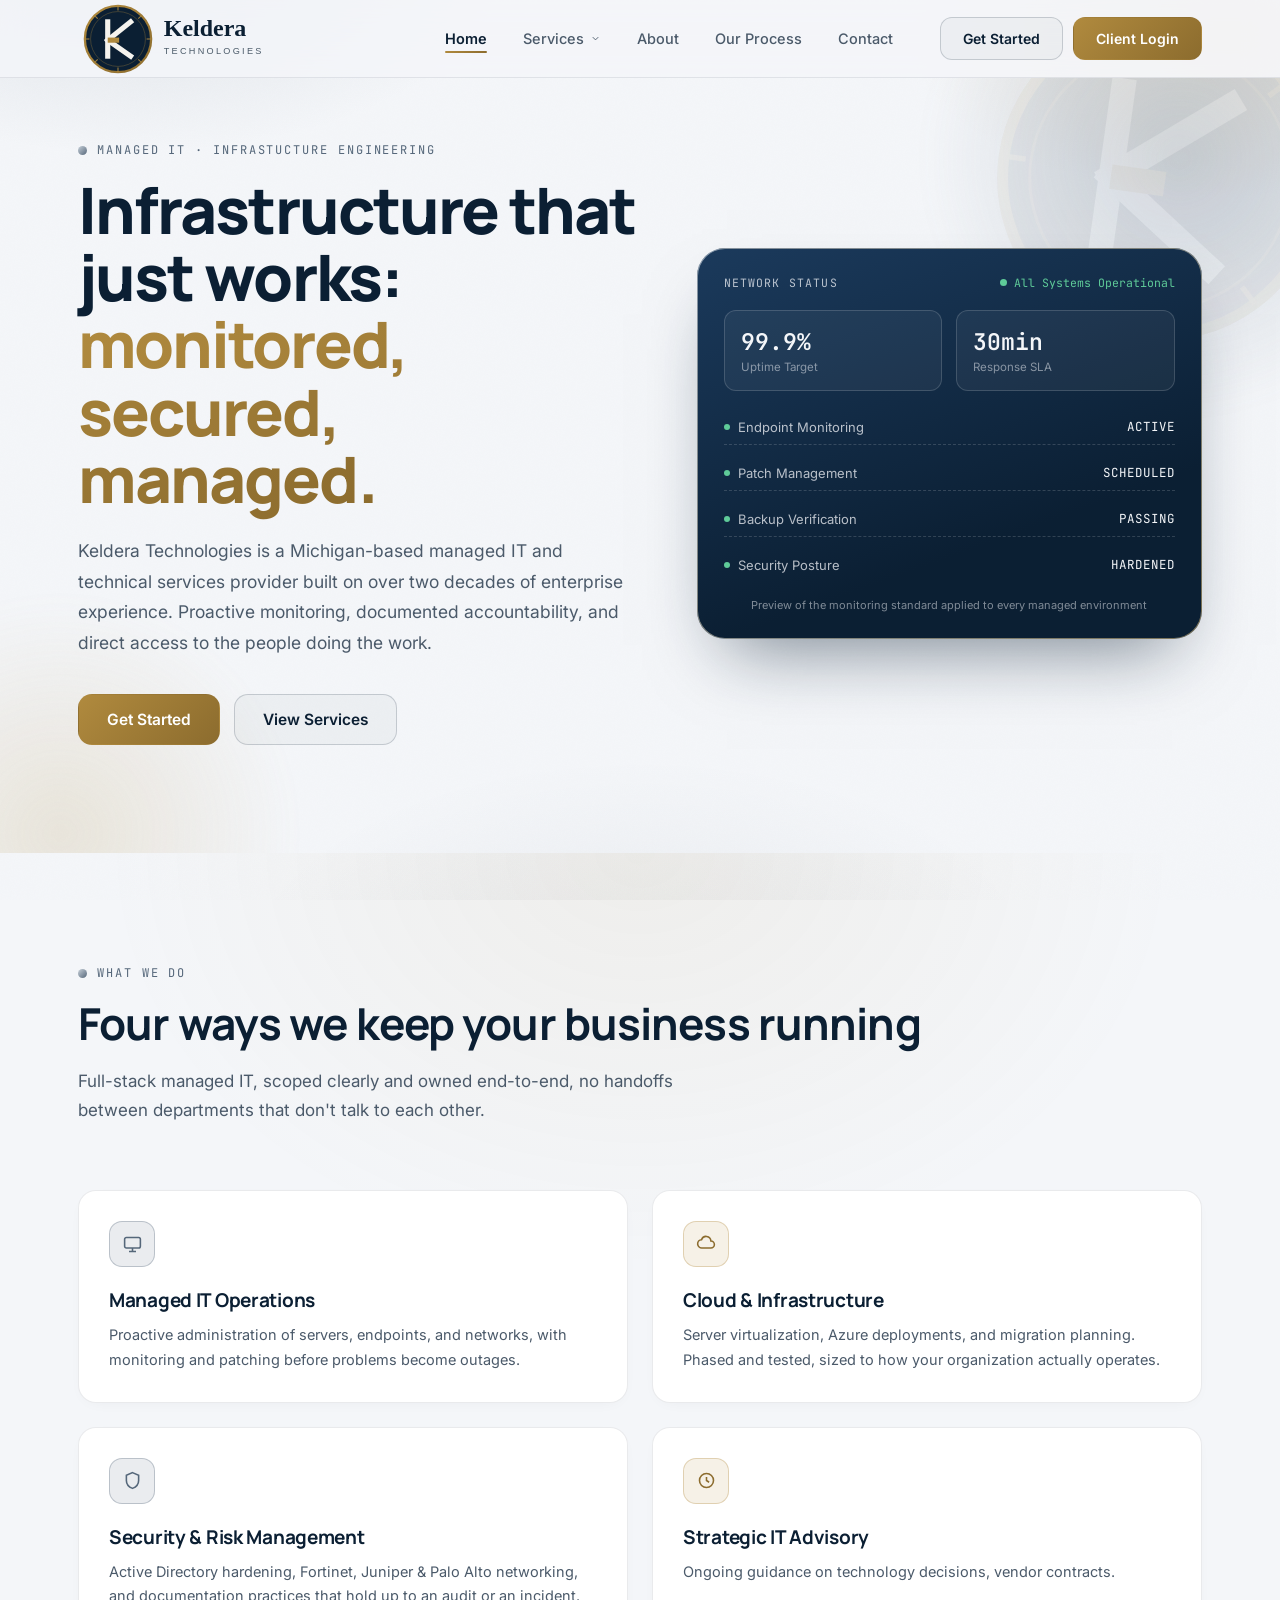
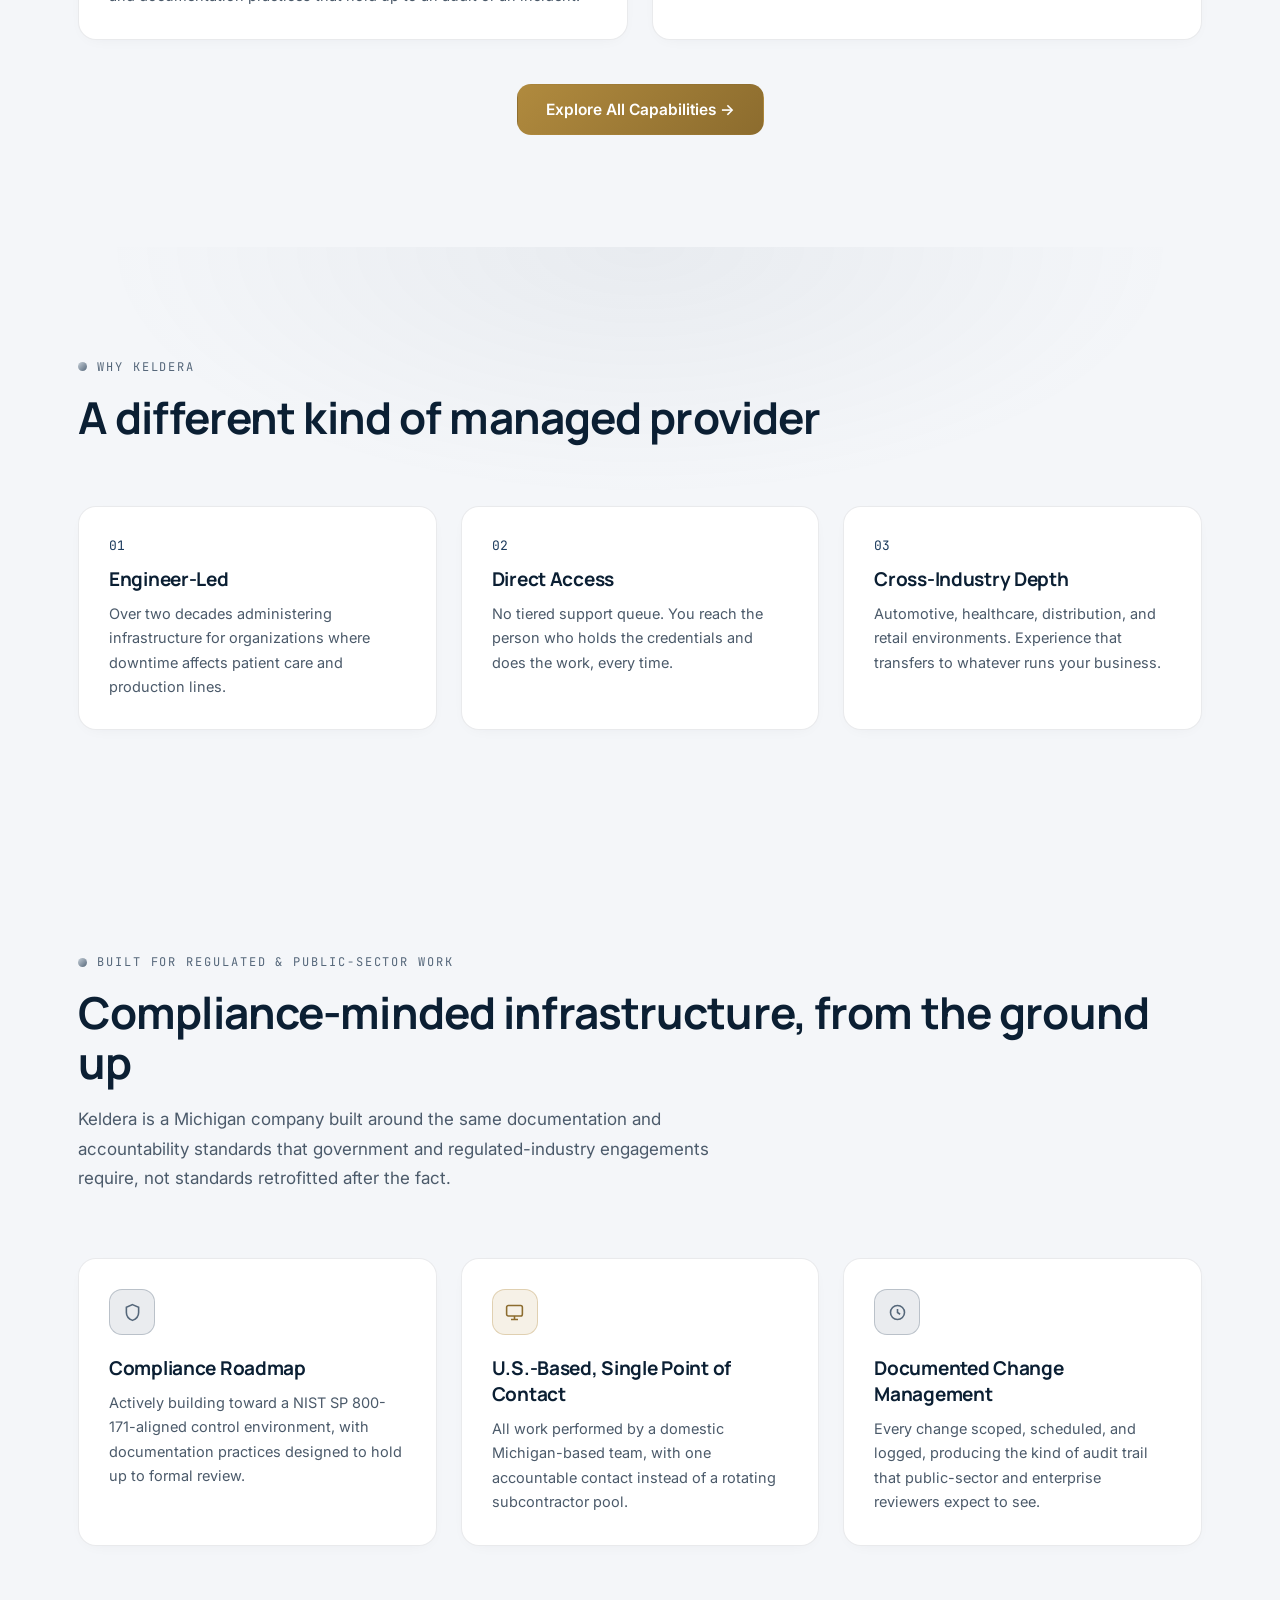
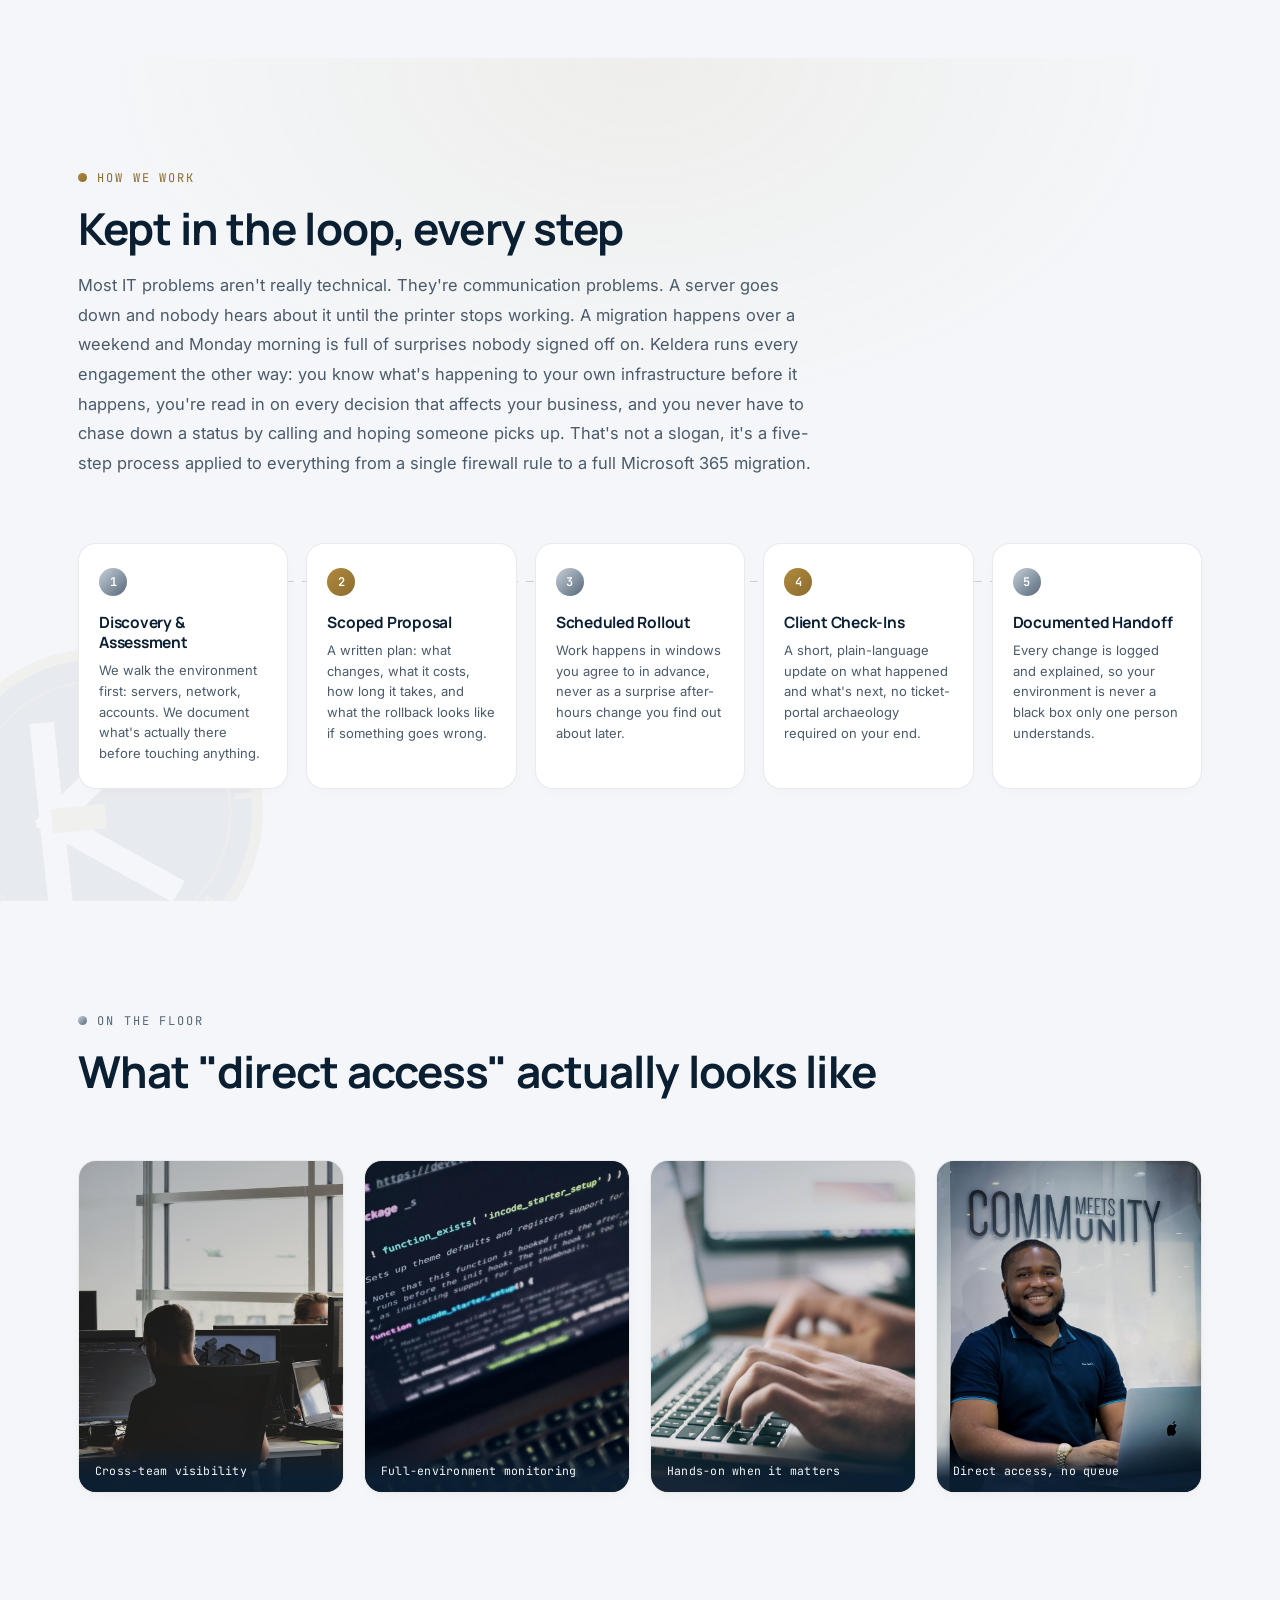
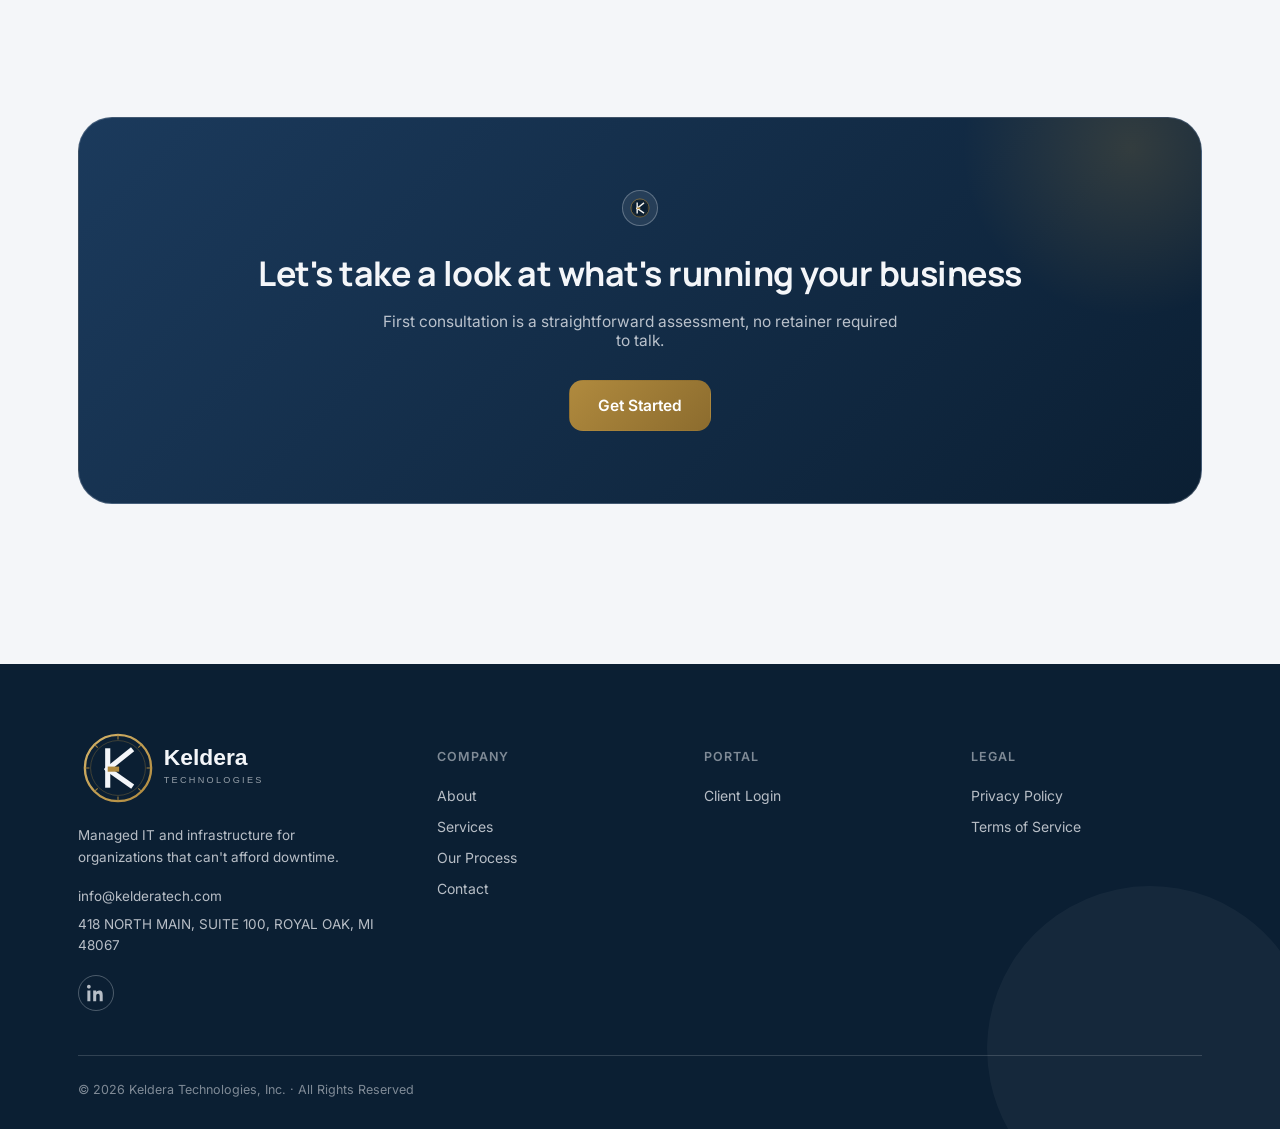
<file: index.html>
<!DOCTYPE html>
<html lang="en">
<head>
<meta charset="UTF-8">
<meta name="viewport" content="width=device-width, initial-scale=1.0">
 
<!-- ============== Primary SEO ============== -->
<title>Keldera Technologies | Managed IT & Government IT Services in Michigan</title>
<meta name="description" content="Keldera Technologies is a Michigan-based managed IT and infrastructure provider serving government, regulated-industry, and enterprise clients. Proactive monitoring, security, and compliance-minded IT support built on over two decades of experience.">
<meta name="robots" content="index, follow">
<meta name="theme-color" content="#0B1F33">
<link rel="canonical" href="https://www.kelderatech.com/">

<!-- ============== Open Graph (Facebook, LinkedIn, Slack, etc.) ============== -->
<meta property="og:type" content="website">
<meta property="og:url" content="https://www.kelderatech.com/">
<meta property="og:site_name" content="Keldera Technologies">
<meta property="og:title" content="Keldera Technologies | Managed IT & Government IT Services in Michigan">
<meta property="og:description" content="Michigan-based managed IT and infrastructure provider serving government, regulated-industry, and enterprise clients, with proactive monitoring, security, and compliance-minded IT support.">
<meta property="og:image" content="https://www.kelderatech.com/assets/img/og-social-share.png">
<meta property="og:image:width" content="1200">
<meta property="og:image:height" content="630">
<meta property="og:image:alt" content="Keldera Technologies, Managed IT and Infrastructure for Regulated and Public-Sector Environments">
<meta property="og:locale" content="en_US">

<!-- ============== Twitter / X Card ============== -->
<meta name="twitter:card" content="summary_large_image">
<meta name="twitter:title" content="Keldera Technologies | Managed IT & Government IT Services in Michigan">
<meta name="twitter:description" content="Michigan-based managed IT and infrastructure provider serving government, regulated-industry, and enterprise clients.">
<meta name="twitter:image" content="https://www.kelderatech.com/assets/img/og-social-share.png">
<meta name="twitter:image:alt" content="Keldera Technologies logo and tagline on a navy background">

<link rel="preconnect" href="https://fonts.googleapis.com">
<link rel="preconnect" href="https://fonts.gstatic.com" crossorigin>
<link href="https://fonts.googleapis.com/css2?family=Manrope:wght@500;600;700;800&family=Inter:wght@400;500;600;700&family=JetBrains+Mono:wght@400;500&display=swap" rel="stylesheet">
<link rel="icon" type="image/svg+xml" href="assets/img/favicon.svg">
<link rel="stylesheet" href="assets/style.css">

<!-- ============== Structured Data (Organization) ============== -->
<script type="application/ld+json">
{
  "@context": "https://schema.org",
  "@type": "Organization",
  "name": "Keldera Technologies, Inc.",
  "url": "https://www.kelderatech.com/",
  "logo": "https://www.kelderatech.com/assets/img/logo.svg",
  "image": "https://www.kelderatech.com/assets/img/og-social-share.png",
  "description": "Michigan-based managed IT and infrastructure provider serving government, regulated-industry, and enterprise clients.",
  "email": "info@kelderatech.com",
  "address": {
    "@type": "PostalAddress",
    "streetAddress": "[Street Address]",
    "addressLocality": "Detroit Metro Area",
    "addressRegion": "MI",
    "postalCode": "[ZIP]",
    "addressCountry": "US"
  },
  "sameAs": [
    "https://www.linkedin.com/company/keldera-technologies"
  ]
}
</script>
</head>
<body>

<header class="nav">
  <div class="nav-inner container">
    <a href="index.html" class="brand">
      <img src="assets/img/logo.svg" alt="Keldera Technologies" class="brand-logo">
    </a>
    <nav class="nav-links">
      <a href="index.html">Home</a>

      <div class="nav-item">
        <button class="dropdown-trigger" aria-haspopup="true" aria-expanded="false">
          Services
          <svg class="chev" viewBox="0 0 24 24" fill="none" stroke="currentColor" stroke-width="2"><path d="M6 9l6 6 6-6"/></svg>
        </button>
        <div class="dropdown-panel">
          <a href="services.html" class="dd-all">
            <div class="dd-icon"><svg viewBox="0 0 24 24" fill="none" stroke="currentColor" stroke-width="1.8"><rect x="3" y="4" width="18" height="12" rx="2"/><path d="M8 20h8M12 16v4"/></svg></div>
            <div><div class="dd-title">All Services</div><div class="dd-desc">The full overview of what we manage, end-to-end.</div></div>
          </a>
          <a href="services.html#virtualization">
            <div class="dd-icon"><svg viewBox="0 0 24 24" fill="none" stroke="currentColor" stroke-width="1.8"><rect x="2" y="3" width="20" height="14" rx="2"/><path d="M8 21h8M12 17v4"/></svg></div>
            <div><div class="dd-title">Server Virtualization</div><div class="dd-desc">VMware & Hyper-V, consolidated and resilient.</div></div>
          </a>
          <a href="services.html#m365">
            <div class="dd-icon"><svg viewBox="0 0 24 24" fill="none" stroke="currentColor" stroke-width="1.8"><path d="M4 13a5 5 0 0 1 5-5c.3-2.3 2.3-4 4.7-4a5 5 0 0 1 5 5 4 4 0 0 1-1 7.9H6a4 4 0 0 1-2-1.9z"/></svg></div>
            <div><div class="dd-title">Microsoft 365 Migration</div><div class="dd-desc">Mailboxes, files, and Teams moved cleanly.</div></div>
          </a>
          <a href="services.html#active-directory">
            <div class="dd-icon"><svg viewBox="0 0 24 24" fill="none" stroke="currentColor" stroke-width="1.8"><circle cx="9" cy="7" r="3"/><path d="M2 20c0-3 3-5 7-5s7 2 7 5"/><circle cx="18" cy="8" r="2.4"/><path d="M15.5 20c.3-2 2-3.4 4-3.4"/></svg></div>
            <div><div class="dd-title">Active Directory & Identity</div><div class="dd-desc">Accounts, policy, and access enforced consistently.</div></div>
          </a>
          <a href="services.html#azure">
            <div class="dd-icon"><svg viewBox="0 0 24 24" fill="none" stroke="currentColor" stroke-width="1.8"><path d="M13 3L4 15h6l-1 6 9-12h-6l1-6z"/></svg></div>
            <div><div class="dd-title">Azure Cloud</div><div class="dd-desc">Hybrid or cloud-native infrastructure that scales.</div></div>
          </a>
          <a href="services.html#networking">
            <div class="dd-icon"><svg viewBox="0 0 24 24" fill="none" stroke="currentColor" stroke-width="1.8"><circle cx="5" cy="6" r="2"/><circle cx="19" cy="6" r="2"/><circle cx="12" cy="18" r="2"/><path d="M5 8v4a2 2 0 0 0 2 2h3M19 8v4a2 2 0 0 1-2 2h-3M12 14v2"/></svg></div>
            <div><div class="dd-title">Networking & Security</div><div class="dd-desc">Fortinet, Juniper & Palo Alto segmented and monitored.</div></div>
          </a>
        </div>
      </div>

      <button class="mobile-sub-toggle">
        Services
        <svg class="chev" viewBox="0 0 24 24" fill="none" stroke="currentColor" stroke-width="2"><path d="M6 9l6 6 6-6"/></svg>
      </button>
      <div class="mobile-sub-panel">
        <a href="services.html">All Services</a>
        <a href="services.html#virtualization">Server Virtualization</a>
        <a href="services.html#m365">Microsoft 365 Migration</a>
        <a href="services.html#active-directory">Active Directory & Identity</a>
        <a href="services.html#azure">Azure Cloud</a>
        <a href="services.html#networking">Networking & Security</a>
      </div>

      <a href="about.html">About</a>
      <a href="index.html#process">Our Process</a>
      <a href="contact.html">Contact</a>
    </nav>
    <div class="nav-actions">
      <a href="contact.html" class="btn btn-ghost">Get Started</a>
      <a href="login.html" class="btn btn-grad">Client Login</a>
      <button class="nav-toggle" aria-label="Toggle menu" aria-expanded="false">
        <span class="bars"><span></span><span></span><span></span></span>
      </button>
    </div>
  </div>
</header>
<div class="nav-overlay"></div>

<main>
  <section class="hero wm-host">
    <img src="assets/img/favicon.svg" class="watermark wm-tr" alt="">
    <div class="container hero-grid">
      <div class="reveal in">
        <p class="eyebrow">Managed IT · Infrastucture Engineering</p>
        <h1 class="hero-title">Infrastructure that just works: <span class="grad-text">monitored, secured, managed.</span></h1>
        <p class="hero-sub">Keldera Technologies is a Michigan-based managed IT and technical services provider built on over two decades of enterprise experience. Proactive monitoring, documented accountability, and direct access to the people doing the work.</p>
        <div class="hero-ctas">
          <a href="contact.html" class="btn btn-grad btn-lg">Get Started</a>
          <a href="services.html" class="btn btn-ghost btn-lg">View Services</a>
        </div>
      </div>

      <div class="reveal in">
        <div class="status-card">
          <div class="status-head">
            <span class="status-title">Network Status</span>
            <span class="status-live"><span class="dot-live"></span>All Systems Operational</span>
          </div>
          <div class="status-grid">
            <div class="status-metric">
              <div class="num" data-count-to="99.9" data-decimals="1" data-suffix="%">0%</div>
              <div class="lbl">Uptime Target</div>
            </div>
            <div class="status-metric">
              <div class="num" data-count-to="30" data-suffix="min">0min</div>
              <div class="lbl">Response SLA</div>
            </div>
          </div>
          <div class="status-rows">
            <div class="status-row"><span class="name"><span class="mini-dot"></span>Endpoint Monitoring</span><span class="val">ACTIVE</span></div>
            <div class="status-row"><span class="name"><span class="mini-dot"></span>Patch Management</span><span class="val">SCHEDULED</span></div>
            <div class="status-row"><span class="name"><span class="mini-dot"></span>Backup Verification</span><span class="val">PASSING</span></div>
            <div class="status-row"><span class="name"><span class="mini-dot"></span>Security Posture</span><span class="val">HARDENED</span></div>
          </div>
          <p class="status-note">Preview of the monitoring standard applied to every managed environment</p>
        </div>
      </div>
    </div>
  </section>

  <section id="services" class="section-tint-azure">
    <div class="container">
      <div class="section-head reveal">
        <p class="eyebrow">What We Do</p>
        <h2 class="h-section">Four ways we keep your business running</h2>
        <p class="section-lead">Full-stack managed IT, scoped clearly and owned end-to-end, no handoffs between departments that don't talk to each other.</p>
      </div>
      <div class="grid-2">
        <div class="card reveal">
          <div class="card-icon"><svg viewBox="0 0 24 24" fill="none" stroke="currentColor" stroke-width="1.8"><rect x="3" y="4" width="18" height="12" rx="2"/><path d="M8 20h8M12 16v4"/></svg></div>
          <h3>Managed IT Operations</h3>
          <p>Proactive administration of servers, endpoints, and networks, with monitoring and patching before problems become outages.</p>
        </div>
        <div class="card reveal">
          <div class="card-icon"><svg viewBox="0 0 24 24" fill="none" stroke="currentColor" stroke-width="1.8"><path d="M17 16a4 4 0 0 0 0-8 5.5 5.5 0 0 0-10.7-1.5A4.5 4.5 0 0 0 7 16h10z"/></svg></div>
          <h3>Cloud & Infrastructure</h3>
          <p>Server virtualization, Azure deployments, and migration planning. Phased and tested, sized to how your organization actually operates.</p>
        </div>
        <div class="card reveal">
          <div class="card-icon"><svg viewBox="0 0 24 24" fill="none" stroke="currentColor" stroke-width="1.8"><path d="M12 3l7 3v6c0 4.5-3 7.5-7 9-4-1.5-7-4.5-7-9V6l7-3z"/></svg></div>
          <h3>Security & Risk Management</h3>
          <p>Active Directory hardening, Fortinet, Juniper & Palo Alto networking, and documentation practices that hold up to an audit or an incident.</p>
        </div>
        <div class="card reveal">
          <div class="card-icon"><svg viewBox="0 0 24 24" fill="none" stroke="currentColor" stroke-width="1.8"><circle cx="12" cy="12" r="8"/><path d="M12 8v4l3 2"/></svg></div>
          <h3>Strategic IT Advisory</h3>
          <p>Ongoing guidance on technology decisions, vendor contracts.</p>
        </div>
      </div>
      <div class="reveal" style="text-align:center; margin-top:44px;">
        <a href="services.html" class="btn btn-azure btn-lg">Explore All Capabilities →</a>
      </div>
    </div>
  </section>

  <section class="section-tint-silver">
    <div class="container">
      <div class="section-head reveal">
        <p class="eyebrow">Why Keldera</p>
        <h2 class="h-section">A different kind of managed provider</h2>
      </div>
      <div class="grid-3">
        <div class="card reveal">
          <span class="num">01</span>
          <h3>Engineer-Led</h3>
          <p>Over two decades administering infrastructure for organizations where downtime affects patient care and production lines.</p>
        </div>
        <div class="card reveal">
          <span class="num">02</span>
          <h3>Direct Access</h3>
          <p>No tiered support queue. You reach the person who holds the credentials and does the work, every time.</p>
        </div>
        <div class="card reveal">
          <span class="num">03</span>
          <h3>Cross-Industry Depth</h3>
          <p>Automotive, healthcare, distribution, and retail environments. Experience that transfers to whatever runs your business.</p>
        </div>
      </div>
    </div>
  </section>

  <section>
    <div class="container">
      <div class="section-head reveal">
        <p class="eyebrow">Built for Regulated & Public-Sector Work</p>
        <h2 class="h-section">Compliance-minded infrastructure, from the ground up</h2>
        <p class="section-lead">Keldera is a Michigan company built around the same documentation and accountability standards that government and regulated-industry engagements require, not standards retrofitted after the fact.</p>
      </div>
      <div class="grid-3">
        <div class="card reveal">
          <div class="card-icon"><svg viewBox="0 0 24 24" fill="none" stroke="currentColor" stroke-width="1.8"><path d="M12 3l7 3v6c0 4.5-3 7.5-7 9-4-1.5-7-4.5-7-9V6l7-3z"/></svg></div>
          <h3>Compliance Roadmap</h3>
          <p>Actively building toward a NIST SP 800-171-aligned control environment, with documentation practices designed to hold up to formal review.</p>
        </div>
        <div class="card reveal">
          <div class="card-icon"><svg viewBox="0 0 24 24" fill="none" stroke="currentColor" stroke-width="1.8"><rect x="3" y="4" width="18" height="12" rx="2"/><path d="M8 20h8M12 16v4"/></svg></div>
          <h3>U.S.-Based, Single Point of Contact</h3>
          <p>All work performed by a domestic Michigan-based team, with one accountable contact instead of a rotating subcontractor pool.</p>
        </div>
        <div class="card reveal">
          <div class="card-icon"><svg viewBox="0 0 24 24" fill="none" stroke="currentColor" stroke-width="1.8"><circle cx="12" cy="12" r="8"/><path d="M12 8v4l3 2"/></svg></div>
          <h3>Documented Change Management</h3>
          <p>Every change scoped, scheduled, and logged, producing the kind of audit trail that public-sector and enterprise reviewers expect to see.</p>
        </div>
      </div>
    </div>
  </section>

  <section id="process" class="section-tint-azure wm-host">
    <img src="assets/img/favicon.svg" class="watermark wm-bl" alt="">
    <div class="container">
      <div class="section-head reveal">
        <p class="eyebrow az">How We Work</p>
        <h2 class="h-section">Kept in the loop, every step</h2>
        <p class="process-intro">Most IT problems aren't really technical. They're communication problems. A server goes down and nobody hears about it until the printer stops working. A migration happens over a weekend and Monday morning is full of surprises nobody signed off on. Keldera runs every engagement the other way: you know what's happening to your own infrastructure before it happens, you're read in on every decision that affects your business, and you never have to chase down a status by calling and hoping someone picks up. That's not a slogan, it's a five-step process applied to everything from a single firewall rule to a full Microsoft 365 migration.</p>
      </div>

      <div class="process-grid reveal">
        <div class="process-connector"></div>
        <div class="process-step">
          <div class="process-num">1</div>
          <h4>Discovery & Assessment</h4>
          <p>We walk the environment first: servers, network, accounts. We document what's actually there before touching anything.</p>
        </div>
        <div class="process-step">
          <div class="process-num">2</div>
          <h4>Scoped Proposal</h4>
          <p>A written plan: what changes, what it costs, how long it takes, and what the rollback looks like if something goes wrong.</p>
        </div>
        <div class="process-step">
          <div class="process-num">3</div>
          <h4>Scheduled Rollout</h4>
          <p>Work happens in windows you agree to in advance, never as a surprise after-hours change you find out about later.</p>
        </div>
        <div class="process-step">
          <div class="process-num">4</div>
          <h4>Client Check-Ins</h4>
          <p>A short, plain-language update on what happened and what's next, no ticket-portal archaeology required on your end.</p>
        </div>
        <div class="process-step">
          <div class="process-num">5</div>
          <h4>Documented Handoff</h4>
          <p>Every change is logged and explained, so your environment is never a black box only one person understands.</p>
        </div>
      </div>
    </div>
  </section>

  <section>
    <div class="container">
      <div class="section-head reveal">
        <p class="eyebrow">On The Floor</p>
        <h2 class="h-section">What "direct access" actually looks like</h2>
      </div>
      <div class="photo-grid reveal">
        <div class="photo-card">
          <img src="assets/img/team-overhead.jpg" alt="Team working together across multiple screens in an open office">
          <span class="cap">Cross-team visibility</span>
        </div>
        <div class="photo-card">
          <img src="assets/img/desks-monitoring.jpg" alt="Engineers monitoring systems across several desks and laptops">
          <span class="cap">Full-environment monitoring</span>
        </div>
        <div class="photo-card">
          <img src="assets/img/hands-on-keyboard.jpg" alt="Close-up of hands typing on a laptop keyboard">
          <span class="cap">Hands-on when it matters</span>
        </div>
        <div class="photo-card">
          <img src="assets/img/direct-access.jpg" alt="Smiling IT professional working on a laptop">
          <span class="cap">Direct access, no queue</span>
        </div>
      </div>
    </div>
  </section>

  <section>
    <div class="container">
      <div class="cta-band reveal">
        <img src="assets/img/favicon.svg" class="seal-badge cta-seal" alt="">
        <h2>Let's take a look at what's running your business</h2>
        <p>First consultation is a straightforward assessment, no retainer required to talk.</p>
        <a href="contact.html" class="btn btn-grad btn-lg">Get Started</a>
      </div>
    </div>
  </section>
</main>

<footer>
  <img src="assets/img/favicon.svg" class="watermark wm-navy wm-br" alt="">
  <div class="container">
    <div class="footer-grid">
      <div class="footer-brand">
        <a href="index.html" class="brand">
          <img src="assets/img/logo-reversed.svg" alt="Keldera Technologies" class="brand-logo">
        </a>
        <p>Managed IT and infrastructure for organizations that can't afford downtime.</p>
        <div class="footer-contact">
          <a href="mailto:info@kelderatech.com">info@kelderatech.com</a>
          <span>418 NORTH MAIN, SUITE 100, ROYAL OAK, MI 48067</span>
        </div>
        <div class="social-row">
          <a href="https://www.linkedin.com/company/keldera-technologies" target="_blank" rel="noopener" aria-label="Keldera Technologies on LinkedIn" class="social-icon">
            <svg viewBox="0 0 24 24" fill="currentColor" width="18" height="18"><path d="M4.98 3.5C4.98 4.88 3.87 6 2.5 6S0 4.88 0 3.5 1.12 1 2.5 1s2.48 1.12 2.48 2.5zM.5 8.75h4V23h-4V8.75zM8.5 8.75h3.83v1.95h.05c.53-1 1.83-2.05 3.77-2.05 4.03 0 4.77 2.65 4.77 6.1V23h-4v-6.5c0-1.55-.03-3.55-2.17-3.55-2.17 0-2.5 1.7-2.5 3.44V23h-4V8.75z"/></svg>
          </a>
        </div>
      </div>
      <div class="footer-col">
        <h5>Company</h5>
        <a href="about.html">About</a>
        <a href="services.html">Services</a>
        <a href="index.html#process">Our Process</a>
        <a href="contact.html">Contact</a>
      </div>
      <div class="footer-col">
        <h5>Portal</h5>
        <a href="login.html">Client Login</a>
      </div>
      <div class="footer-col">
        <h5>Legal</h5>
        <a href="privacy.html">Privacy Policy</a>
        <a href="terms.html">Terms of Service</a>
      </div>
    </div>
    <div class="footer-bottom">
      <span>© 2026 Keldera Technologies, Inc. &middot; All Rights Reserved</span>

    </div>
  </div>
</footer>

<nav class="tabbar">
  <div class="tabbar-inner container" style="padding:0 8px;">
    <a href="index.html" class="tab"><svg viewBox="0 0 24 24" fill="none" stroke-width="1.8"><path d="M3 11l9-8 9 8M5 10v10h14V10"/></svg>Home</a>
    <a href="services.html" class="tab"><svg viewBox="0 0 24 24" fill="none" stroke-width="1.8"><rect x="4" y="4" width="7" height="7"/><rect x="13" y="4" width="7" height="7"/><rect x="4" y="13" width="7" height="7"/><rect x="13" y="13" width="7" height="7"/></svg>Services</a>
    <a href="about.html" class="tab"><svg viewBox="0 0 24 24" fill="none" stroke-width="1.8"><circle cx="12" cy="8" r="4"/><path d="M4 20c0-4 4-6 8-6s8 2 8 6"/></svg>About</a>
    <a href="contact.html" class="tab"><svg viewBox="0 0 24 24" fill="none" stroke-width="1.8"><path d="M4 6h16v12H4z"/><path d="M4 7l8 6 8-6"/></svg>Contact</a>
    <a href="login.html" class="tab"><svg viewBox="0 0 24 24" fill="none" stroke-width="1.8"><rect x="5" y="10" width="14" height="10" rx="2"/><path d="M8 10V7a4 4 0 0 1 8 0v3"/></svg>Login</a>
  </div>
</nav>

<script src="assets/script.js"></script>
</body>
</html>
</file>
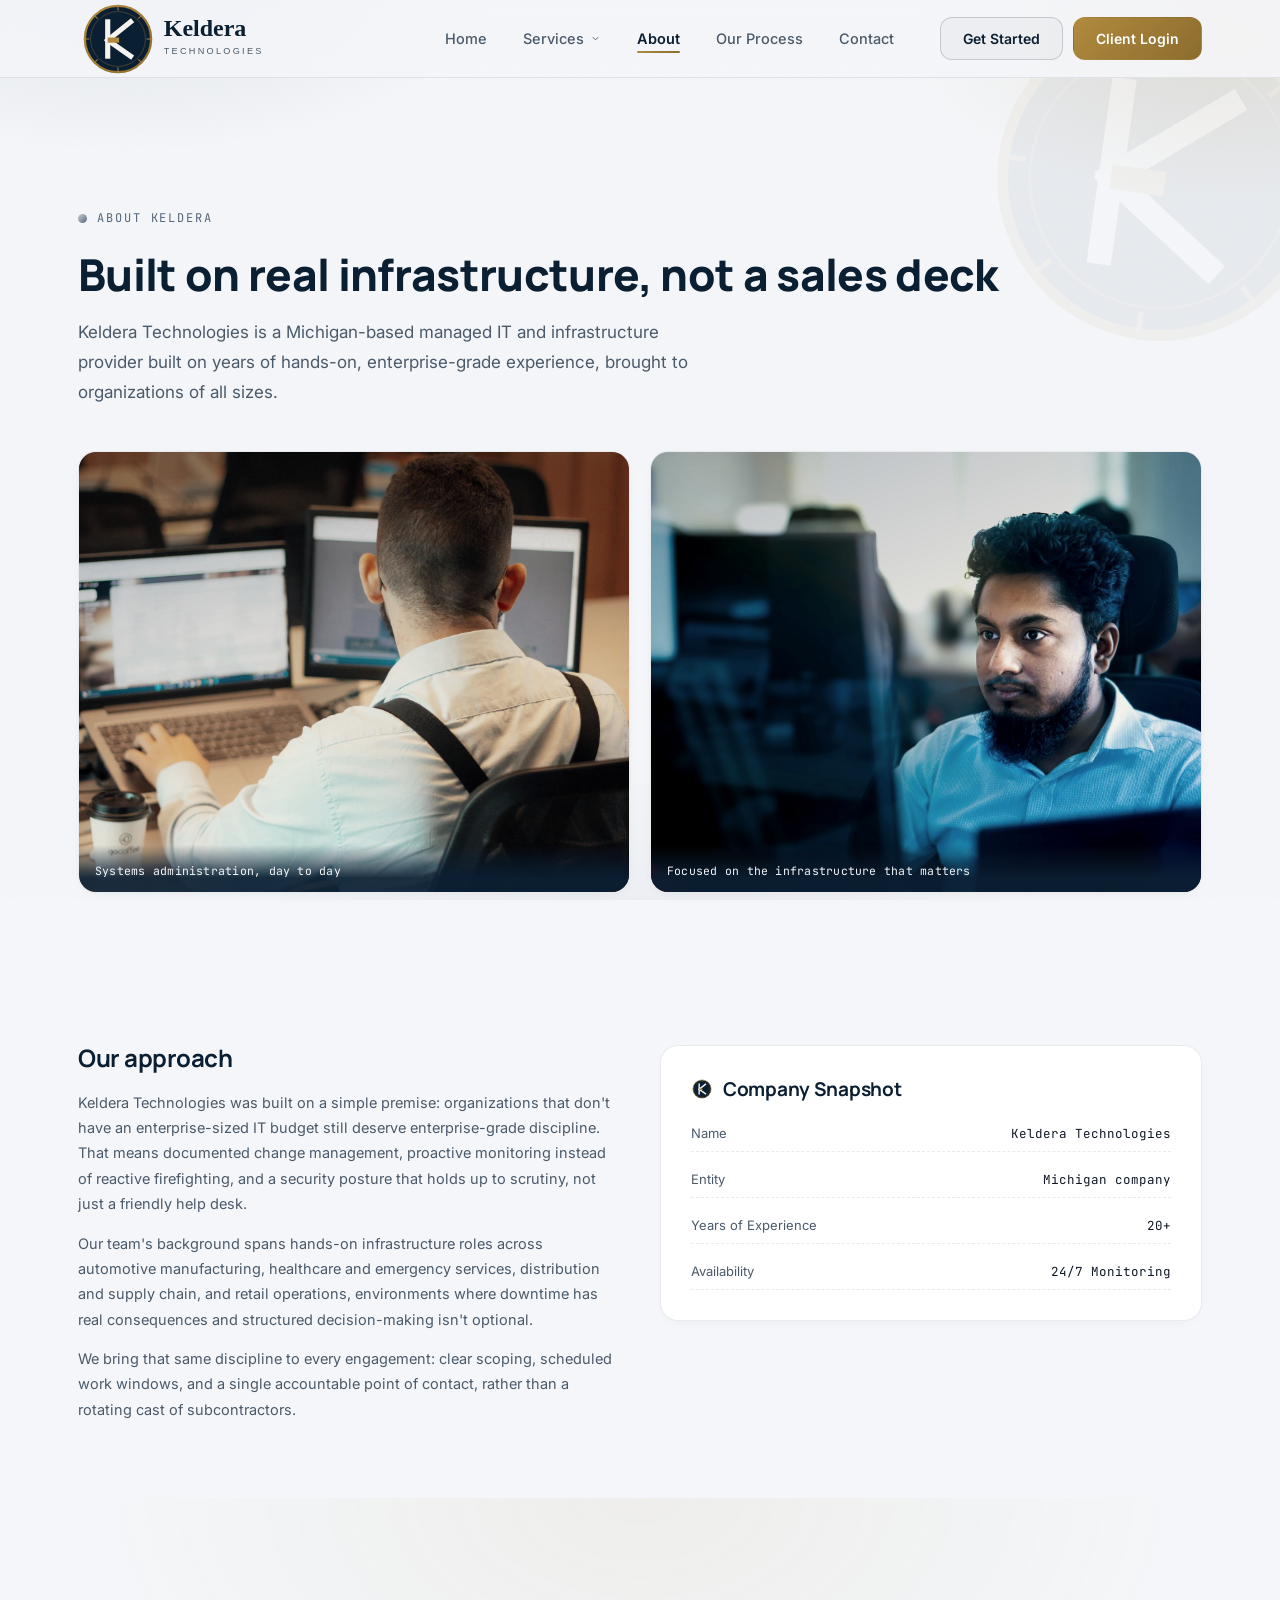
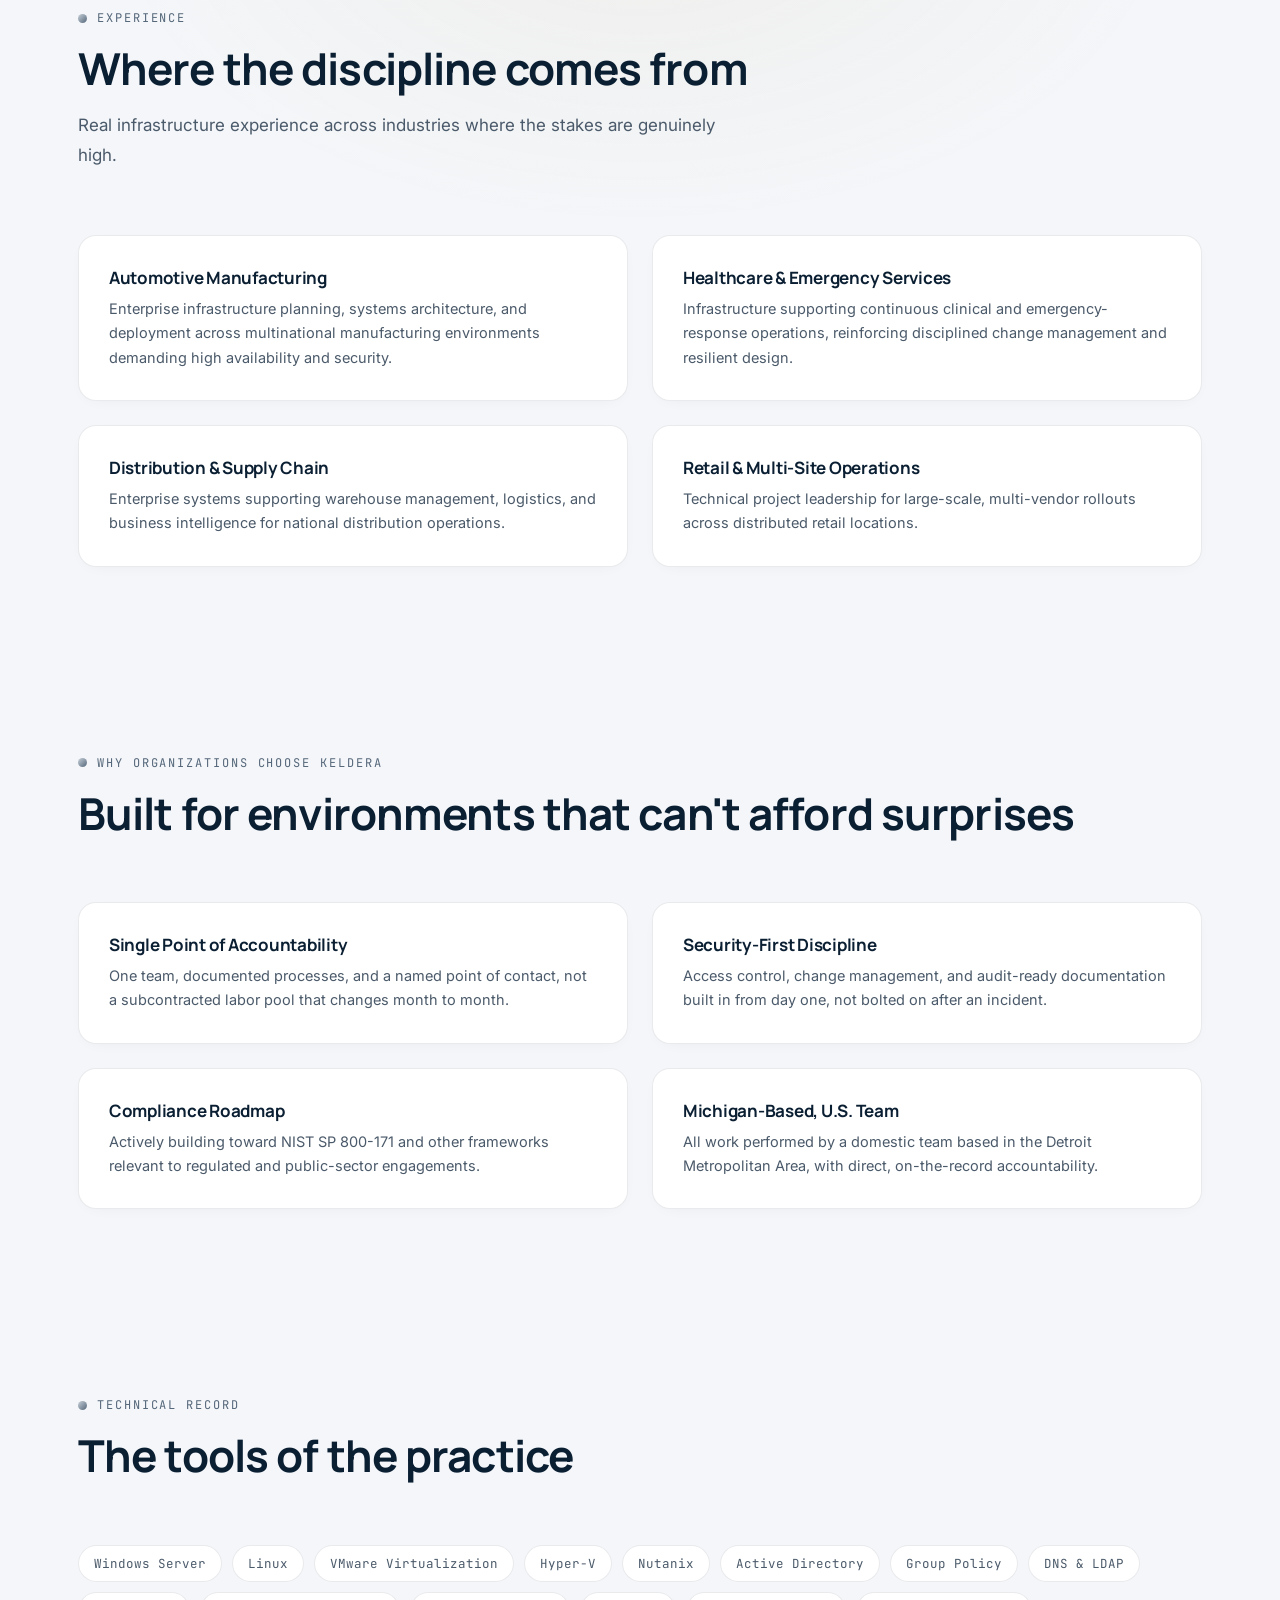
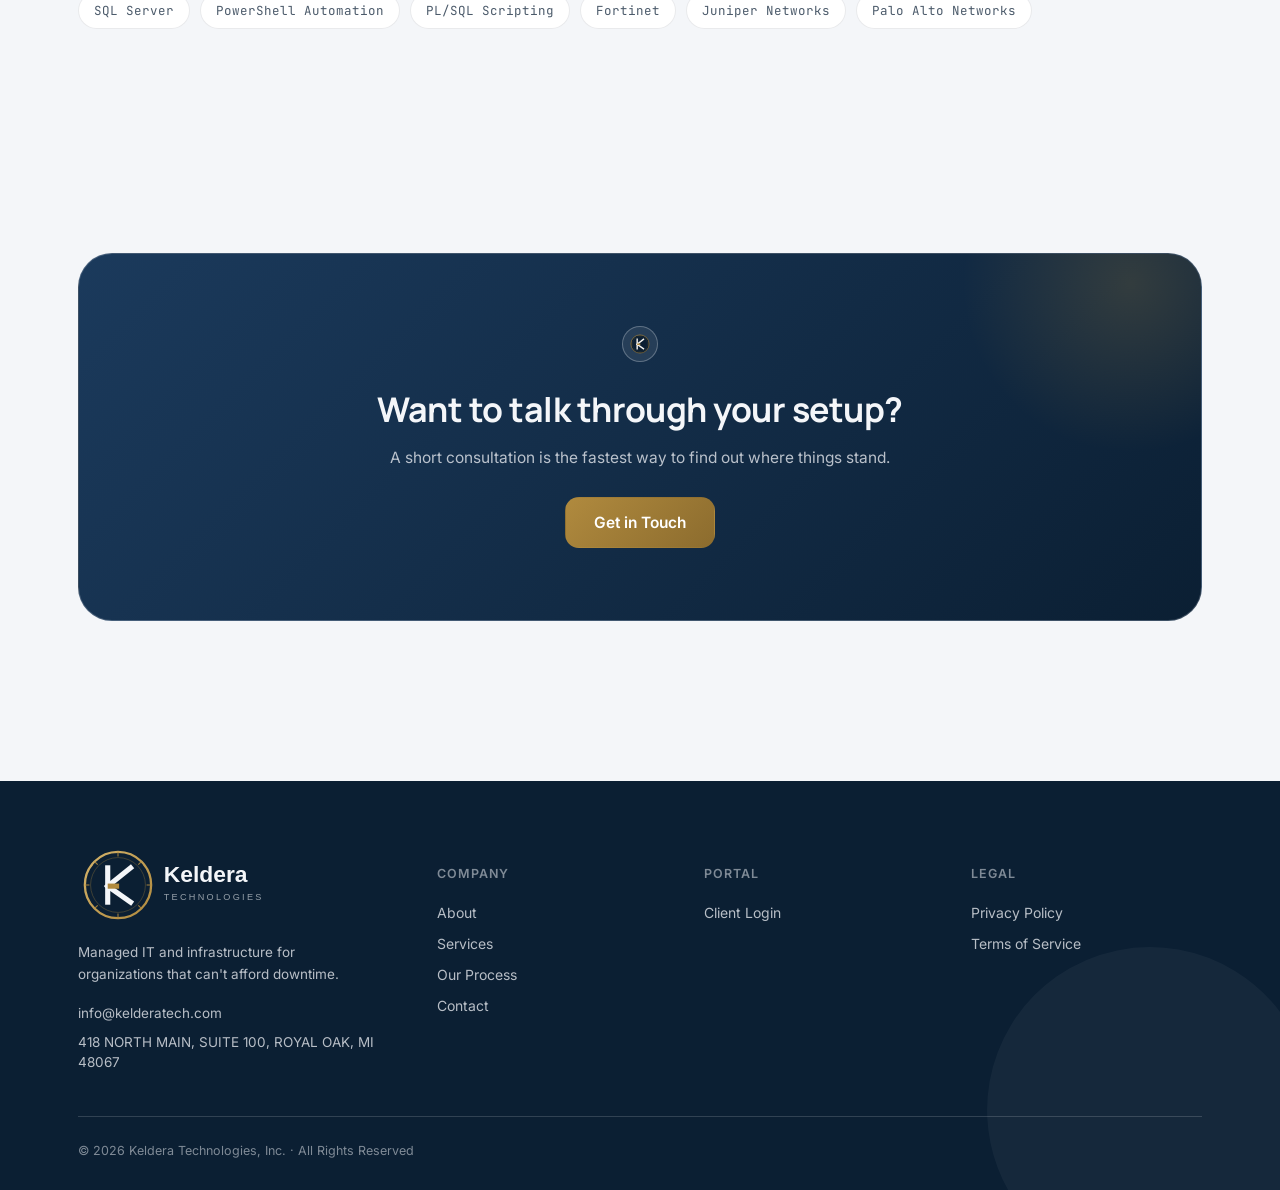
<file: about.html>
<!DOCTYPE html>
<html lang="en">
<head>
<meta charset="UTF-8">
<meta name="viewport" content="width=device-width, initial-scale=1.0">
<title>About | Keldera Technologies</title>
<meta name="description" content="Keldera Technologies is a Michigan-based managed IT and infrastructure provider built on years of hands-on experience across automotive, healthcare, distribution, and retail environments.">
<link rel="preconnect" href="https://fonts.googleapis.com">
<link rel="preconnect" href="https://fonts.gstatic.com" crossorigin>
<link href="https://fonts.googleapis.com/css2?family=Manrope:wght@500;600;700;800&family=Inter:wght@400;500;600;700&family=JetBrains+Mono:wght@400;500&display=swap" rel="stylesheet">
<link rel="icon" type="image/svg+xml" href="assets/img/favicon.svg">
<link rel="stylesheet" href="assets/style.css">
</head>
<body>

<header class="nav">
  <div class="nav-inner container">
    <a href="index.html" class="brand">
      <img src="assets/img/logo.svg" alt="Keldera Technologies" class="brand-logo">
    </a>
    <nav class="nav-links">
      <a href="index.html">Home</a>

      <div class="nav-item">
        <button class="dropdown-trigger" aria-haspopup="true" aria-expanded="false">
          Services
          <svg class="chev" viewBox="0 0 24 24" fill="none" stroke="currentColor" stroke-width="2"><path d="M6 9l6 6 6-6"/></svg>
        </button>
        <div class="dropdown-panel">
          <a href="services.html" class="dd-all">
            <div class="dd-icon"><svg viewBox="0 0 24 24" fill="none" stroke="currentColor" stroke-width="1.8"><rect x="3" y="4" width="18" height="12" rx="2"/><path d="M8 20h8M12 16v4"/></svg></div>
            <div><div class="dd-title">All Services</div><div class="dd-desc">The full overview of what we manage, end-to-end.</div></div>
          </a>
          <a href="services.html#virtualization">
            <div class="dd-icon"><svg viewBox="0 0 24 24" fill="none" stroke="currentColor" stroke-width="1.8"><rect x="2" y="3" width="20" height="14" rx="2"/><path d="M8 21h8M12 17v4"/></svg></div>
            <div><div class="dd-title">Server Virtualization</div><div class="dd-desc">VMware &amp; Hyper-V, consolidated and resilient.</div></div>
          </a>
          <a href="services.html#m365">
            <div class="dd-icon"><svg viewBox="0 0 24 24" fill="none" stroke="currentColor" stroke-width="1.8"><path d="M4 13a5 5 0 0 1 5-5c.3-2.3 2.3-4 4.7-4a5 5 0 0 1 5 5 4 4 0 0 1-1 7.9H6a4 4 0 0 1-2-1.9z"/></svg></div>
            <div><div class="dd-title">Microsoft 365 Migration</div><div class="dd-desc">Mailboxes, files, and Teams, moved clean.</div></div>
          </a>
          <a href="services.html#active-directory">
            <div class="dd-icon"><svg viewBox="0 0 24 24" fill="none" stroke="currentColor" stroke-width="1.8"><circle cx="9" cy="7" r="3"/><path d="M2 20c0-3 3-5 7-5s7 2 7 5"/><circle cx="18" cy="8" r="2.4"/><path d="M15.5 20c.3-2 2-3.4 4-3.4"/></svg></div>
            <div><div class="dd-title">Active Directory &amp; Identity</div><div class="dd-desc">Accounts, policy, and access, enforced consistently.</div></div>
          </a>
          <a href="services.html#azure">
            <div class="dd-icon"><svg viewBox="0 0 24 24" fill="none" stroke="currentColor" stroke-width="1.8"><path d="M13 3L4 15h6l-1 6 9-12h-6l1-6z"/></svg></div>
            <div><div class="dd-title">Azure Cloud</div><div class="dd-desc">Hybrid or cloud-native infrastructure that scales.</div></div>
          </a>
          <a href="services.html#networking">
            <div class="dd-icon"><svg viewBox="0 0 24 24" fill="none" stroke="currentColor" stroke-width="1.8"><circle cx="5" cy="6" r="2"/><circle cx="19" cy="6" r="2"/><circle cx="12" cy="18" r="2"/><path d="M5 8v4a2 2 0 0 0 2 2h3M19 8v4a2 2 0 0 1-2 2h-3M12 14v2"/></svg></div>
            <div><div class="dd-title">Networking &amp; Security</div><div class="dd-desc">Fortinet &amp; Juniper, segmented and monitored.</div></div>
          </a>
        </div>
      </div>

      <button class="mobile-sub-toggle">
        Services
        <svg class="chev" viewBox="0 0 24 24" fill="none" stroke="currentColor" stroke-width="2"><path d="M6 9l6 6 6-6"/></svg>
      </button>
      <div class="mobile-sub-panel">
        <a href="services.html">All Services</a>
        <a href="services.html#virtualization">Server Virtualization</a>
        <a href="services.html#m365">Microsoft 365 Migration</a>
        <a href="services.html#active-directory">Active Directory &amp; Identity</a>
        <a href="services.html#azure">Azure Cloud</a>
        <a href="services.html#networking">Networking &amp; Security</a>
      </div>

      <a href="about.html">About</a>
      <a href="index.html#process">Our Process</a>
      <a href="contact.html">Contact</a>
    </nav>
    <div class="nav-actions">
      <a href="contact.html" class="btn btn-ghost">Get Started</a>
      <a href="login.html" class="btn btn-grad">Client Login</a>
      <button class="nav-toggle" aria-label="Toggle menu" aria-expanded="false">
        <span class="bars"><span></span><span></span><span></span></span>
      </button>
    </div>
  </div>
</header>
<div class="nav-overlay"></div>

<main>
  <section class="simple-page wm-host" style="padding-bottom:0;">
    <img src="assets/img/favicon.svg" class="watermark wm-tr" alt="">
    <div class="container">
      <p class="eyebrow reveal in">About Keldera</p>
      <h1 class="reveal in">Built on real infrastructure, not a sales deck</h1>
      <p class="section-lead reveal in" style="margin-top:14px; margin-bottom:44px;">Keldera Technologies is a Michigan-based managed IT and infrastructure provider built on years of hands-on, enterprise-grade experience, brought to organizations of all sizes.</p>
    </div>
  </section>

  <section class="section-tight" style="padding-top:0;">
    <div class="container">
      <div class="photo-grid cols-2 reveal">
        <div class="photo-card">
          <img src="assets/img/eng-dual-monitors.jpg" alt="Engineer working across dual monitors and a laptop in an office">
          <span class="cap">Systems administration, day to day</span>
        </div>
        <div class="photo-card">
          <img src="assets/img/eng-focused.jpg" alt="Engineer focused on a monitor while working">
          <span class="cap">Focused on the infrastructure that matters</span>
        </div>
      </div>
    </div>
  </section>

  <section class="section-tight">
    <div class="container grid-2" style="align-items:start; gap:40px;">
      <div class="reveal">
        <h2 class="h-section" style="font-size:24px;">Our approach</h2>
        <p style="font-size:14.5px; line-height:1.75; color:var(--text-dim); margin-bottom:14px;">Keldera Technologies was built on a simple premise: organizations that don't have an enterprise-sized IT budget still deserve enterprise-grade discipline. That means documented change management, proactive monitoring instead of reactive firefighting, and a security posture that holds up to scrutiny, not just a friendly help desk.</p>
        <p style="font-size:14.5px; line-height:1.75; color:var(--text-dim); margin-bottom:14px;">Our team's background spans hands-on infrastructure roles across automotive manufacturing, healthcare and emergency services, distribution and supply chain, and retail operations, environments where downtime has real consequences and structured decision-making isn't optional.</p>
        <p style="font-size:14.5px; line-height:1.75; color:var(--text-dim);">We bring that same discipline to every engagement: clear scoping, scheduled work windows, and a single accountable point of contact, rather than a rotating cast of subcontractors.</p>
      </div>
      <div class="reveal">
        <div class="card">
          <h3 style="margin-bottom:14px; display:flex; align-items:center; gap:10px;"><img src="assets/img/favicon.svg" alt="" style="width:22px;height:22px;">Company Snapshot</h3>
          <div class="status-rows">
            <div class="status-row"><span class="name">Name</span><span class="val">Keldera Technologies</span></div>
            <div class="status-row"><span class="name">Entity</span><span class="val">Michigan company</span></div>
            <div class="status-row"><span class="name">Years of Experience</span><span class="val">20+</span></div>
            <div class="status-row"><span class="name">Availability</span><span class="val">24/7 Monitoring</span></div>
          </div>
        </div>
      </div>
    </div>
  </section>

  <section class="section-tint-azure">
    <div class="container">
      <div class="section-head reveal">
        <p class="eyebrow">Experience</p>
        <h2 class="h-section">Where the discipline comes from</h2>
        <p class="section-lead">Real infrastructure experience across industries where the stakes are genuinely high.</p>
      </div>
      <div class="grid-2" style="gap:24px;">
        <div class="card reveal">
          <h3 style="font-size:17px; margin-bottom:8px;">Automotive Manufacturing</h3>
          <p>Enterprise infrastructure planning, systems architecture, and deployment across multinational manufacturing environments demanding high availability and security.</p>
        </div>
        <div class="card reveal">
          <h3 style="font-size:17px; margin-bottom:8px;">Healthcare &amp; Emergency Services</h3>
          <p>Infrastructure supporting continuous clinical and emergency-response operations, reinforcing disciplined change management and resilient design.</p>
        </div>
        <div class="card reveal">
          <h3 style="font-size:17px; margin-bottom:8px;">Distribution &amp; Supply Chain</h3>
          <p>Enterprise systems supporting warehouse management, logistics, and business intelligence for national distribution operations.</p>
        </div>
        <div class="card reveal">
          <h3 style="font-size:17px; margin-bottom:8px;">Retail &amp; Multi-Site Operations</h3>
          <p>Technical project leadership for large-scale, multi-vendor rollouts across distributed retail locations.</p>
        </div>
      </div>
    </div>
  </section>

  <section class="section-tight">
    <div class="container">
      <div class="section-head reveal">
        <p class="eyebrow">Why Organizations Choose Keldera</p>
        <h2 class="h-section">Built for environments that can't afford surprises</h2>
      </div>
      <div class="grid-2" style="gap:24px;">
        <div class="card reveal">
          <h3 style="font-size:17px; margin-bottom:8px;">Single Point of Accountability</h3>
          <p>One team, documented processes, and a named point of contact, not a subcontracted labor pool that changes month to month.</p>
        </div>
        <div class="card reveal">
          <h3 style="font-size:17px; margin-bottom:8px;">Security-First Discipline</h3>
          <p>Access control, change management, and audit-ready documentation built in from day one, not bolted on after an incident.</p>
        </div>
        <div class="card reveal">
          <h3 style="font-size:17px; margin-bottom:8px;">Compliance Roadmap</h3>
          <p>Actively building toward NIST SP 800-171 and other frameworks relevant to regulated and public-sector engagements.</p>
        </div>
        <div class="card reveal">
          <h3 style="font-size:17px; margin-bottom:8px;">Michigan-Based, U.S. Team</h3>
          <p>All work performed by a domestic team based in the Detroit Metropolitan Area, with direct, on-the-record accountability.</p>
        </div>
      </div>
    </div>
  </section>

  <section>
    <div class="container">
      <div class="section-head reveal">
        <p class="eyebrow">Technical Record</p>
        <h2 class="h-section">The tools of the practice</h2>
      </div>
      <div class="pill-grid reveal">
        <span class="pill">Windows Server</span>
        <span class="pill">Linux</span>
        <span class="pill">VMware Virtualization</span>
        <span class="pill">Hyper-V</span>
        <span class="pill">Nutanix</span>
        <span class="pill">Active Directory</span>
        <span class="pill">Group Policy</span>
        <span class="pill">DNS & LDAP</span>
        <span class="pill">SQL Server</span>
        <span class="pill">PowerShell Automation</span>
        <span class="pill">PL/SQL Scripting</span>
        <span class="pill">Fortinet</span>
        <span class="pill">Juniper Networks</span>
        <span class="pill">Palo Alto Networks</span>
      </div>
    </div>
  </section>

  <section>
    <div class="container">
      <div class="cta-band reveal">
        <img src="assets/img/favicon.svg" class="seal-badge cta-seal" alt="">
        <h2>Want to talk through your setup?</h2>
        <p>A short consultation is the fastest way to find out where things stand.</p>
        <a href="contact.html" class="btn btn-grad btn-lg">Get in Touch</a>
      </div>
    </div>
  </section>
</main>

<footer>
  <img src="assets/img/favicon.svg" class="watermark wm-navy wm-br" alt="">
  <div class="container">
    <div class="footer-grid">
      <div class="footer-brand">
        <a href="index.html" class="brand">
          <img src="assets/img/logo-reversed.svg" alt="Keldera Technologies" class="brand-logo">
        </a>
        <p>Managed IT and infrastructure for organizations that can't afford downtime.</p>
        <div class="footer-contact">
          <a href="mailto:info@kelderatech.com">info@kelderatech.com</a>
          <span>418 NORTH MAIN, SUITE 100, ROYAL OAK, MI 48067</span>
        </div>
<!--         <div class="social-row">
          <a href="https://www.linkedin.com/company/keldera-technologies" target="_blank" rel="noopener" aria-label="Keldera Technologies on LinkedIn" class="social-icon">
            <svg viewBox="0 0 24 24" fill="currentColor" width="18" height="18"><path d="M4.98 3.5C4.98 4.88 3.87 6 2.5 6S0 4.88 0 3.5 1.12 1 2.5 1s2.48 1.12 2.48 2.5zM.5 8.75h4V23h-4V8.75zM8.5 8.75h3.83v1.95h.05c.53-1 1.83-2.05 3.77-2.05 4.03 0 4.77 2.65 4.77 6.1V23h-4v-6.5c0-1.55-.03-3.55-2.17-3.55-2.17 0-2.5 1.7-2.5 3.44V23h-4V8.75z"/></svg>
          </a>
        </div>  -->
      </div>
      <div class="footer-col">
        <h5>Company</h5>
        <a href="about.html">About</a>
        <a href="services.html">Services</a>
        <a href="index.html#process">Our Process</a>
        <a href="contact.html">Contact</a>
      </div>
      <div class="footer-col">
        <h5>Portal</h5>
        <a href="login.html">Client Login</a>
      </div>
      <div class="footer-col">
        <h5>Legal</h5>
        <a href="privacy.html">Privacy Policy</a>
        <a href="terms.html">Terms of Service</a>
      </div>
    </div>
    <div class="footer-bottom">
      <span>© 2026 Keldera Technologies, Inc. &middot; All Rights Reserved</span>
      
    </div>
  </div>
</footer>

<nav class="tabbar">
  <div class="tabbar-inner container" style="padding:0 8px;">
    <a href="index.html" class="tab"><svg viewBox="0 0 24 24" fill="none" stroke-width="1.8"><path d="M3 11l9-8 9 8M5 10v10h14V10"/></svg>Home</a>
    <a href="services.html" class="tab"><svg viewBox="0 0 24 24" fill="none" stroke-width="1.8"><rect x="4" y="4" width="7" height="7"/><rect x="13" y="4" width="7" height="7"/><rect x="4" y="13" width="7" height="7"/><rect x="13" y="13" width="7" height="7"/></svg>Services</a>
    <a href="about.html" class="tab"><svg viewBox="0 0 24 24" fill="none" stroke-width="1.8"><circle cx="12" cy="8" r="4"/><path d="M4 20c0-4 4-6 8-6s8 2 8 6"/></svg>About</a>
    <a href="contact.html" class="tab"><svg viewBox="0 0 24 24" fill="none" stroke-width="1.8"><path d="M4 6h16v12H4z"/><path d="M4 7l8 6 8-6"/></svg>Contact</a>
    <a href="login.html" class="tab"><svg viewBox="0 0 24 24" fill="none" stroke-width="1.8"><rect x="5" y="10" width="14" height="10" rx="2"/><path d="M8 10V7a4 4 0 0 1 8 0v3"/></svg>Login</a>
  </div>
</nav>

<script src="assets/script.js"></script>
</body>
</html>
</file>
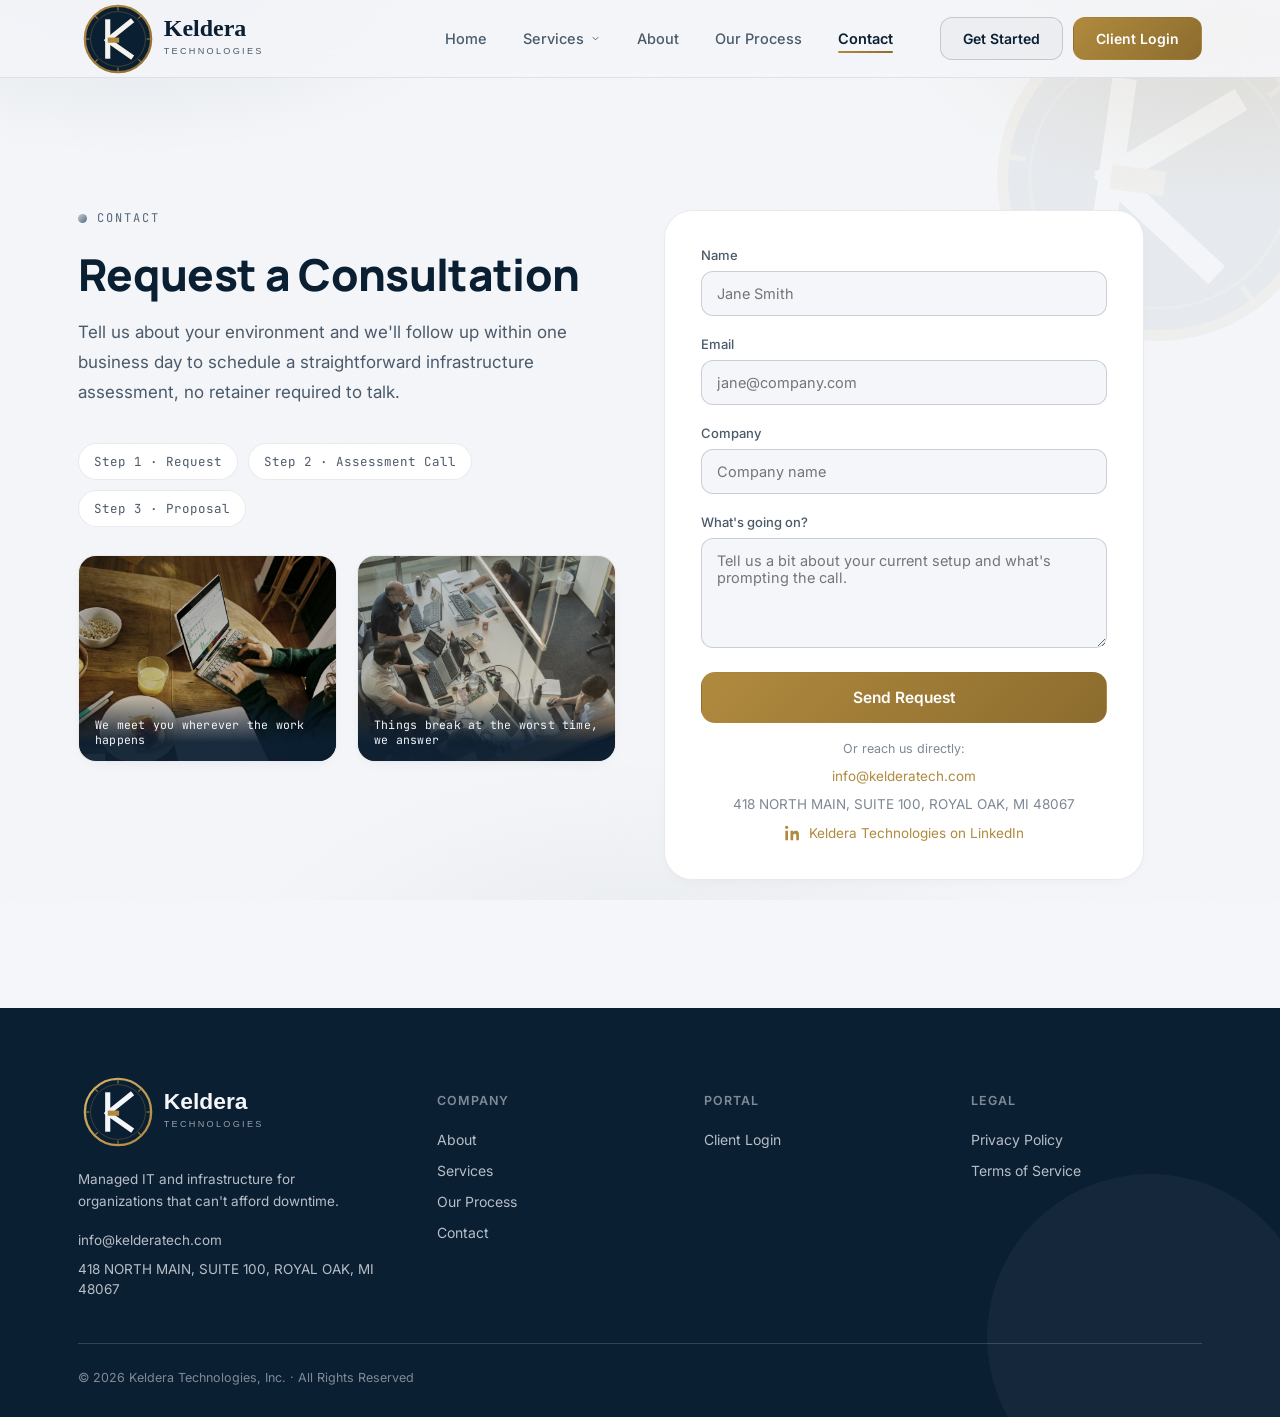
<file: contact.html>
<!DOCTYPE html>
<html lang="en">
<head>
<meta charset="UTF-8">
<meta name="viewport" content="width=device-width, initial-scale=1.0">
<title>Contact | Keldera Technologies</title>
<meta name="description" content="Get in touch with Keldera Technologies for a straightforward IT infrastructure assessment.">
<link rel="preconnect" href="https://fonts.googleapis.com">
<link rel="preconnect" href="https://fonts.gstatic.com" crossorigin>
<link href="https://fonts.googleapis.com/css2?family=Manrope:wght@500;600;700;800&family=Inter:wght@400;500;600;700&family=JetBrains+Mono:wght@400;500&display=swap" rel="stylesheet">
<link rel="icon" type="image/svg+xml" href="assets/img/favicon.svg">
<link rel="stylesheet" href="assets/style.css">
</head>
<body>

<header class="nav">
  <div class="nav-inner container">
    <a href="index.html" class="brand">
      <img src="assets/img/logo.svg" alt="Keldera Technologies" class="brand-logo">
    </a>
    <nav class="nav-links">
      <a href="index.html">Home</a>

      <div class="nav-item">
        <button class="dropdown-trigger" aria-haspopup="true" aria-expanded="false">
          Services
          <svg class="chev" viewBox="0 0 24 24" fill="none" stroke="currentColor" stroke-width="2"><path d="M6 9l6 6 6-6"/></svg>
        </button>
        <div class="dropdown-panel">
          <a href="services.html" class="dd-all">
            <div class="dd-icon"><svg viewBox="0 0 24 24" fill="none" stroke="currentColor" stroke-width="1.8"><rect x="3" y="4" width="18" height="12" rx="2"/><path d="M8 20h8M12 16v4"/></svg></div>
            <div><div class="dd-title">All Services</div><div class="dd-desc">The full overview of what we manage, end to end.</div></div>
          </a>
          <a href="services.html#virtualization">
            <div class="dd-icon"><svg viewBox="0 0 24 24" fill="none" stroke="currentColor" stroke-width="1.8"><rect x="2" y="3" width="20" height="14" rx="2"/><path d="M8 21h8M12 17v4"/></svg></div>
            <div><div class="dd-title">Server Virtualization</div><div class="dd-desc">VMware &amp; Hyper-V, consolidated and resilient.</div></div>
          </a>
          <a href="services.html#m365">
            <div class="dd-icon"><svg viewBox="0 0 24 24" fill="none" stroke="currentColor" stroke-width="1.8"><path d="M4 13a5 5 0 0 1 5-5c.3-2.3 2.3-4 4.7-4a5 5 0 0 1 5 5 4 4 0 0 1-1 7.9H6a4 4 0 0 1-2-1.9z"/></svg></div>
            <div><div class="dd-title">Microsoft 365 Migration</div><div class="dd-desc">Mailboxes, files, and Teams, moved clean.</div></div>
          </a>
          <a href="services.html#active-directory">
            <div class="dd-icon"><svg viewBox="0 0 24 24" fill="none" stroke="currentColor" stroke-width="1.8"><circle cx="9" cy="7" r="3"/><path d="M2 20c0-3 3-5 7-5s7 2 7 5"/><circle cx="18" cy="8" r="2.4"/><path d="M15.5 20c.3-2 2-3.4 4-3.4"/></svg></div>
            <div><div class="dd-title">Active Directory &amp; Identity</div><div class="dd-desc">Accounts, policy, and access, enforced consistently.</div></div>
          </a>
          <a href="services.html#azure">
            <div class="dd-icon"><svg viewBox="0 0 24 24" fill="none" stroke="currentColor" stroke-width="1.8"><path d="M13 3L4 15h6l-1 6 9-12h-6l1-6z"/></svg></div>
            <div><div class="dd-title">Azure Cloud</div><div class="dd-desc">Hybrid or cloud-native infrastructure that scales.</div></div>
          </a>
          <a href="services.html#networking">
            <div class="dd-icon"><svg viewBox="0 0 24 24" fill="none" stroke="currentColor" stroke-width="1.8"><circle cx="5" cy="6" r="2"/><circle cx="19" cy="6" r="2"/><circle cx="12" cy="18" r="2"/><path d="M5 8v4a2 2 0 0 0 2 2h3M19 8v4a2 2 0 0 1-2 2h-3M12 14v2"/></svg></div>
            <div><div class="dd-title">Networking &amp; Security</div><div class="dd-desc">Fortinet &amp; Juniper, segmented and monitored.</div></div>
          </a>
        </div>
      </div>

      <button class="mobile-sub-toggle">
        Services
        <svg class="chev" viewBox="0 0 24 24" fill="none" stroke="currentColor" stroke-width="2"><path d="M6 9l6 6 6-6"/></svg>
      </button>
      <div class="mobile-sub-panel">
        <a href="services.html">All Services</a>
        <a href="services.html#virtualization">Server Virtualization</a>
        <a href="services.html#m365">Microsoft 365 Migration</a>
        <a href="services.html#active-directory">Active Directory &amp; Identity</a>
        <a href="services.html#azure">Azure Cloud</a>
        <a href="services.html#networking">Networking &amp; Security</a>
      </div>

      <a href="about.html">About</a>
      <a href="index.html#process">Our Process</a>
      <a href="contact.html">Contact</a>
    </nav>
    <div class="nav-actions">
      <a href="contact.html" class="btn btn-ghost">Get Started</a>
      <a href="login.html" class="btn btn-grad">Client Login</a>
      <button class="nav-toggle" aria-label="Toggle menu" aria-expanded="false">
        <span class="bars"><span></span><span></span><span></span></span>
      </button>
    </div>
  </div>
</header>
<div class="nav-overlay"></div>

<main>
  <section class="simple-page wm-host" style="padding-bottom:80px;">
    <img src="assets/img/favicon.svg" class="watermark wm-tr" alt="">
    <div class="container grid-2" style="gap:48px; align-items:start;">
      <div class="reveal in">
        <p class="eyebrow">Contact</p>
        <h1>Request a Consultation</h1>
        <p class="section-lead" style="margin-top:14px; margin-bottom:36px;">Tell us about your environment and we'll follow up within one business day to schedule a straightforward infrastructure assessment, no retainer required to talk.</p>

        <div class="pill-grid" style="margin-bottom:28px;">
          <span class="pill">Step 1 · Request</span>
          <span class="pill">Step 2 · Assessment Call</span>
          <span class="pill">Step 3 · Proposal</span>
        </div>

        <div class="photo-grid cols-2">
          <div class="photo-card">
            <img src="assets/img/remote-workspace.jpg" alt="Person working from a home office setup">
            <span class="cap">We meet you wherever the work happens</span>
          </div>
          <div class="photo-card">
            <img src="assets/img/before-keldera.jpg" alt="Frustrated IT worker looking at a monitor">
            <span class="cap">Things break at the worst time, we answer</span>
          </div>
        </div>
      </div>

      <div class="reveal in">
        <div class="form-card">
          <form id="contact-form">
            <div class="field">
              <label for="name">Name</label>
              <input type="text" id="name" name="name" required placeholder="Jane Smith">
            </div>
            <div class="field">
              <label for="email">Email</label>
              <input type="email" id="email" name="email" required placeholder="jane@company.com">
            </div>
            <div class="field">
              <label for="company">Company</label>
              <input type="text" id="company" name="company" placeholder="Company name">
            </div>
            <div class="field">
              <label for="message">What's going on?</label>
              <textarea id="message" name="message" required placeholder="Tell us a bit about your current setup and what's prompting the call."></textarea>
            </div>
            <button type="submit" class="btn btn-grad btn-block btn-lg">Send Request</button>
            <p id="form-status" class="form-status"></p>
          </form>
          <p class="form-note">Or reach us directly:</p>
          <div class="footer-contact" style="align-items:center; margin-top:10px;">
            <a href="mailto:info@kelderatech.com" style="color:var(--grad-2);">info@kelderatech.com</a>
            <span style="color:var(--text-faint);">418 NORTH MAIN, SUITE 100, ROYAL OAK, MI 48067</span>
            <a href="https://www.linkedin.com/company/keldera-technologies" target="_blank" rel="noopener" style="display:inline-flex; align-items:center; gap:8px; color:var(--grad-2);">
              <svg viewBox="0 0 24 24" fill="currentColor" width="16" height="16"><path d="M4.98 3.5C4.98 4.88 3.87 6 2.5 6S0 4.88 0 3.5 1.12 1 2.5 1s2.48 1.12 2.48 2.5zM.5 8.75h4V23h-4V8.75zM8.5 8.75h3.83v1.95h.05c.53-1 1.83-2.05 3.77-2.05 4.03 0 4.77 2.65 4.77 6.1V23h-4v-6.5c0-1.55-.03-3.55-2.17-3.55-2.17 0-2.5 1.7-2.5 3.44V23h-4V8.75z"/></svg>
              Keldera Technologies on LinkedIn
            </a>
          </div>
        </div>
      </div>
    </div>
  </section>
</main>

<footer>
  <img src="assets/img/favicon.svg" class="watermark wm-navy wm-br" alt="">
  <div class="container">
    <div class="footer-grid">
      <div class="footer-brand">
        <a href="index.html" class="brand">
          <img src="assets/img/logo-reversed.svg" alt="Keldera Technologies" class="brand-logo">
        </a>
        <p>Managed IT and infrastructure for organizations that can't afford downtime.</p>
        <div class="footer-contact">
          <a href="mailto:info@kelderatech.com">info@kelderatech.com</a>
          <span>418 NORTH MAIN, SUITE 100, ROYAL OAK, MI 48067</span>
        </div>
<!--         <div class="social-row">
          <a href="https://www.linkedin.com/company/keldera-technologies" target="_blank" rel="noopener" aria-label="Keldera Technologies on LinkedIn" class="social-icon">
            <svg viewBox="0 0 24 24" fill="currentColor" width="18" height="18"><path d="M4.98 3.5C4.98 4.88 3.87 6 2.5 6S0 4.88 0 3.5 1.12 1 2.5 1s2.48 1.12 2.48 2.5zM.5 8.75h4V23h-4V8.75zM8.5 8.75h3.83v1.95h.05c.53-1 1.83-2.05 3.77-2.05 4.03 0 4.77 2.65 4.77 6.1V23h-4v-6.5c0-1.55-.03-3.55-2.17-3.55-2.17 0-2.5 1.7-2.5 3.44V23h-4V8.75z"/></svg>
          </a>
        </div>  -->
      </div>
      <div class="footer-col">
        <h5>Company</h5>
        <a href="about.html">About</a>
        <a href="services.html">Services</a>
        <a href="index.html#process">Our Process</a>
        <a href="contact.html">Contact</a>
      </div>
      <div class="footer-col">
        <h5>Portal</h5>
        <a href="login.html">Client Login</a>
      </div>
      <div class="footer-col">
        <h5>Legal</h5>
        <a href="privacy.html">Privacy Policy</a>
        <a href="terms.html">Terms of Service</a>
      </div>
    </div>
    <div class="footer-bottom">
      <span>© 2026 Keldera Technologies, Inc. &middot; All Rights Reserved</span>
      
    </div>
  </div>
</footer>

<nav class="tabbar">
  <div class="tabbar-inner container" style="padding:0 8px;">
    <a href="index.html" class="tab"><svg viewBox="0 0 24 24" fill="none" stroke-width="1.8"><path d="M3 11l9-8 9 8M5 10v10h14V10"/></svg>Home</a>
    <a href="services.html" class="tab"><svg viewBox="0 0 24 24" fill="none" stroke-width="1.8"><rect x="4" y="4" width="7" height="7"/><rect x="13" y="4" width="7" height="7"/><rect x="4" y="13" width="7" height="7"/><rect x="13" y="13" width="7" height="7"/></svg>Services</a>
    <a href="about.html" class="tab"><svg viewBox="0 0 24 24" fill="none" stroke-width="1.8"><circle cx="12" cy="8" r="4"/><path d="M4 20c0-4 4-6 8-6s8 2 8 6"/></svg>About</a>
    <a href="contact.html" class="tab"><svg viewBox="0 0 24 24" fill="none" stroke-width="1.8"><path d="M4 6h16v12H4z"/><path d="M4 7l8 6 8-6"/></svg>Contact</a>
    <a href="login.html" class="tab"><svg viewBox="0 0 24 24" fill="none" stroke-width="1.8"><rect x="5" y="10" width="14" height="10" rx="2"/><path d="M8 10V7a4 4 0 0 1 8 0v3"/></svg>Login</a>
  </div>
</nav>

<script src="assets/script.js"></script>
</body>
</html>
</file>
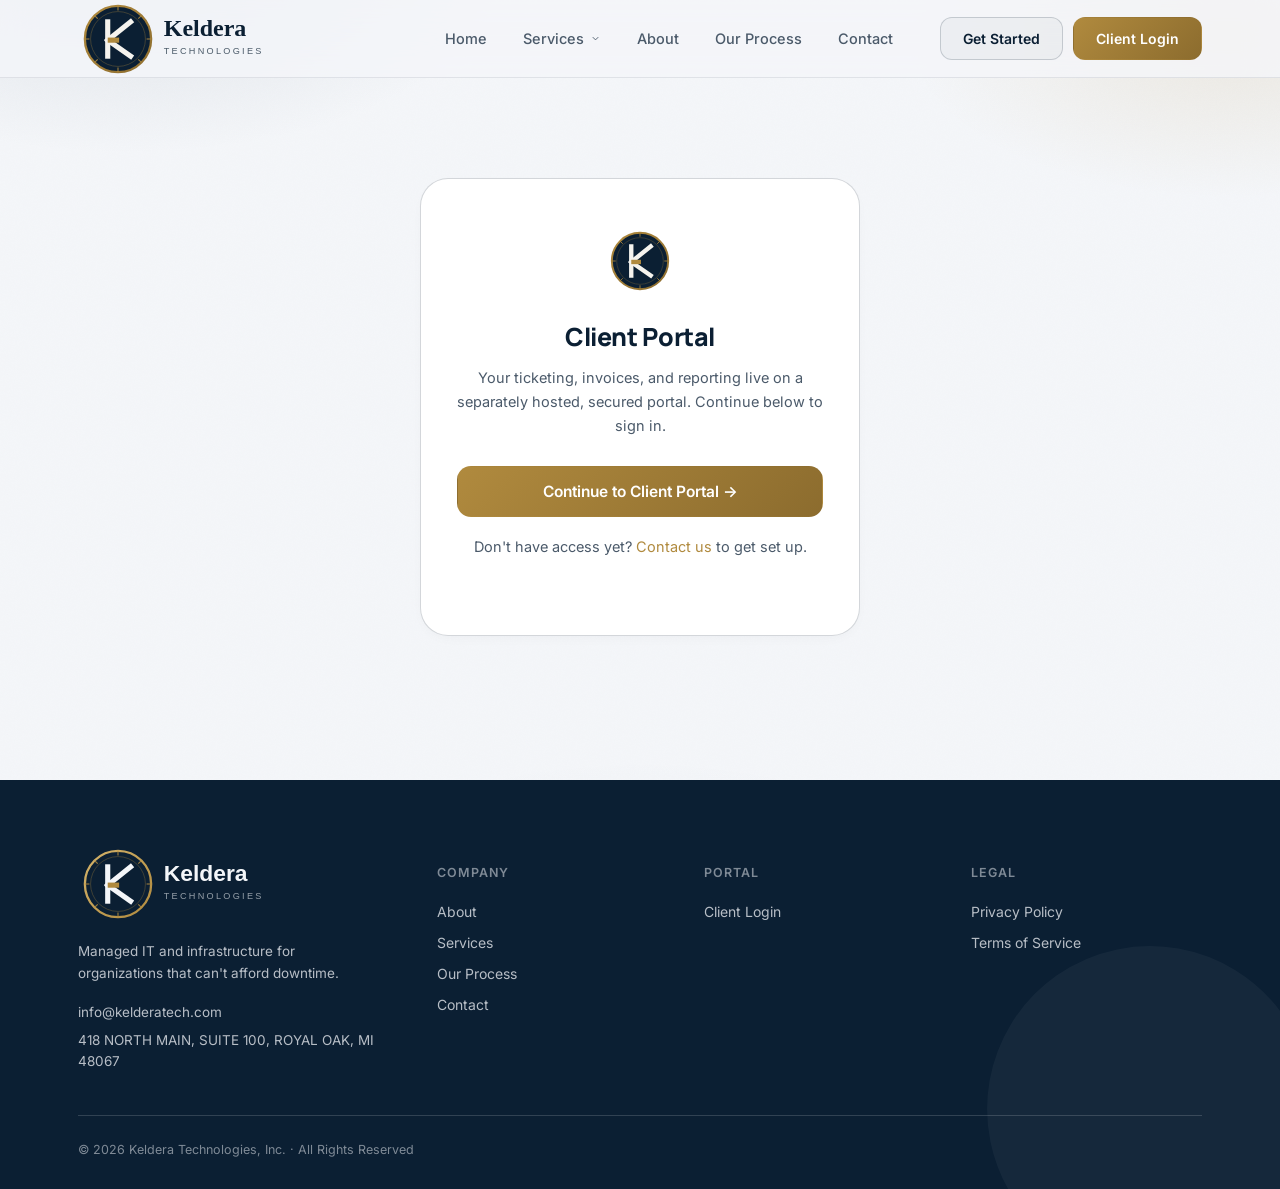
<file: login.html>
<!DOCTYPE html>
<html lang="en">
<head>
<meta charset="UTF-8">
<meta name="viewport" content="width=device-width, initial-scale=1.0">
<title>Client Login | Keldera Technologies</title>
<meta name="description" content="Access the Keldera Technologies client portal.">
<link rel="preconnect" href="https://fonts.googleapis.com">
<link rel="preconnect" href="https://fonts.gstatic.com" crossorigin>
<link href="https://fonts.googleapis.com/css2?family=Manrope:wght@500;600;700;800&family=Inter:wght@400;500;600;700&family=JetBrains+Mono:wght@400;500&display=swap" rel="stylesheet">
<link rel="icon" type="image/svg+xml" href="assets/img/favicon.svg">
<link rel="stylesheet" href="assets/style.css">
</head>
<body>

<header class="nav">
  <div class="nav-inner container">
    <a href="index.html" class="brand">
      <img src="assets/img/logo.svg" alt="Keldera Technologies" class="brand-logo">
    </a>
    <nav class="nav-links">
      <a href="index.html">Home</a>

      <div class="nav-item">
        <button class="dropdown-trigger" aria-haspopup="true" aria-expanded="false">
          Services
          <svg class="chev" viewBox="0 0 24 24" fill="none" stroke="currentColor" stroke-width="2"><path d="M6 9l6 6 6-6"/></svg>
        </button>
        <div class="dropdown-panel">
          <a href="services.html" class="dd-all">
            <div class="dd-icon"><svg viewBox="0 0 24 24" fill="none" stroke="currentColor" stroke-width="1.8"><rect x="3" y="4" width="18" height="12" rx="2"/><path d="M8 20h8M12 16v4"/></svg></div>
            <div><div class="dd-title">All Services</div><div class="dd-desc">The full overview of what we manage, end to end.</div></div>
          </a>
          <a href="services.html#virtualization">
            <div class="dd-icon"><svg viewBox="0 0 24 24" fill="none" stroke="currentColor" stroke-width="1.8"><rect x="2" y="3" width="20" height="14" rx="2"/><path d="M8 21h8M12 17v4"/></svg></div>
            <div><div class="dd-title">Server Virtualization</div><div class="dd-desc">VMware &amp; Hyper-V, consolidated and resilient.</div></div>
          </a>
          <a href="services.html#m365">
            <div class="dd-icon"><svg viewBox="0 0 24 24" fill="none" stroke="currentColor" stroke-width="1.8"><path d="M4 13a5 5 0 0 1 5-5c.3-2.3 2.3-4 4.7-4a5 5 0 0 1 5 5 4 4 0 0 1-1 7.9H6a4 4 0 0 1-2-1.9z"/></svg></div>
            <div><div class="dd-title">Microsoft 365 Migration</div><div class="dd-desc">Mailboxes, files, and Teams, moved clean.</div></div>
          </a>
          <a href="services.html#active-directory">
            <div class="dd-icon"><svg viewBox="0 0 24 24" fill="none" stroke="currentColor" stroke-width="1.8"><circle cx="9" cy="7" r="3"/><path d="M2 20c0-3 3-5 7-5s7 2 7 5"/><circle cx="18" cy="8" r="2.4"/><path d="M15.5 20c.3-2 2-3.4 4-3.4"/></svg></div>
            <div><div class="dd-title">Active Directory &amp; Identity</div><div class="dd-desc">Accounts, policy, and access, enforced consistently.</div></div>
          </a>
          <a href="services.html#azure">
            <div class="dd-icon"><svg viewBox="0 0 24 24" fill="none" stroke="currentColor" stroke-width="1.8"><path d="M13 3L4 15h6l-1 6 9-12h-6l1-6z"/></svg></div>
            <div><div class="dd-title">Azure Cloud</div><div class="dd-desc">Hybrid or cloud-native infrastructure that scales.</div></div>
          </a>
          <a href="services.html#networking">
            <div class="dd-icon"><svg viewBox="0 0 24 24" fill="none" stroke="currentColor" stroke-width="1.8"><circle cx="5" cy="6" r="2"/><circle cx="19" cy="6" r="2"/><circle cx="12" cy="18" r="2"/><path d="M5 8v4a2 2 0 0 0 2 2h3M19 8v4a2 2 0 0 1-2 2h-3M12 14v2"/></svg></div>
            <div><div class="dd-title">Networking &amp; Security</div><div class="dd-desc">Fortinet &amp; Juniper, segmented and monitored.</div></div>
          </a>
        </div>
      </div>

      <button class="mobile-sub-toggle">
        Services
        <svg class="chev" viewBox="0 0 24 24" fill="none" stroke="currentColor" stroke-width="2"><path d="M6 9l6 6 6-6"/></svg>
      </button>
      <div class="mobile-sub-panel">
        <a href="services.html">All Services</a>
        <a href="services.html#virtualization">Server Virtualization</a>
        <a href="services.html#m365">Microsoft 365 Migration</a>
        <a href="services.html#active-directory">Active Directory &amp; Identity</a>
        <a href="services.html#azure">Azure Cloud</a>
        <a href="services.html#networking">Networking &amp; Security</a>
      </div>

      <a href="about.html">About</a>
      <a href="index.html#process">Our Process</a>
      <a href="contact.html">Contact</a>
    </nav>
    <div class="nav-actions">
      <a href="contact.html" class="btn btn-ghost">Get Started</a>
      <a href="login.html" class="btn btn-grad">Client Login</a>
      <button class="nav-toggle" aria-label="Toggle menu" aria-expanded="false">
        <span class="bars"><span></span><span></span><span></span></span>
      </button>
    </div>
  </div>
</header>
<div class="nav-overlay"></div>

<main>
  <section class="simple-page" style="padding-top:100px;">
    <div class="container">
      <div class="gate-card reveal in">
        <img src="assets/img/favicon.svg" alt="" class="gate-mark">
        <h1>Client Portal</h1>
        <p>Your ticketing, invoices, and reporting live on a separately hosted, secured portal. Continue below to sign in.</p>
        <a id="portal-continue" href="#" class="btn btn-grad btn-block btn-lg" target="_blank" rel="noopener">Continue to Client Portal →</a>
        <p class="form-note">Don't have access yet? <a href="contact.html" style="color:var(--grad-2);">Contact us</a> to get set up.</p>
      </div>
  </section>
</main>

<footer>
  <img src="assets/img/favicon.svg" class="watermark wm-navy wm-br" alt="">
  <div class="container">
    <div class="footer-grid">
      <div class="footer-brand">
        <a href="index.html" class="brand">
          <img src="assets/img/logo-reversed.svg" alt="Keldera Technologies" class="brand-logo">
        </a>
        <p>Managed IT and infrastructure for organizations that can't afford downtime.</p>
        <div class="footer-contact">
          <a href="mailto:info@kelderatech.com">info@kelderatech.com</a>
          <span>418 NORTH MAIN, SUITE 100, ROYAL OAK, MI 48067</span>
        </div>
<!--         <div class="social-row">
          <a href="https://www.linkedin.com/company/keldera-technologies" target="_blank" rel="noopener" aria-label="Keldera Technologies on LinkedIn" class="social-icon">
            <svg viewBox="0 0 24 24" fill="currentColor" width="18" height="18"><path d="M4.98 3.5C4.98 4.88 3.87 6 2.5 6S0 4.88 0 3.5 1.12 1 2.5 1s2.48 1.12 2.48 2.5zM.5 8.75h4V23h-4V8.75zM8.5 8.75h3.83v1.95h.05c.53-1 1.83-2.05 3.77-2.05 4.03 0 4.77 2.65 4.77 6.1V23h-4v-6.5c0-1.55-.03-3.55-2.17-3.55-2.17 0-2.5 1.7-2.5 3.44V23h-4V8.75z"/></svg>
          </a>
        </div>  -->
      </div>
      <div class="footer-col">
        <h5>Company</h5>
        <a href="about.html">About</a>
        <a href="services.html">Services</a>
        <a href="index.html#process">Our Process</a>
        <a href="contact.html">Contact</a>
      </div>
      <div class="footer-col">
        <h5>Portal</h5>
        <a href="login.html">Client Login</a>
      </div>
      <div class="footer-col">
        <h5>Legal</h5>
        <a href="privacy.html">Privacy Policy</a>
        <a href="terms.html">Terms of Service</a>
      </div>
    </div>
    <div class="footer-bottom">
      <span>© 2026 Keldera Technologies, Inc. &middot; All Rights Reserved</span>
      
    </div>
  </div>
</footer>

<nav class="tabbar">
  <div class="tabbar-inner container" style="padding:0 8px;">
    <a href="index.html" class="tab"><svg viewBox="0 0 24 24" fill="none" stroke-width="1.8"><path d="M3 11l9-8 9 8M5 10v10h14V10"/></svg>Home</a>
    <a href="services.html" class="tab"><svg viewBox="0 0 24 24" fill="none" stroke-width="1.8"><rect x="4" y="4" width="7" height="7"/><rect x="13" y="4" width="7" height="7"/><rect x="4" y="13" width="7" height="7"/><rect x="13" y="13" width="7" height="7"/></svg>Services</a>
    <a href="about.html" class="tab"><svg viewBox="0 0 24 24" fill="none" stroke-width="1.8"><circle cx="12" cy="8" r="4"/><path d="M4 20c0-4 4-6 8-6s8 2 8 6"/></svg>About</a>
    <a href="contact.html" class="tab"><svg viewBox="0 0 24 24" fill="none" stroke-width="1.8"><path d="M4 6h16v12H4z"/><path d="M4 7l8 6 8-6"/></svg>Contact</a>
    <a href="login.html" class="tab"><svg viewBox="0 0 24 24" fill="none" stroke-width="1.8"><rect x="5" y="10" width="14" height="10" rx="2"/><path d="M8 10V7a4 4 0 0 1 8 0v3"/></svg>Login</a>
  </div>
</nav>

<script src="assets/script.js"></script>
</body>
</html>
</file>
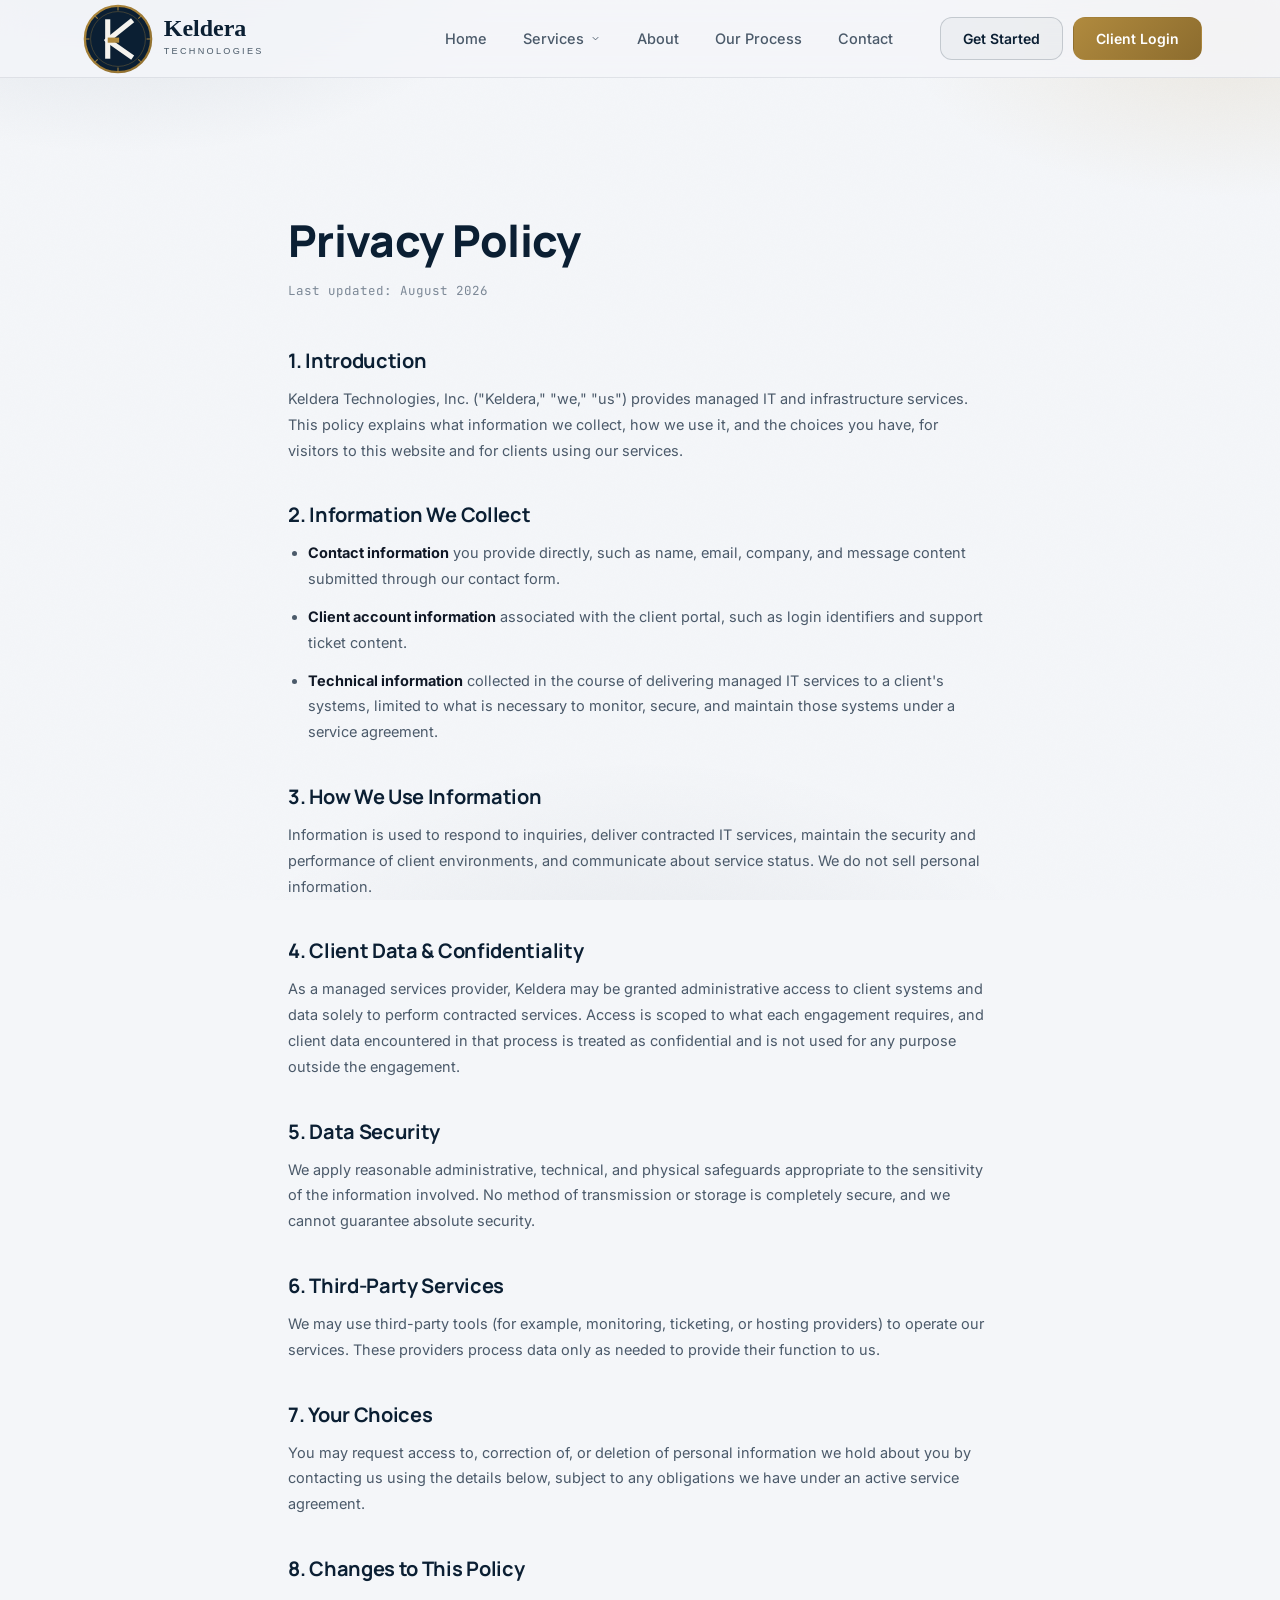
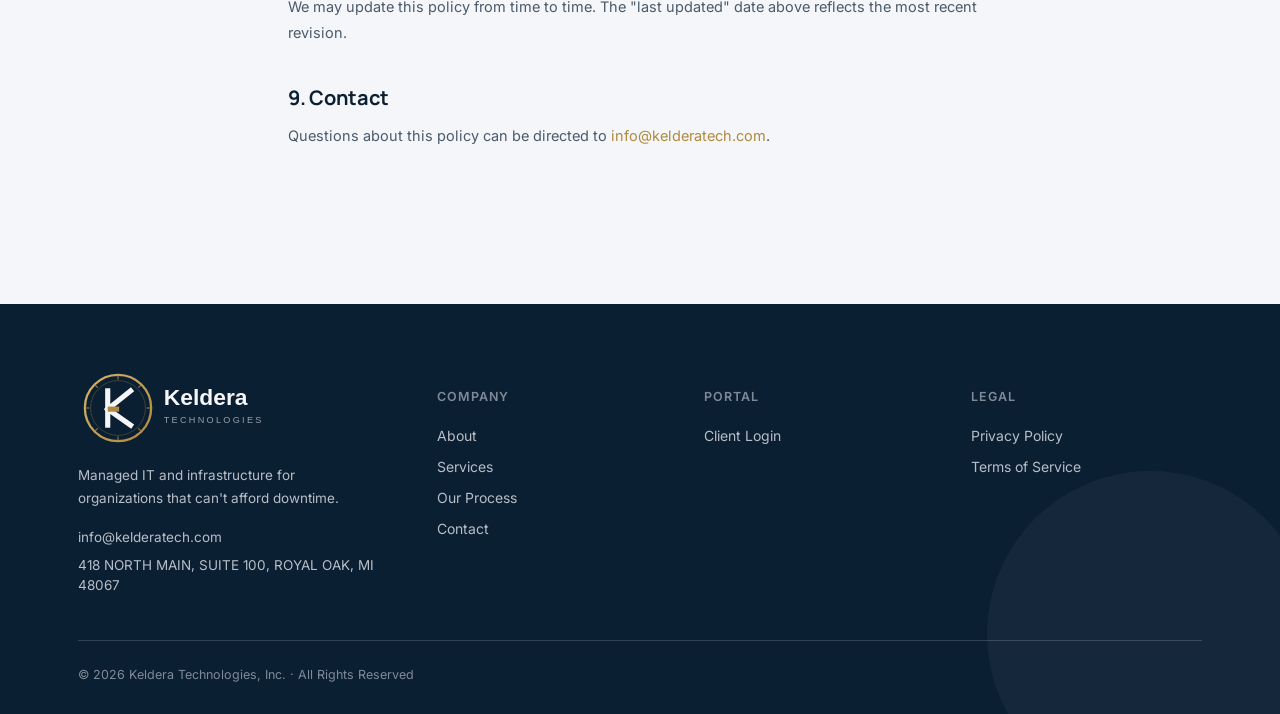
<file: privacy.html>
<!DOCTYPE html>
<html lang="en">
<head>
<meta charset="UTF-8">
<meta name="viewport" content="width=device-width, initial-scale=1.0">
<title>Privacy Policy | Keldera Technologies</title>
<link rel="preconnect" href="https://fonts.googleapis.com">
<link rel="preconnect" href="https://fonts.gstatic.com" crossorigin>
<link href="https://fonts.googleapis.com/css2?family=Manrope:wght@500;600;700;800&family=Inter:wght@400;500;600;700&family=JetBrains+Mono:wght@400;500&display=swap" rel="stylesheet">
<link rel="icon" type="image/svg+xml" href="assets/img/favicon.svg">
<link rel="stylesheet" href="assets/style.css">
</head>
<body>

<header class="nav">
  <div class="nav-inner container">
    <a href="index.html" class="brand">
      <img src="assets/img/logo.svg" alt="Keldera Technologies" class="brand-logo">
    </a>
    <nav class="nav-links">
      <a href="index.html">Home</a>

      <div class="nav-item">
        <button class="dropdown-trigger" aria-haspopup="true" aria-expanded="false">
          Services
          <svg class="chev" viewBox="0 0 24 24" fill="none" stroke="currentColor" stroke-width="2"><path d="M6 9l6 6 6-6"/></svg>
        </button>
        <div class="dropdown-panel">
          <a href="services.html" class="dd-all">
            <div class="dd-icon"><svg viewBox="0 0 24 24" fill="none" stroke="currentColor" stroke-width="1.8"><rect x="3" y="4" width="18" height="12" rx="2"/><path d="M8 20h8M12 16v4"/></svg></div>
            <div><div class="dd-title">All Services</div><div class="dd-desc">The full overview of what we manage, end to end.</div></div>
          </a>
          <a href="services.html#virtualization">
            <div class="dd-icon"><svg viewBox="0 0 24 24" fill="none" stroke="currentColor" stroke-width="1.8"><rect x="2" y="3" width="20" height="14" rx="2"/><path d="M8 21h8M12 17v4"/></svg></div>
            <div><div class="dd-title">Server Virtualization</div><div class="dd-desc">VMware &amp; Hyper-V, consolidated and resilient.</div></div>
          </a>
          <a href="services.html#m365">
            <div class="dd-icon"><svg viewBox="0 0 24 24" fill="none" stroke="currentColor" stroke-width="1.8"><path d="M4 13a5 5 0 0 1 5-5c.3-2.3 2.3-4 4.7-4a5 5 0 0 1 5 5 4 4 0 0 1-1 7.9H6a4 4 0 0 1-2-1.9z"/></svg></div>
            <div><div class="dd-title">Microsoft 365 Migration</div><div class="dd-desc">Mailboxes, files, and Teams, moved clean.</div></div>
          </a>
          <a href="services.html#active-directory">
            <div class="dd-icon"><svg viewBox="0 0 24 24" fill="none" stroke="currentColor" stroke-width="1.8"><circle cx="9" cy="7" r="3"/><path d="M2 20c0-3 3-5 7-5s7 2 7 5"/><circle cx="18" cy="8" r="2.4"/><path d="M15.5 20c.3-2 2-3.4 4-3.4"/></svg></div>
            <div><div class="dd-title">Active Directory &amp; Identity</div><div class="dd-desc">Accounts, policy, and access, enforced consistently.</div></div>
          </a>
          <a href="services.html#azure">
            <div class="dd-icon"><svg viewBox="0 0 24 24" fill="none" stroke="currentColor" stroke-width="1.8"><path d="M13 3L4 15h6l-1 6 9-12h-6l1-6z"/></svg></div>
            <div><div class="dd-title">Azure Cloud</div><div class="dd-desc">Hybrid or cloud-native infrastructure that scales.</div></div>
          </a>
          <a href="services.html#networking">
            <div class="dd-icon"><svg viewBox="0 0 24 24" fill="none" stroke="currentColor" stroke-width="1.8"><circle cx="5" cy="6" r="2"/><circle cx="19" cy="6" r="2"/><circle cx="12" cy="18" r="2"/><path d="M5 8v4a2 2 0 0 0 2 2h3M19 8v4a2 2 0 0 1-2 2h-3M12 14v2"/></svg></div>
            <div><div class="dd-title">Networking &amp; Security</div><div class="dd-desc">Fortinet &amp; Juniper, segmented and monitored.</div></div>
          </a>
        </div>
      </div>

      <button class="mobile-sub-toggle">
        Services
        <svg class="chev" viewBox="0 0 24 24" fill="none" stroke="currentColor" stroke-width="2"><path d="M6 9l6 6 6-6"/></svg>
      </button>
      <div class="mobile-sub-panel">
        <a href="services.html">All Services</a>
        <a href="services.html#virtualization">Server Virtualization</a>
        <a href="services.html#m365">Microsoft 365 Migration</a>
        <a href="services.html#active-directory">Active Directory &amp; Identity</a>
        <a href="services.html#azure">Azure Cloud</a>
        <a href="services.html#networking">Networking &amp; Security</a>
      </div>

      <a href="about.html">About</a>
      <a href="index.html#process">Our Process</a>
      <a href="contact.html">Contact</a>
    </nav>
    <div class="nav-actions">
      <a href="contact.html" class="btn btn-ghost">Get Started</a>
      <a href="login.html" class="btn btn-grad">Client Login</a>
      <button class="nav-toggle" aria-label="Toggle menu" aria-expanded="false">
        <span class="bars"><span></span><span></span><span></span></span>
      </button>
    </div>
  </div>
</header>
<div class="nav-overlay"></div>

<main>
  <section class="simple-page">
    <div class="container" style="max-width:760px;">
      <h1 class="reveal in">Privacy Policy</h1>
      <p class="updated reveal in">Last updated: August 2026</p>

      <div class="legal-body reveal in">
        <h2>1. Introduction</h2>
        <p>Keldera Technologies, Inc. ("Keldera," "we," "us") provides managed IT and infrastructure services. This policy explains what information we collect, how we use it, and the choices you have, for visitors to this website and for clients using our services.</p>

        <h2>2. Information We Collect</h2>
        <ul>
          <li><strong>Contact information</strong> you provide directly, such as name, email, company, and message content submitted through our contact form.</li>
          <li><strong>Client account information</strong> associated with the client portal, such as login identifiers and support ticket content.</li>
          <li><strong>Technical information</strong> collected in the course of delivering managed IT services to a client's systems, limited to what is necessary to monitor, secure, and maintain those systems under a service agreement.</li>
        </ul>

        <h2>3. How We Use Information</h2>
        <p>Information is used to respond to inquiries, deliver contracted IT services, maintain the security and performance of client environments, and communicate about service status. We do not sell personal information.</p>

        <h2>4. Client Data & Confidentiality</h2>
        <p>As a managed services provider, Keldera may be granted administrative access to client systems and data solely to perform contracted services. Access is scoped to what each engagement requires, and client data encountered in that process is treated as confidential and is not used for any purpose outside the engagement.</p>

        <h2>5. Data Security</h2>
        <p>We apply reasonable administrative, technical, and physical safeguards appropriate to the sensitivity of the information involved. No method of transmission or storage is completely secure, and we cannot guarantee absolute security.</p>

        <h2>6. Third-Party Services</h2>
        <p>We may use third-party tools (for example, monitoring, ticketing, or hosting providers) to operate our services. These providers process data only as needed to provide their function to us.</p>

        <h2>7. Your Choices</h2>
        <p>You may request access to, correction of, or deletion of personal information we hold about you by contacting us using the details below, subject to any obligations we have under an active service agreement.</p>

        <h2>8. Changes to This Policy</h2>
        <p>We may update this policy from time to time. The "last updated" date above reflects the most recent revision.</p>

        <h2>9. Contact</h2>
        <p>Questions about this policy can be directed to <a href="mailto:info@kelderatech.com" style="color:var(--grad-2);">info@kelderatech.com</a>.</p>
      </div>
    </div>
  </section>
</main>

<footer>
  <img src="assets/img/favicon.svg" class="watermark wm-navy wm-br" alt="">
  <div class="container">
    <div class="footer-grid">
      <div class="footer-brand">
        <a href="index.html" class="brand">
          <img src="assets/img/logo-reversed.svg" alt="Keldera Technologies" class="brand-logo">
        </a>
        <p>Managed IT and infrastructure for organizations that can't afford downtime.</p>
        <div class="footer-contact">
          <a href="mailto:info@kelderatech.com">info@kelderatech.com</a>
          <span>418 NORTH MAIN, SUITE 100, ROYAL OAK, MI 48067</span>
        </div>
<!--         <div class="social-row">
          <a href="https://www.linkedin.com/company/keldera-technologies" target="_blank" rel="noopener" aria-label="Keldera Technologies on LinkedIn" class="social-icon">
            <svg viewBox="0 0 24 24" fill="currentColor" width="18" height="18"><path d="M4.98 3.5C4.98 4.88 3.87 6 2.5 6S0 4.88 0 3.5 1.12 1 2.5 1s2.48 1.12 2.48 2.5zM.5 8.75h4V23h-4V8.75zM8.5 8.75h3.83v1.95h.05c.53-1 1.83-2.05 3.77-2.05 4.03 0 4.77 2.65 4.77 6.1V23h-4v-6.5c0-1.55-.03-3.55-2.17-3.55-2.17 0-2.5 1.7-2.5 3.44V23h-4V8.75z"/></svg>
          </a>
        </div>  -->
      </div>
      <div class="footer-col">
        <h5>Company</h5>
        <a href="about.html">About</a>
        <a href="services.html">Services</a>
        <a href="index.html#process">Our Process</a>
        <a href="contact.html">Contact</a>
      </div>
      <div class="footer-col">
        <h5>Portal</h5>
        <a href="login.html">Client Login</a>
      </div>
      <div class="footer-col">
        <h5>Legal</h5>
        <a href="privacy.html">Privacy Policy</a>
        <a href="terms.html">Terms of Service</a>
      </div>
    </div>
    <div class="footer-bottom">
      <span>© 2026 Keldera Technologies, Inc. &middot; All Rights Reserved</span>
      
    </div>
  </div>
</footer>

<nav class="tabbar">
  <div class="tabbar-inner container" style="padding:0 8px;">
    <a href="index.html" class="tab"><svg viewBox="0 0 24 24" fill="none" stroke-width="1.8"><path d="M3 11l9-8 9 8M5 10v10h14V10"/></svg>Home</a>
    <a href="services.html" class="tab"><svg viewBox="0 0 24 24" fill="none" stroke-width="1.8"><rect x="4" y="4" width="7" height="7"/><rect x="13" y="4" width="7" height="7"/><rect x="4" y="13" width="7" height="7"/><rect x="13" y="13" width="7" height="7"/></svg>Services</a>
    <a href="about.html" class="tab"><svg viewBox="0 0 24 24" fill="none" stroke-width="1.8"><circle cx="12" cy="8" r="4"/><path d="M4 20c0-4 4-6 8-6s8 2 8 6"/></svg>About</a>
    <a href="contact.html" class="tab"><svg viewBox="0 0 24 24" fill="none" stroke-width="1.8"><path d="M4 6h16v12H4z"/><path d="M4 7l8 6 8-6"/></svg>Contact</a>
    <a href="login.html" class="tab"><svg viewBox="0 0 24 24" fill="none" stroke-width="1.8"><rect x="5" y="10" width="14" height="10" rx="2"/><path d="M8 10V7a4 4 0 0 1 8 0v3"/></svg>Login</a>
  </div>
</nav>

<script src="assets/script.js"></script>
</body>
</html>
</file>
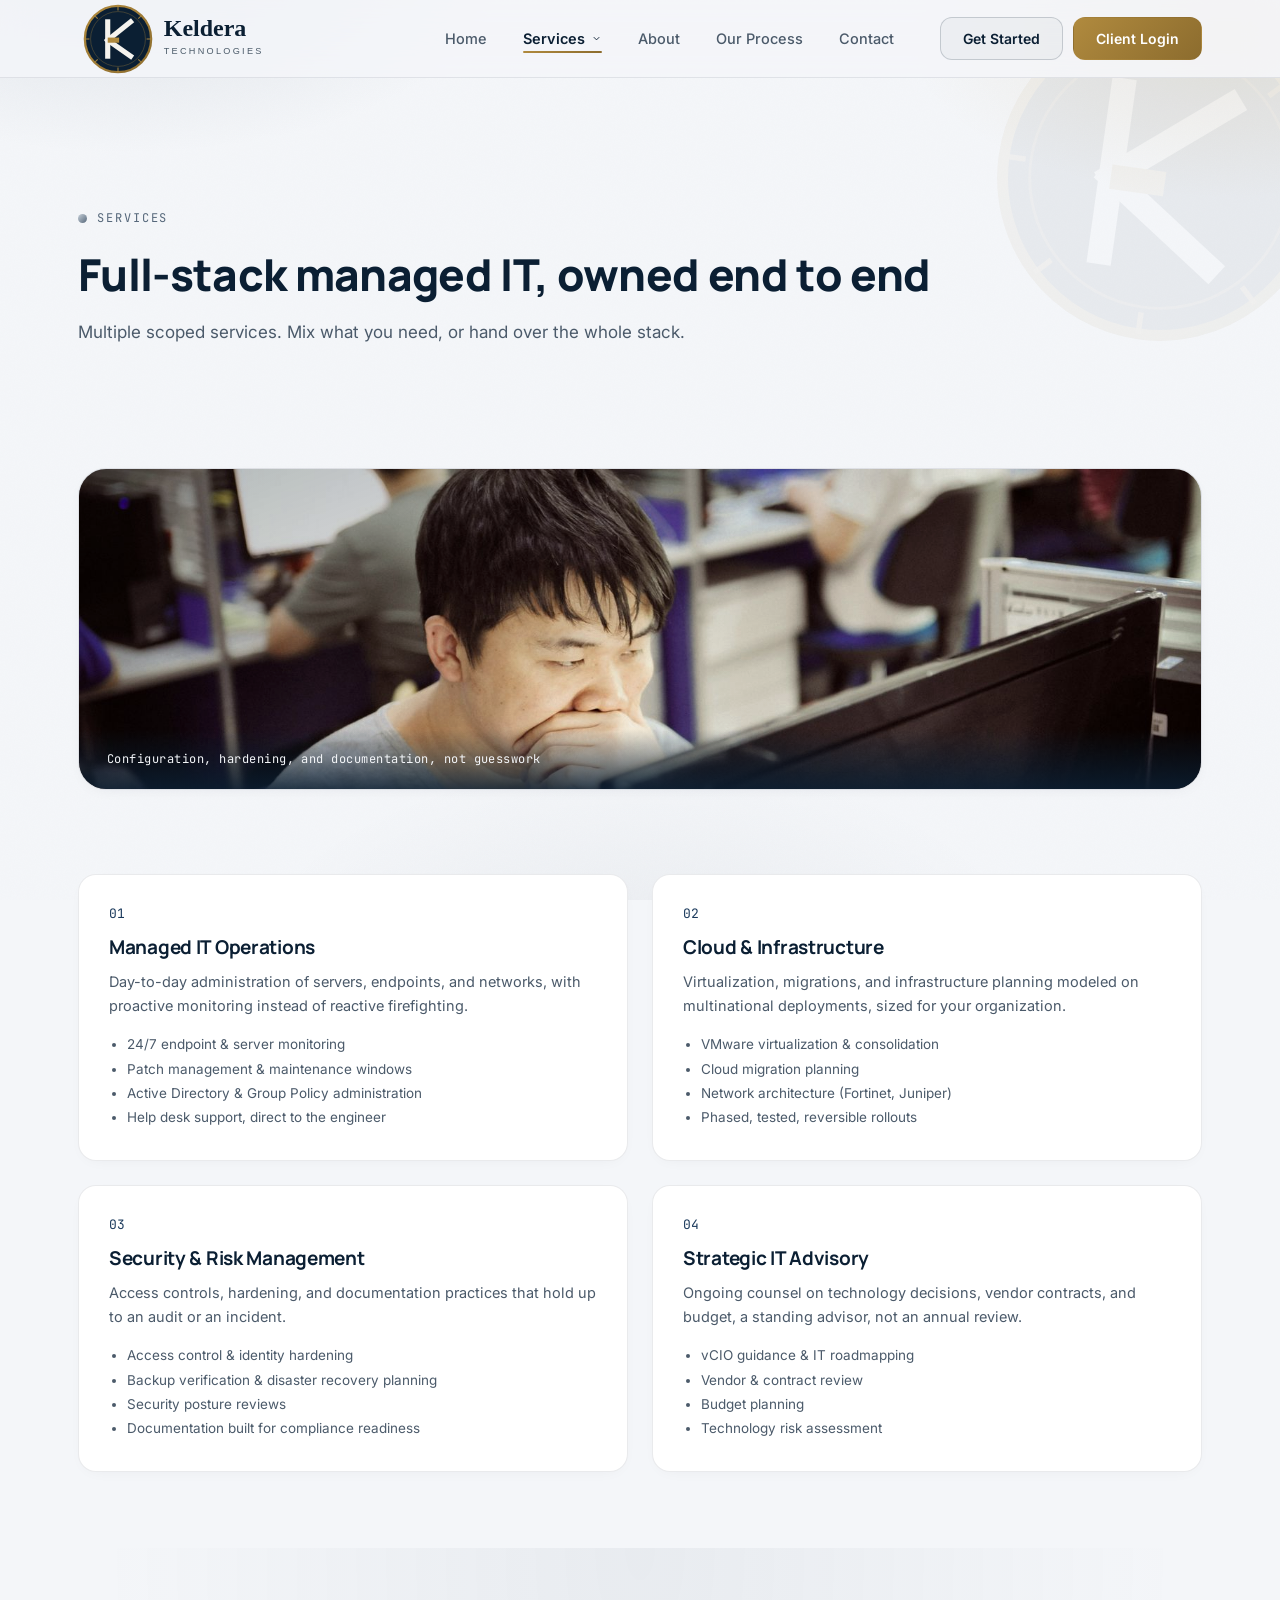
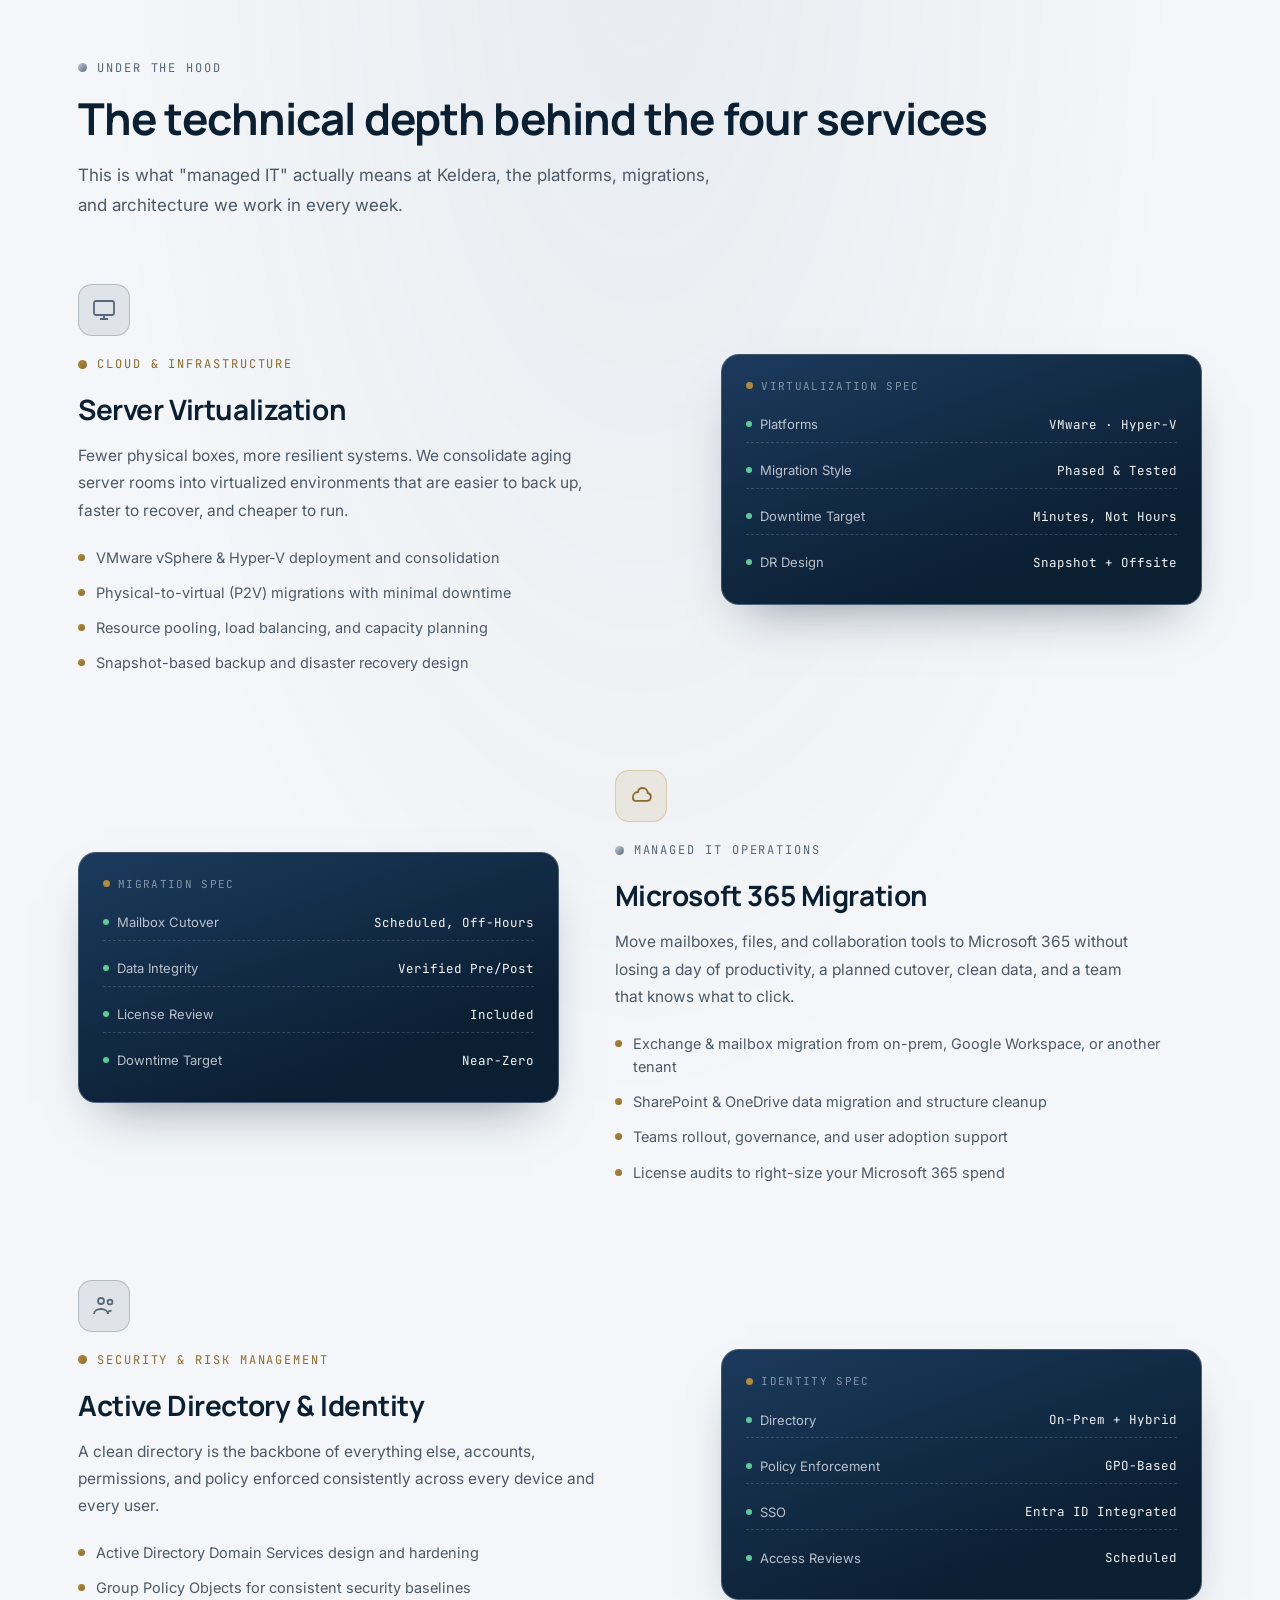
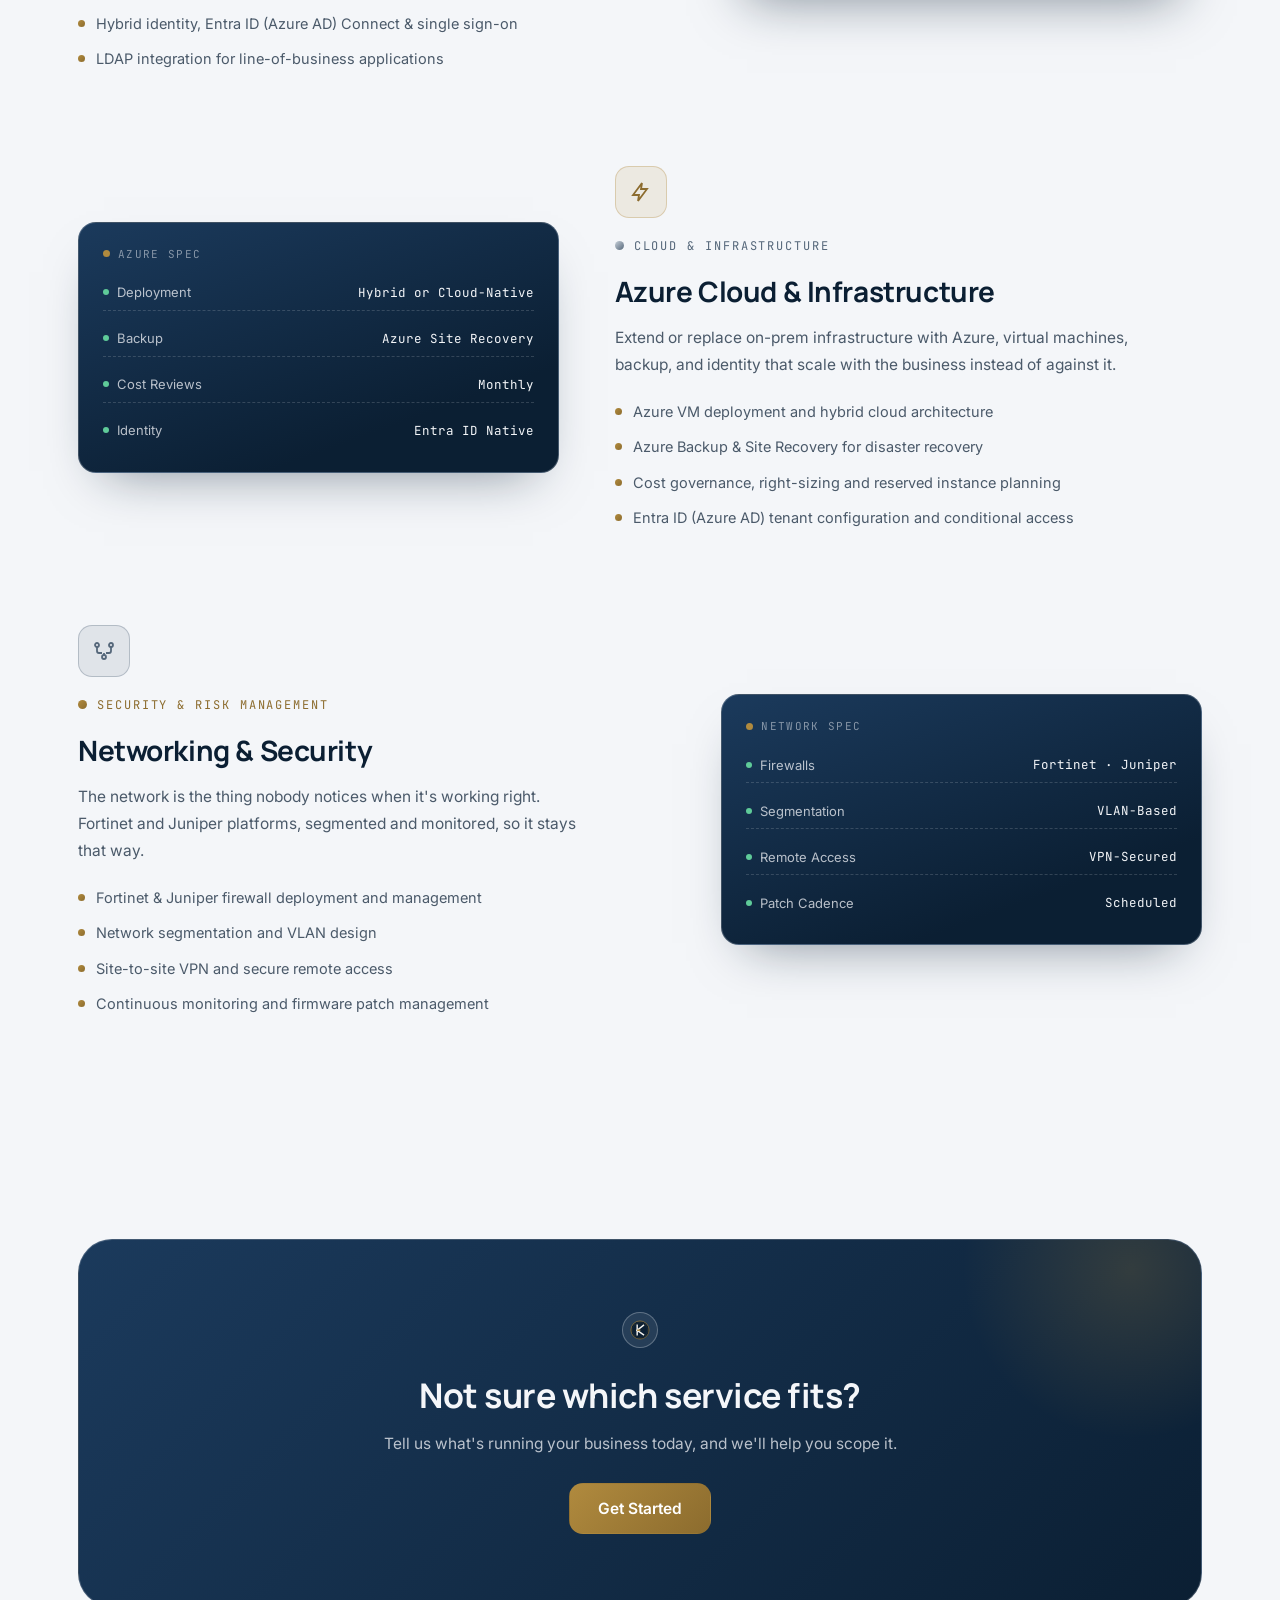
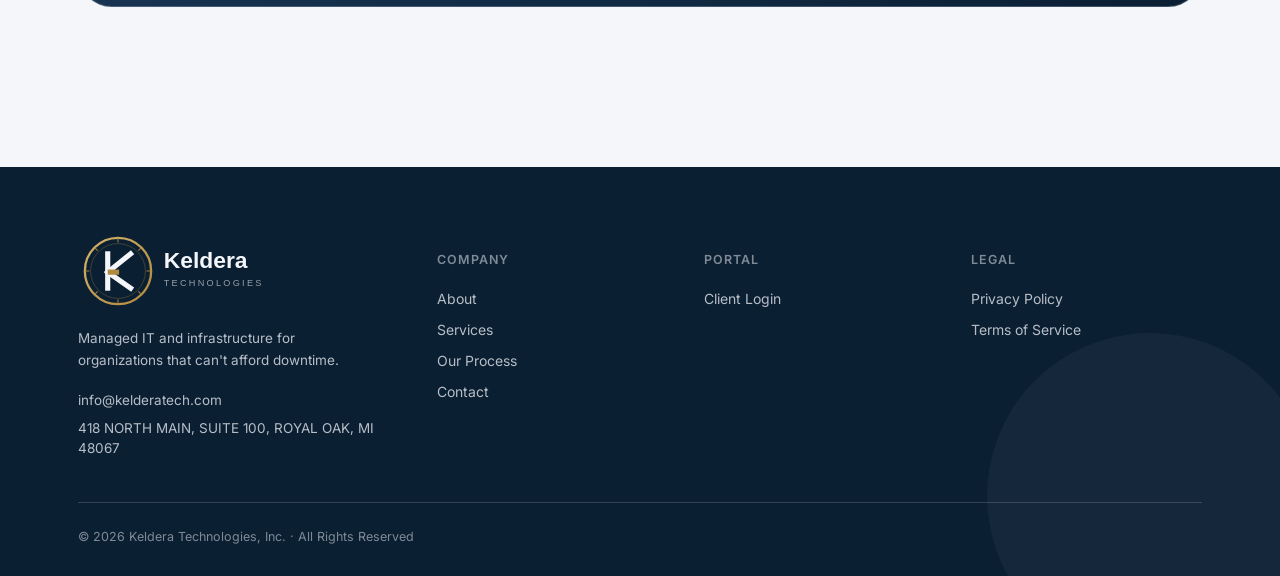
<file: services.html>
<!DOCTYPE html>
<html lang="en">
<head>
<meta charset="UTF-8">
<meta name="viewport" content="width=device-width, initial-scale=1.0">
<title>Services, Keldera Technologies</title>
<meta name="description" content="Managed IT operations, cloud & infrastructure, security & risk management, and strategic IT advisory from Keldera Technologies.">
<link rel="preconnect" href="https://fonts.googleapis.com">
<link rel="preconnect" href="https://fonts.gstatic.com" crossorigin>
<link href="https://fonts.googleapis.com/css2?family=Manrope:wght@500;600;700;800&family=Inter:wght@400;500;600;700&family=JetBrains+Mono:wght@400;500&display=swap" rel="stylesheet">
<link rel="icon" type="image/svg+xml" href="assets/img/favicon.svg">
<link rel="stylesheet" href="assets/style.css">
</head>
<body>

<header class="nav">
  <div class="nav-inner container">
    <a href="index.html" class="brand">
      <img src="assets/img/logo.svg" alt="Keldera Technologies" class="brand-logo">
    </a>
    <nav class="nav-links">
      <a href="index.html">Home</a>

      <div class="nav-item">
        <button class="dropdown-trigger" aria-haspopup="true" aria-expanded="false">
          Services
          <svg class="chev" viewBox="0 0 24 24" fill="none" stroke="currentColor" stroke-width="2"><path d="M6 9l6 6 6-6"/></svg>
        </button>
        <div class="dropdown-panel">
          <a href="services.html" class="dd-all">
            <div class="dd-icon"><svg viewBox="0 0 24 24" fill="none" stroke="currentColor" stroke-width="1.8"><rect x="3" y="4" width="18" height="12" rx="2"/><path d="M8 20h8M12 16v4"/></svg></div>
            <div><div class="dd-title">All Services</div><div class="dd-desc">The full overview of what we manage, end to end.</div></div>
          </a>
          <a href="services.html#virtualization">
            <div class="dd-icon"><svg viewBox="0 0 24 24" fill="none" stroke="currentColor" stroke-width="1.8"><rect x="2" y="3" width="20" height="14" rx="2"/><path d="M8 21h8M12 17v4"/></svg></div>
            <div><div class="dd-title">Server Virtualization</div><div class="dd-desc">VMware &amp; Hyper-V, consolidated and resilient.</div></div>
          </a>
          <a href="services.html#m365">
            <div class="dd-icon"><svg viewBox="0 0 24 24" fill="none" stroke="currentColor" stroke-width="1.8"><path d="M4 13a5 5 0 0 1 5-5c.3-2.3 2.3-4 4.7-4a5 5 0 0 1 5 5 4 4 0 0 1-1 7.9H6a4 4 0 0 1-2-1.9z"/></svg></div>
            <div><div class="dd-title">Microsoft 365 Migration</div><div class="dd-desc">Mailboxes, files, and Teams, moved clean.</div></div>
          </a>
          <a href="services.html#active-directory">
            <div class="dd-icon"><svg viewBox="0 0 24 24" fill="none" stroke="currentColor" stroke-width="1.8"><circle cx="9" cy="7" r="3"/><path d="M2 20c0-3 3-5 7-5s7 2 7 5"/><circle cx="18" cy="8" r="2.4"/><path d="M15.5 20c.3-2 2-3.4 4-3.4"/></svg></div>
            <div><div class="dd-title">Active Directory &amp; Identity</div><div class="dd-desc">Accounts, policy, and access, enforced consistently.</div></div>
          </a>
          <a href="services.html#azure">
            <div class="dd-icon"><svg viewBox="0 0 24 24" fill="none" stroke="currentColor" stroke-width="1.8"><path d="M13 3L4 15h6l-1 6 9-12h-6l1-6z"/></svg></div>
            <div><div class="dd-title">Azure Cloud</div><div class="dd-desc">Hybrid or cloud-native infrastructure that scales.</div></div>
          </a>
          <a href="services.html#networking">
            <div class="dd-icon"><svg viewBox="0 0 24 24" fill="none" stroke="currentColor" stroke-width="1.8"><circle cx="5" cy="6" r="2"/><circle cx="19" cy="6" r="2"/><circle cx="12" cy="18" r="2"/><path d="M5 8v4a2 2 0 0 0 2 2h3M19 8v4a2 2 0 0 1-2 2h-3M12 14v2"/></svg></div>
            <div><div class="dd-title">Networking &amp; Security</div><div class="dd-desc">Fortinet &amp; Juniper, segmented and monitored.</div></div>
          </a>
        </div>
      </div>

      <button class="mobile-sub-toggle">
        Services
        <svg class="chev" viewBox="0 0 24 24" fill="none" stroke="currentColor" stroke-width="2"><path d="M6 9l6 6 6-6"/></svg>
      </button>
      <div class="mobile-sub-panel">
        <a href="services.html">All Services</a>
        <a href="services.html#virtualization">Server Virtualization</a>
        <a href="services.html#m365">Microsoft 365 Migration</a>
        <a href="services.html#active-directory">Active Directory &amp; Identity</a>
        <a href="services.html#azure">Azure Cloud</a>
        <a href="services.html#networking">Networking &amp; Security</a>
      </div>

      <a href="about.html">About</a>
      <a href="index.html#process">Our Process</a>
      <a href="contact.html">Contact</a>
    </nav>
    <div class="nav-actions">
      <a href="contact.html" class="btn btn-ghost">Get Started</a>
      <a href="login.html" class="btn btn-grad">Client Login</a>
      <button class="nav-toggle" aria-label="Toggle menu" aria-expanded="false">
        <span class="bars"><span></span><span></span><span></span></span>
      </button>
    </div>
  </div>
</header>
<div class="nav-overlay"></div>

<main>
  <section class="simple-page wm-host" style="padding-bottom:0;">
    <img src="assets/img/favicon.svg" class="watermark wm-tr" alt="">
    <div class="container">
      <p class="eyebrow reveal in">Services</p>
      <h1 class="reveal in">Full-stack managed IT, owned end to end</h1>
      <p class="section-lead reveal in" style="margin-top:14px; margin-bottom:44px;">Multiple scoped services. Mix what you need, or hand over the whole stack.</p>
    </div>
  </section>

  <section class="section-tight" style="padding-bottom:0;">
    <div class="container">
      <div class="photo-banner reveal">
        <img src="assets/img/code-close-up.jpg" alt="Close-up of code on a laptop screen">
        <span class="cap">Configuration, hardening, and documentation, not guesswork</span>
      </div>
    </div>
  </section>

  <section class="section-tight">
    <div class="container">
      <div class="grid-2" style="gap:24px;">

        <div class="card reveal">
          <span class="num">01</span>
          <h3>Managed IT Operations</h3>
          <p style="margin-bottom:14px;">Day-to-day administration of servers, endpoints, and networks, with proactive monitoring instead of reactive firefighting.</p>
          <ul style="list-style:disc; padding-left:18px; font-size:13.5px; color:var(--text-dim); line-height:1.8;">
            <li>24/7 endpoint & server monitoring</li>
            <li>Patch management & maintenance windows</li>
            <li>Active Directory & Group Policy administration</li>
            <li>Help desk support, direct to the engineer</li>
          </ul>
        </div>

        <div class="card reveal">
          <span class="num">02</span>
          <h3>Cloud & Infrastructure</h3>
          <p style="margin-bottom:14px;">Virtualization, migrations, and infrastructure planning modeled on multinational deployments, sized for your organization.</p>
          <ul style="list-style:disc; padding-left:18px; font-size:13.5px; color:var(--text-dim); line-height:1.8;">
            <li>VMware virtualization & consolidation</li>
            <li>Cloud migration planning</li>
            <li>Network architecture (Fortinet, Juniper)</li>
            <li>Phased, tested, reversible rollouts</li>
          </ul>
        </div>

        <div class="card reveal">
          <span class="num">03</span>
          <h3>Security & Risk Management</h3>
          <p style="margin-bottom:14px;">Access controls, hardening, and documentation practices that hold up to an audit or an incident.</p>
          <ul style="list-style:disc; padding-left:18px; font-size:13.5px; color:var(--text-dim); line-height:1.8;">
            <li>Access control & identity hardening</li>
            <li>Backup verification & disaster recovery planning</li>
            <li>Security posture reviews</li>
            <li>Documentation built for compliance readiness</li>
          </ul>
        </div>

        <div class="card reveal">
          <span class="num">04</span>
          <h3>Strategic IT Advisory</h3>
          <p style="margin-bottom:14px;">Ongoing counsel on technology decisions, vendor contracts, and budget, a standing advisor, not an annual review.</p>
          <ul style="list-style:disc; padding-left:18px; font-size:13.5px; color:var(--text-dim); line-height:1.8;">
            <li>vCIO guidance & IT roadmapping</li>
            <li>Vendor & contract review</li>
            <li>Budget planning</li>
            <li>Technology risk assessment</li>
          </ul>
        </div>

      </div>
    </div>
  </section>

  <section class="section-tint-silver">
    <div class="container">
      <div class="section-head reveal">
        <p class="eyebrow">Under The Hood</p>
        <h2 class="h-section">The technical depth behind the four services</h2>
        <p class="section-lead">This is what "managed IT" actually means at Keldera, the platforms, migrations, and architecture we work in every week.</p>
      </div>

      <div id="virtualization" class="tech-block reveal">
        <div>
          <div class="tech-icon"><svg viewBox="0 0 24 24" fill="none" stroke="currentColor" stroke-width="1.8"><rect x="2" y="3" width="20" height="14" rx="2"/><path d="M8 21h8M12 17v4"/></svg></div>
          <p class="eyebrow az">Cloud & Infrastructure</p>
          <h3>Server Virtualization</h3>
          <p class="tech-desc">Fewer physical boxes, more resilient systems. We consolidate aging server rooms into virtualized environments that are easier to back up, faster to recover, and cheaper to run.</p>
          <ul class="tech-list">
            <li>VMware vSphere & Hyper-V deployment and consolidation</li>
            <li>Physical-to-virtual (P2V) migrations with minimal downtime</li>
            <li>Resource pooling, load balancing, and capacity planning</li>
            <li>Snapshot-based backup and disaster recovery design</li>
          </ul>
        </div>
        <div class="tech-visual">
          <div class="spec-card">
            <div class="spec-label">Virtualization Spec</div>
            <div class="status-rows">
              <div class="status-row"><span class="name"><span class="mini-dot"></span>Platforms</span><span class="val">VMware · Hyper-V</span></div>
              <div class="status-row"><span class="name"><span class="mini-dot"></span>Migration Style</span><span class="val">Phased & Tested</span></div>
              <div class="status-row"><span class="name"><span class="mini-dot"></span>Downtime Target</span><span class="val">Minutes, Not Hours</span></div>
              <div class="status-row"><span class="name"><span class="mini-dot"></span>DR Design</span><span class="val">Snapshot + Offsite</span></div>
            </div>
          </div>
        </div>
      </div>

      <div id="m365" class="tech-block rev reveal">
        <div>
          <div class="tech-icon"><svg viewBox="0 0 24 24" fill="none" stroke="currentColor" stroke-width="1.8"><path d="M4 13a5 5 0 0 1 5-5c.3-2.3 2.3-4 4.7-4a5 5 0 0 1 5 5 4 4 0 0 1-1 7.9H6a4 4 0 0 1-2-1.9z"/></svg></div>
          <p class="eyebrow">Managed IT Operations</p>
          <h3>Microsoft 365 Migration</h3>
          <p class="tech-desc">Move mailboxes, files, and collaboration tools to Microsoft 365 without losing a day of productivity, a planned cutover, clean data, and a team that knows what to click.</p>
          <ul class="tech-list">
            <li>Exchange & mailbox migration from on-prem, Google Workspace, or another tenant</li>
            <li>SharePoint & OneDrive data migration and structure cleanup</li>
            <li>Teams rollout, governance, and user adoption support</li>
            <li>License audits to right-size your Microsoft 365 spend</li>
          </ul>
        </div>
        <div class="tech-visual">
          <div class="spec-card">
            <div class="spec-label">Migration Spec</div>
            <div class="status-rows">
              <div class="status-row"><span class="name"><span class="mini-dot"></span>Mailbox Cutover</span><span class="val">Scheduled, Off-Hours</span></div>
              <div class="status-row"><span class="name"><span class="mini-dot"></span>Data Integrity</span><span class="val">Verified Pre/Post</span></div>
              <div class="status-row"><span class="name"><span class="mini-dot"></span>License Review</span><span class="val">Included</span></div>
              <div class="status-row"><span class="name"><span class="mini-dot"></span>Downtime Target</span><span class="val">Near-Zero</span></div>
            </div>
          </div>
        </div>
      </div>

      <div id="active-directory" class="tech-block reveal">
        <div>
          <div class="tech-icon"><svg viewBox="0 0 24 24" fill="none" stroke="currentColor" stroke-width="1.8"><circle cx="9" cy="7" r="3"/><path d="M2 20c0-3 3-5 7-5s7 2 7 5"/><circle cx="18" cy="8" r="2.4"/><path d="M15.5 20c.3-2 2-3.4 4-3.4"/></svg></div>
          <p class="eyebrow az">Security & Risk Management</p>
          <h3>Active Directory & Identity</h3>
          <p class="tech-desc">A clean directory is the backbone of everything else, accounts, permissions, and policy enforced consistently across every device and every user.</p>
          <ul class="tech-list">
            <li>Active Directory Domain Services design and hardening</li>
            <li>Group Policy Objects for consistent security baselines</li>
            <li>Hybrid identity, Entra ID (Azure AD) Connect & single sign-on</li>
            <li>LDAP integration for line-of-business applications</li>
          </ul>
        </div>
        <div class="tech-visual">
          <div class="spec-card">
            <div class="spec-label">Identity Spec</div>
            <div class="status-rows">
              <div class="status-row"><span class="name"><span class="mini-dot"></span>Directory</span><span class="val">On-Prem + Hybrid</span></div>
              <div class="status-row"><span class="name"><span class="mini-dot"></span>Policy Enforcement</span><span class="val">GPO-Based</span></div>
              <div class="status-row"><span class="name"><span class="mini-dot"></span>SSO</span><span class="val">Entra ID Integrated</span></div>
              <div class="status-row"><span class="name"><span class="mini-dot"></span>Access Reviews</span><span class="val">Scheduled</span></div>
            </div>
          </div>
        </div>
      </div>

      <div id="azure" class="tech-block rev reveal">
        <div>
          <div class="tech-icon"><svg viewBox="0 0 24 24" fill="none" stroke="currentColor" stroke-width="1.8"><path d="M13 3L4 15h6l-1 6 9-12h-6l1-6z"/></svg></div>
          <p class="eyebrow">Cloud & Infrastructure</p>
          <h3>Azure Cloud & Infrastructure</h3>
          <p class="tech-desc">Extend or replace on-prem infrastructure with Azure, virtual machines, backup, and identity that scale with the business instead of against it.</p>
          <ul class="tech-list">
            <li>Azure VM deployment and hybrid cloud architecture</li>
            <li>Azure Backup & Site Recovery for disaster recovery</li>
            <li>Cost governance, right-sizing and reserved instance planning</li>
            <li>Entra ID (Azure AD) tenant configuration and conditional access</li>
          </ul>
        </div>
        <div class="tech-visual">
          <div class="spec-card">
            <div class="spec-label">Azure Spec</div>
            <div class="status-rows">
              <div class="status-row"><span class="name"><span class="mini-dot"></span>Deployment</span><span class="val">Hybrid or Cloud-Native</span></div>
              <div class="status-row"><span class="name"><span class="mini-dot"></span>Backup</span><span class="val">Azure Site Recovery</span></div>
              <div class="status-row"><span class="name"><span class="mini-dot"></span>Cost Reviews</span><span class="val">Monthly</span></div>
              <div class="status-row"><span class="name"><span class="mini-dot"></span>Identity</span><span class="val">Entra ID Native</span></div>
            </div>
          </div>
        </div>
      </div>

      <div id="networking" class="tech-block reveal">
        <div>
          <div class="tech-icon"><svg viewBox="0 0 24 24" fill="none" stroke="currentColor" stroke-width="1.8"><circle cx="5" cy="6" r="2"/><circle cx="19" cy="6" r="2"/><circle cx="12" cy="18" r="2"/><path d="M5 8v4a2 2 0 0 0 2 2h3M19 8v4a2 2 0 0 1-2 2h-3M12 14v2"/></svg></div>
          <p class="eyebrow az">Security & Risk Management</p>
          <h3>Networking & Security</h3>
          <p class="tech-desc">The network is the thing nobody notices when it's working right. Fortinet and Juniper platforms, segmented and monitored, so it stays that way.</p>
          <ul class="tech-list">
            <li>Fortinet & Juniper firewall deployment and management</li>
            <li>Network segmentation and VLAN design</li>
            <li>Site-to-site VPN and secure remote access</li>
            <li>Continuous monitoring and firmware patch management</li>
          </ul>
        </div>
        <div class="tech-visual">
          <div class="spec-card">
            <div class="spec-label">Network Spec</div>
            <div class="status-rows">
              <div class="status-row"><span class="name"><span class="mini-dot"></span>Firewalls</span><span class="val">Fortinet · Juniper</span></div>
              <div class="status-row"><span class="name"><span class="mini-dot"></span>Segmentation</span><span class="val">VLAN-Based</span></div>
              <div class="status-row"><span class="name"><span class="mini-dot"></span>Remote Access</span><span class="val">VPN-Secured</span></div>
              <div class="status-row"><span class="name"><span class="mini-dot"></span>Patch Cadence</span><span class="val">Scheduled</span></div>
            </div>
          </div>
        </div>
      </div>

    </div>
  </section>

  <section>
    <div class="container">
      <div class="cta-band reveal">
        <img src="assets/img/favicon.svg" class="seal-badge cta-seal" alt="">
        <h2>Not sure which service fits?</h2>
        <p>Tell us what's running your business today, and we'll help you scope it.</p>
        <a href="contact.html" class="btn btn-grad btn-lg">Get Started</a>
      </div>
    </div>
  </section>
</main>

<footer>
  <img src="assets/img/favicon.svg" class="watermark wm-navy wm-br" alt="">
  <div class="container">
    <div class="footer-grid">
      <div class="footer-brand">
        <a href="index.html" class="brand">
          <img src="assets/img/logo-reversed.svg" alt="Keldera Technologies" class="brand-logo">
        </a>
        <p>Managed IT and infrastructure for organizations that can't afford downtime.</p>
        <div class="footer-contact">
          <a href="mailto:info@kelderatech.com">info@kelderatech.com</a>
          <span>418 NORTH MAIN, SUITE 100, ROYAL OAK, MI 48067</span>
        </div>
<!--         <div class="social-row">
          <a href="https://www.linkedin.com/company/keldera-technologies" target="_blank" rel="noopener" aria-label="Keldera Technologies on LinkedIn" class="social-icon">
            <svg viewBox="0 0 24 24" fill="currentColor" width="18" height="18"><path d="M4.98 3.5C4.98 4.88 3.87 6 2.5 6S0 4.88 0 3.5 1.12 1 2.5 1s2.48 1.12 2.48 2.5zM.5 8.75h4V23h-4V8.75zM8.5 8.75h3.83v1.95h.05c.53-1 1.83-2.05 3.77-2.05 4.03 0 4.77 2.65 4.77 6.1V23h-4v-6.5c0-1.55-.03-3.55-2.17-3.55-2.17 0-2.5 1.7-2.5 3.44V23h-4V8.75z"/></svg>
          </a>
        </div>  -->
      </div>
      <div class="footer-col">
        <h5>Company</h5>
        <a href="about.html">About</a>
        <a href="services.html">Services</a>
        <a href="index.html#process">Our Process</a>
        <a href="contact.html">Contact</a>
      </div>
      <div class="footer-col">
        <h5>Portal</h5>
        <a href="login.html">Client Login</a>
      </div>
      <div class="footer-col">
        <h5>Legal</h5>
        <a href="privacy.html">Privacy Policy</a>
        <a href="terms.html">Terms of Service</a>
      </div>
    </div>
    <div class="footer-bottom">
      <span>© 2026 Keldera Technologies, Inc. &middot; All Rights Reserved</span>
      
    </div>
  </div>
</footer>

<nav class="tabbar">
  <div class="tabbar-inner container" style="padding:0 8px;">
    <a href="index.html" class="tab"><svg viewBox="0 0 24 24" fill="none" stroke-width="1.8"><path d="M3 11l9-8 9 8M5 10v10h14V10"/></svg>Home</a>
    <a href="services.html" class="tab"><svg viewBox="0 0 24 24" fill="none" stroke-width="1.8"><rect x="4" y="4" width="7" height="7"/><rect x="13" y="4" width="7" height="7"/><rect x="4" y="13" width="7" height="7"/><rect x="13" y="13" width="7" height="7"/></svg>Services</a>
    <a href="about.html" class="tab"><svg viewBox="0 0 24 24" fill="none" stroke-width="1.8"><circle cx="12" cy="8" r="4"/><path d="M4 20c0-4 4-6 8-6s8 2 8 6"/></svg>About</a>
    <a href="contact.html" class="tab"><svg viewBox="0 0 24 24" fill="none" stroke-width="1.8"><path d="M4 6h16v12H4z"/><path d="M4 7l8 6 8-6"/></svg>Contact</a>
    <a href="login.html" class="tab"><svg viewBox="0 0 24 24" fill="none" stroke-width="1.8"><rect x="5" y="10" width="14" height="10" rx="2"/><path d="M8 10V7a4 4 0 0 1 8 0v3"/></svg>Login</a>
  </div>
</nav>

<script src="assets/script.js"></script>
</body>
</html>
</file>
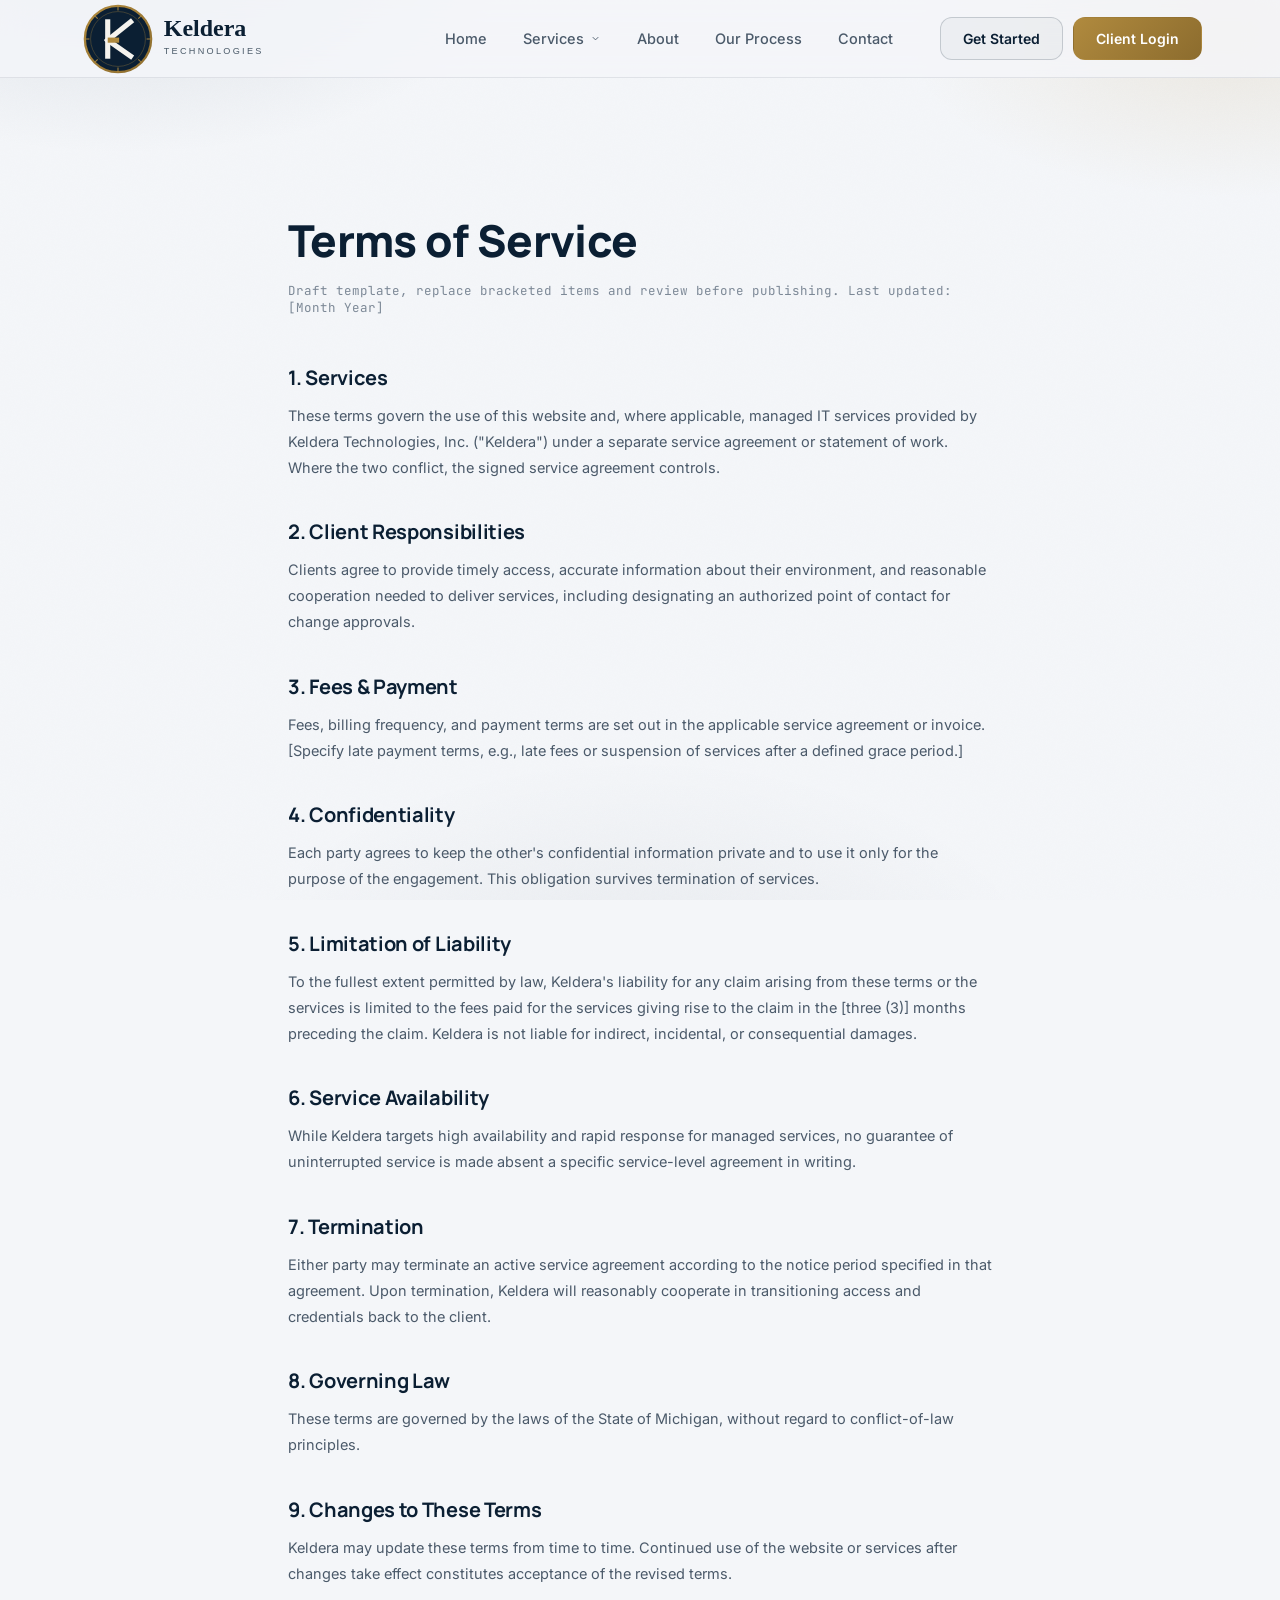
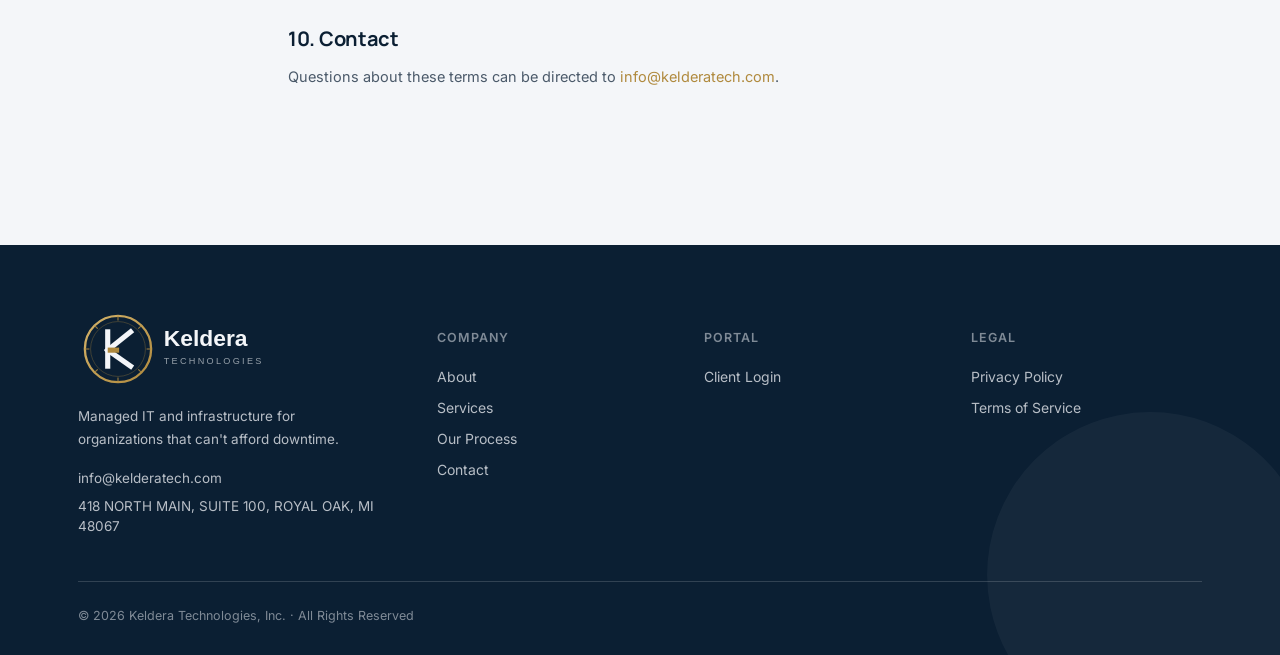
<file: terms.html>
<!DOCTYPE html>
<html lang="en">
<head>
<meta charset="UTF-8">
<meta name="viewport" content="width=device-width, initial-scale=1.0">
<title>Terms of Service | Keldera Technologies</title>
<link rel="preconnect" href="https://fonts.googleapis.com">
<link rel="preconnect" href="https://fonts.gstatic.com" crossorigin>
<link href="https://fonts.googleapis.com/css2?family=Manrope:wght@500;600;700;800&family=Inter:wght@400;500;600;700&family=JetBrains+Mono:wght@400;500&display=swap" rel="stylesheet">
<link rel="icon" type="image/svg+xml" href="assets/img/favicon.svg">
<link rel="stylesheet" href="assets/style.css">
</head>
<body>

<header class="nav">
  <div class="nav-inner container">
    <a href="index.html" class="brand">
      <img src="assets/img/logo.svg" alt="Keldera Technologies" class="brand-logo">
    </a>
    <nav class="nav-links">
      <a href="index.html">Home</a>

      <div class="nav-item">
        <button class="dropdown-trigger" aria-haspopup="true" aria-expanded="false">
          Services
          <svg class="chev" viewBox="0 0 24 24" fill="none" stroke="currentColor" stroke-width="2"><path d="M6 9l6 6 6-6"/></svg>
        </button>
        <div class="dropdown-panel">
          <a href="services.html" class="dd-all">
            <div class="dd-icon"><svg viewBox="0 0 24 24" fill="none" stroke="currentColor" stroke-width="1.8"><rect x="3" y="4" width="18" height="12" rx="2"/><path d="M8 20h8M12 16v4"/></svg></div>
            <div><div class="dd-title">All Services</div><div class="dd-desc">The full overview of what we manage, end to end.</div></div>
          </a>
          <a href="services.html#virtualization">
            <div class="dd-icon"><svg viewBox="0 0 24 24" fill="none" stroke="currentColor" stroke-width="1.8"><rect x="2" y="3" width="20" height="14" rx="2"/><path d="M8 21h8M12 17v4"/></svg></div>
            <div><div class="dd-title">Server Virtualization</div><div class="dd-desc">VMware &amp; Hyper-V, consolidated and resilient.</div></div>
          </a>
          <a href="services.html#m365">
            <div class="dd-icon"><svg viewBox="0 0 24 24" fill="none" stroke="currentColor" stroke-width="1.8"><path d="M4 13a5 5 0 0 1 5-5c.3-2.3 2.3-4 4.7-4a5 5 0 0 1 5 5 4 4 0 0 1-1 7.9H6a4 4 0 0 1-2-1.9z"/></svg></div>
            <div><div class="dd-title">Microsoft 365 Migration</div><div class="dd-desc">Mailboxes, files, and Teams, moved clean.</div></div>
          </a>
          <a href="services.html#active-directory">
            <div class="dd-icon"><svg viewBox="0 0 24 24" fill="none" stroke="currentColor" stroke-width="1.8"><circle cx="9" cy="7" r="3"/><path d="M2 20c0-3 3-5 7-5s7 2 7 5"/><circle cx="18" cy="8" r="2.4"/><path d="M15.5 20c.3-2 2-3.4 4-3.4"/></svg></div>
            <div><div class="dd-title">Active Directory &amp; Identity</div><div class="dd-desc">Accounts, policy, and access, enforced consistently.</div></div>
          </a>
          <a href="services.html#azure">
            <div class="dd-icon"><svg viewBox="0 0 24 24" fill="none" stroke="currentColor" stroke-width="1.8"><path d="M13 3L4 15h6l-1 6 9-12h-6l1-6z"/></svg></div>
            <div><div class="dd-title">Azure Cloud</div><div class="dd-desc">Hybrid or cloud-native infrastructure that scales.</div></div>
          </a>
          <a href="services.html#networking">
            <div class="dd-icon"><svg viewBox="0 0 24 24" fill="none" stroke="currentColor" stroke-width="1.8"><circle cx="5" cy="6" r="2"/><circle cx="19" cy="6" r="2"/><circle cx="12" cy="18" r="2"/><path d="M5 8v4a2 2 0 0 0 2 2h3M19 8v4a2 2 0 0 1-2 2h-3M12 14v2"/></svg></div>
            <div><div class="dd-title">Networking &amp; Security</div><div class="dd-desc">Fortinet &amp; Juniper, segmented and monitored.</div></div>
          </a>
        </div>
      </div>

      <button class="mobile-sub-toggle">
        Services
        <svg class="chev" viewBox="0 0 24 24" fill="none" stroke="currentColor" stroke-width="2"><path d="M6 9l6 6 6-6"/></svg>
      </button>
      <div class="mobile-sub-panel">
        <a href="services.html">All Services</a>
        <a href="services.html#virtualization">Server Virtualization</a>
        <a href="services.html#m365">Microsoft 365 Migration</a>
        <a href="services.html#active-directory">Active Directory &amp; Identity</a>
        <a href="services.html#azure">Azure Cloud</a>
        <a href="services.html#networking">Networking &amp; Security</a>
      </div>

      <a href="about.html">About</a>
      <a href="index.html#process">Our Process</a>
      <a href="contact.html">Contact</a>
    </nav>
    <div class="nav-actions">
      <a href="contact.html" class="btn btn-ghost">Get Started</a>
      <a href="login.html" class="btn btn-grad">Client Login</a>
      <button class="nav-toggle" aria-label="Toggle menu" aria-expanded="false">
        <span class="bars"><span></span><span></span><span></span></span>
      </button>
    </div>
  </div>
</header>
<div class="nav-overlay"></div>

<main>
  <section class="simple-page">
    <div class="container" style="max-width:760px;">
      <h1 class="reveal in">Terms of Service</h1>
      <p class="updated reveal in">Draft template, replace bracketed items and review before publishing. Last updated: [Month Year]</p>

      <div class="legal-body reveal in">
        <h2>1. Services</h2>
        <p>These terms govern the use of this website and, where applicable, managed IT services provided by Keldera Technologies, Inc. ("Keldera") under a separate service agreement or statement of work. Where the two conflict, the signed service agreement controls.</p>

        <h2>2. Client Responsibilities</h2>
        <p>Clients agree to provide timely access, accurate information about their environment, and reasonable cooperation needed to deliver services, including designating an authorized point of contact for change approvals.</p>

        <h2>3. Fees & Payment</h2>
        <p>Fees, billing frequency, and payment terms are set out in the applicable service agreement or invoice. [Specify late payment terms, e.g., late fees or suspension of services after a defined grace period.]</p>

        <h2>4. Confidentiality</h2>
        <p>Each party agrees to keep the other's confidential information private and to use it only for the purpose of the engagement. This obligation survives termination of services.</p>

        <h2>5. Limitation of Liability</h2>
        <p>To the fullest extent permitted by law, Keldera's liability for any claim arising from these terms or the services is limited to the fees paid for the services giving rise to the claim in the [three (3)] months preceding the claim. Keldera is not liable for indirect, incidental, or consequential damages.</p>

        <h2>6. Service Availability</h2>
        <p>While Keldera targets high availability and rapid response for managed services, no guarantee of uninterrupted service is made absent a specific service-level agreement in writing.</p>

        <h2>7. Termination</h2>
        <p>Either party may terminate an active service agreement according to the notice period specified in that agreement. Upon termination, Keldera will reasonably cooperate in transitioning access and credentials back to the client.</p>

        <h2>8. Governing Law</h2>
        <p>These terms are governed by the laws of the State of Michigan, without regard to conflict-of-law principles.</p>

        <h2>9. Changes to These Terms</h2>
        <p>Keldera may update these terms from time to time. Continued use of the website or services after changes take effect constitutes acceptance of the revised terms.</p>

        <h2>10. Contact</h2>
        <p>Questions about these terms can be directed to <a href="mailto:info@kelderatech.com" style="color:var(--grad-2);">info@kelderatech.com</a>.</p>
      </div>
    </div>
  </section>
</main>

<footer>
  <img src="assets/img/favicon.svg" class="watermark wm-navy wm-br" alt="">
  <div class="container">
    <div class="footer-grid">
      <div class="footer-brand">
        <a href="index.html" class="brand">
          <img src="assets/img/logo-reversed.svg" alt="Keldera Technologies" class="brand-logo">
        </a>
        <p>Managed IT and infrastructure for organizations that can't afford downtime.</p>
        <div class="footer-contact">
          <a href="mailto:info@kelderatech.com">info@kelderatech.com</a>
          <span>418 NORTH MAIN, SUITE 100, ROYAL OAK, MI 48067</span>
        </div>
<!--         <div class="social-row">
          <a href="https://www.linkedin.com/company/keldera-technologies" target="_blank" rel="noopener" aria-label="Keldera Technologies on LinkedIn" class="social-icon">
            <svg viewBox="0 0 24 24" fill="currentColor" width="18" height="18"><path d="M4.98 3.5C4.98 4.88 3.87 6 2.5 6S0 4.88 0 3.5 1.12 1 2.5 1s2.48 1.12 2.48 2.5zM.5 8.75h4V23h-4V8.75zM8.5 8.75h3.83v1.95h.05c.53-1 1.83-2.05 3.77-2.05 4.03 0 4.77 2.65 4.77 6.1V23h-4v-6.5c0-1.55-.03-3.55-2.17-3.55-2.17 0-2.5 1.7-2.5 3.44V23h-4V8.75z"/></svg>
          </a>
        </div>  -->
      </div>
      <div class="footer-col">
        <h5>Company</h5>
        <a href="about.html">About</a>
        <a href="services.html">Services</a>
        <a href="index.html#process">Our Process</a>
        <a href="contact.html">Contact</a>
      </div>
      <div class="footer-col">
        <h5>Portal</h5>
        <a href="login.html">Client Login</a>
      </div>
      <div class="footer-col">
        <h5>Legal</h5>
        <a href="privacy.html">Privacy Policy</a>
        <a href="terms.html">Terms of Service</a>
      </div>
    </div>
    <div class="footer-bottom">
      <span>© 2026 Keldera Technologies, Inc. &middot; All Rights Reserved</span>
      
    </div>
  </div>
</footer>

<nav class="tabbar">
  <div class="tabbar-inner container" style="padding:0 8px;">
    <a href="index.html" class="tab"><svg viewBox="0 0 24 24" fill="none" stroke-width="1.8"><path d="M3 11l9-8 9 8M5 10v10h14V10"/></svg>Home</a>
    <a href="services.html" class="tab"><svg viewBox="0 0 24 24" fill="none" stroke-width="1.8"><rect x="4" y="4" width="7" height="7"/><rect x="13" y="4" width="7" height="7"/><rect x="4" y="13" width="7" height="7"/><rect x="13" y="13" width="7" height="7"/></svg>Services</a>
    <a href="about.html" class="tab"><svg viewBox="0 0 24 24" fill="none" stroke-width="1.8"><circle cx="12" cy="8" r="4"/><path d="M4 20c0-4 4-6 8-6s8 2 8 6"/></svg>About</a>
    <a href="contact.html" class="tab"><svg viewBox="0 0 24 24" fill="none" stroke-width="1.8"><path d="M4 6h16v12H4z"/><path d="M4 7l8 6 8-6"/></svg>Contact</a>
    <a href="login.html" class="tab"><svg viewBox="0 0 24 24" fill="none" stroke-width="1.8"><rect x="5" y="10" width="14" height="10" rx="2"/><path d="M8 10V7a4 4 0 0 1 8 0v3"/></svg>Login</a>
  </div>
</nav>

<script src="assets/script.js"></script>
</body>
</html>
</file>
<file: assets/style.css>
/* ============================================================
   Keldera Technologies — shared stylesheet
   Navy / Silver / Azure — cool, bright, professional brand system
   ============================================================ */

:root{
  /* cool silver-white surfaces */
  --bg: #F4F6F9;
  --bg-raised: #EAEEF2;
  --surface: #FFFFFF;
  --surface-2: #EEF1F5;
  --border: rgba(13,30,51,0.09);
  --border-strong: rgba(13,30,51,0.18);

  /* ink */
  --text: #101826;
  --text-dim: #4B5A6A;
  --text-faint: #7C8896;

  /* navy anchor */
  --navy: #0B1F33;
  --navy-soft: #1B3A5C;
  --on-navy: #F4F6F9;
  --on-navy-dim: rgba(244,246,249,0.74);
  --on-navy-faint: rgba(244,246,249,0.5);
  --on-navy-border: rgba(244,246,249,0.16);
  --on-navy-border-strong: rgba(244,246,249,0.28);

  /* azure — primary bright accent */
  --azure: #B08A3E;
  --azure-deep: #8C6C2E;
  --azure-soft: rgba(176,138,62,0.12);

  /* silver — secondary metallic accent */
  --silver: #C7D0D9;
  --silver-deep: #55677A;
  --silver-soft: rgba(85,103,122,0.12);

  --gradient: linear-gradient(135deg, var(--azure), var(--azure-deep));
  --gradient-silver: linear-gradient(135deg, var(--silver), var(--silver-deep));
  --grad-2: var(--azure);

  --status-ok: #1F9D72;

  --font-display: "Manrope", "Inter", -apple-system, sans-serif;
  --font-body: "Inter", -apple-system, sans-serif;
  --font-mono: "JetBrains Mono", "SF Mono", monospace;

  --radius-sm: 12px;
  --radius-md: 18px;
  --radius-lg: 28px;
  --radius-xl: 34px;
  --nav-h: 78px;
  --tabbar-h: 64px;
}

*{box-sizing:border-box;}
html{scroll-behavior:smooth;}
body{
  margin:0;
  background:var(--bg);
  color:var(--text);
  font-family:var(--font-body);
  -webkit-font-smoothing:antialiased;
  padding-bottom:0;
  overflow-x:hidden;
}
img,svg{display:block; max-width:100%;}
a{color:inherit; text-decoration:none;}
h1,h2,h3,h4{font-family:var(--font-display); margin:0; letter-spacing:-0.015em;}
p{margin:0;}
ul{margin:0; padding:0; list-style:none;}
.container{max-width:1180px; margin:0 auto; padding:0 28px; position:relative;}

::selection{background:var(--azure); color:#fff;}

:focus-visible{
  outline:2px solid var(--azure);
  outline-offset:3px;
  border-radius:4px;
}

/* background — cool silver-blue aurora */
body::before{
  content:"";
  position:fixed; inset:0; z-index:-2;
  background:
    radial-gradient(48% 34% at 10% -4%, rgba(85,103,122,0.14), transparent 62%),
    radial-gradient(42% 30% at 96% 4%, rgba(176,138,62,0.13), transparent 60%),
    radial-gradient(50% 40% at 50% 110%, rgba(11,31,51,0.05), transparent 65%),
    var(--bg);
}
body::after{
  content:"";
  position:fixed; inset:0; z-index:-1; pointer-events:none;
  opacity:0.02;
  background-image:url("data:image/svg+xml,%3Csvg xmlns='http://www.w3.org/2000/svg' width='120' height='120'%3E%3Cfilter id='n'%3E%3CfeTurbulence type='fractalNoise' baseFrequency='0.9' numOctaves='2' stitchTiles='stitch'/%3E%3C/filter%3E%3Crect width='100%25' height='100%25' filter='url(%23n)'/%3E%3C/svg%3E");
}

/* ---------------- BRAND WATERMARK ---------------- */
.wm-host{position:relative; overflow:hidden;}
.watermark{
  position:absolute; width:380px; height:380px; opacity:0.05;
  pointer-events:none; z-index:0; display:block;
}
.watermark.wm-tr{top:-90px; right:-70px; transform:rotate(8deg);}
.watermark.wm-bl{bottom:-100px; left:-90px; transform:rotate(-6deg);}
.watermark.wm-br{bottom:-110px; right:-60px; transform:rotate(10deg);}
.watermark.wm-navy{filter:brightness(0) invert(1); opacity:0.04;}
.wm-host > .container{position:relative; z-index:1;}

.seal-badge{
  display:inline-flex; align-items:center; justify-content:center;
  width:36px; height:36px; border-radius:50%; flex-shrink:0;
  background:rgba(244,246,249,0.08); border:1px solid var(--on-navy-border-strong);
  padding:6px;
}
.seal-badge img{width:100%; height:100%;}
.seal-badge.on-light{background:var(--azure-soft); border-color:rgba(176,138,62,0.28);}

/* ---------------- NAV ---------------- */
.nav{
  position:sticky; top:0; z-index:200;
  height:var(--nav-h);
  display:flex; align-items:center;
  background:rgba(244,246,249,0.82);
  backdrop-filter:blur(16px) saturate(160%);
  border-bottom:1px solid var(--border);
}
.nav-inner{
  width:100%;
  display:flex; align-items:center; justify-content:space-between; gap:20px;
}
.brand{display:flex; align-items:center; gap:10px;}
.brand-logo{height:80px; width:auto; display:block;}

.nav-links{display:flex; align-items:center; gap:2px;}
.nav-links > a{
  font-size:14.5px; font-weight:500; color:var(--text-dim);
  padding:11px 17px; border-radius:10px; position:relative;
  transition:color .2s ease, background .2s ease;
}
.nav-links > a:hover{color:var(--navy); background:rgba(13,30,51,0.05);}
.nav-links > a.active{color:var(--navy); font-weight:600;}
.nav-links > a.active::after{
  content:""; position:absolute; left:17px; right:17px; bottom:5px; height:2.5px;
  background:var(--gradient); border-radius:2px;
}

/* services mega-dropdown */
.nav-item{position:relative;}
.dropdown-trigger{
  display:flex; align-items:center; gap:6px;
  font-size:14.5px; font-weight:500; color:var(--text-dim);
  padding:11px 17px; border-radius:10px; position:relative;
  background:none; border:none; cursor:pointer; font-family:var(--font-body);
  transition:color .2s ease, background .2s ease;
}
.dropdown-trigger:hover, .dropdown-trigger.active{color:var(--navy); background:rgba(13,30,51,0.05);}
.dropdown-trigger .chev{width:11px; height:11px; stroke:currentColor; transition:transform .22s ease;}
.dropdown-trigger.active .chev{transform:rotate(180deg);}
.dropdown-trigger.current{color:var(--navy); font-weight:600;}
.dropdown-trigger.current::after{
  content:""; position:absolute; left:17px; right:17px; bottom:5px; height:2.5px;
  background:var(--gradient); border-radius:2px;
}

.dropdown-panel{
  position:absolute; top:calc(100% + 10px); left:50%; transform:translate(-50%,8px);
  width:520px; max-width:80vw;
  background:var(--surface); border:1px solid var(--border); border-radius:var(--radius-md);
  box-shadow:0 30px 60px -24px rgba(11,31,51,0.28);
  padding:12px; display:grid; grid-template-columns:1fr 1fr; gap:4px;
  opacity:0; pointer-events:none; visibility:hidden;
  transition:opacity .2s ease, transform .2s ease, visibility 0s linear .2s;
  z-index:250;
}
.dropdown-panel.wide-open, .nav-item:hover .dropdown-panel{
  opacity:1; pointer-events:auto; visibility:visible; transform:translate(-50%,0);
  transition:opacity .2s ease, transform .2s ease;
}
.dropdown-panel a{
  display:flex; align-items:flex-start; gap:12px;
  padding:12px; border-radius:10px; color:var(--text);
  transition:background .18s ease;
}
.dropdown-panel a:hover{background:var(--surface-2);}
.dropdown-panel a.dd-all{grid-column:1 / -1; border-bottom:1px solid var(--border); border-radius:10px 10px 0 0; margin-bottom:6px; padding-bottom:14px;}
.dropdown-panel .dd-icon{
  width:34px; height:34px; border-radius:9px; flex-shrink:0;
  display:flex; align-items:center; justify-content:center;
  background:var(--azure-soft);
}
.dropdown-panel .dd-icon svg{width:17px; height:17px; stroke:var(--azure-deep);}
.dropdown-panel a:nth-child(3) .dd-icon, .dropdown-panel a:nth-child(5) .dd-icon{background:var(--silver-soft);}
.dropdown-panel a:nth-child(3) .dd-icon svg, .dropdown-panel a:nth-child(5) .dd-icon svg{stroke:var(--silver-deep);}
.dropdown-panel .dd-title{font-size:13.5px; font-weight:600; color:var(--navy); margin-bottom:2px;}
.dropdown-panel .dd-desc{font-size:12px; color:var(--text-faint); line-height:1.4;}

.nav-actions{display:flex; align-items:center; gap:10px;}

.btn{
  display:inline-flex; align-items:center; justify-content:center; gap:8px;
  font-family:var(--font-body); font-weight:600; font-size:14px;
  padding:12px 22px; border-radius:12px; cursor:pointer; border:1px solid transparent;
  transition:transform .18s cubic-bezier(.34,1.56,.64,1), box-shadow .2s ease, background .2s ease, border-color .2s ease;
  white-space:nowrap;
}
.btn:hover{transform:translateY(-2px);}
.btn:active{transform:translateY(0px);}
.btn-grad{
  background:var(--gradient); color:#fff;
}
.btn-grad:hover{box-shadow:0 14px 28px -12px rgba(140,108,46,0.45);}
.btn-ghost{
  background:rgba(13,30,51,0.03); color:var(--navy); border-color:var(--border-strong);
}
.btn-ghost:hover{background:rgba(13,30,51,0.07); border-color:var(--azure);}
.btn-azure{background:var(--gradient); color:#fff;}
.btn-azure:hover{box-shadow:0 14px 28px -12px rgba(140,108,46,0.45);}
.btn-silver{background:var(--gradient-silver); color:#fff;}
.btn-silver:hover{box-shadow:0 14px 28px -12px rgba(85,103,122,0.4);}
.btn-block{width:100%;}
.btn-lg{padding:15px 28px; font-size:15.5px; border-radius:14px;}

.nav-toggle{
  display:none; width:46px; height:46px; border-radius:12px;
  background:var(--surface); border:1px solid var(--border-strong);
  color:var(--navy); align-items:center; justify-content:center; cursor:pointer;
  position:relative; flex-shrink:0;
}
.nav-toggle:hover{border-color:var(--azure);}
.nav-toggle .bars{width:19px; height:14px; position:relative;}
.nav-toggle .bars span{
  position:absolute; left:0; right:0; height:2px; border-radius:2px;
  background:currentColor; transition:transform .28s ease, opacity .2s ease, top .28s ease;
}
.nav-toggle .bars span:nth-child(1){top:0;}
.nav-toggle .bars span:nth-child(2){top:6px;}
.nav-toggle .bars span:nth-child(3){top:12px;}
.nav-toggle.active .bars span:nth-child(1){top:6px; transform:rotate(45deg);}
.nav-toggle.active .bars span:nth-child(2){opacity:0;}
.nav-toggle.active .bars span:nth-child(3){top:6px; transform:rotate(-45deg);}

.nav-overlay{
  display:none; position:fixed; inset:0; z-index:140;
  background:rgba(11,31,51,0.32); backdrop-filter:blur(2px);
  opacity:0; transition:opacity .25s ease;
}
.nav-overlay.open{display:block; opacity:1;}

/* mobile services accordion (hidden on desktop) */
.mobile-sub{display:none;}
.mobile-sub-toggle{
  display:none; width:100%; align-items:center; justify-content:space-between;
  font-size:16px; font-weight:500; color:var(--text-dim);
  padding:15px 14px; border-radius:10px; background:none; border:none;
  border-bottom:1px solid var(--border); font-family:var(--font-body); cursor:pointer;
}
.mobile-sub-toggle .chev{width:13px; height:13px; stroke:currentColor; transition:transform .22s ease;}
.mobile-sub-toggle.open .chev{transform:rotate(180deg);}
.mobile-sub-panel{
  display:none; max-height:0; overflow:hidden;
  transition:max-height .3s ease;
  padding-left:10px; border-bottom:1px solid var(--border);
}
.mobile-sub-panel a{
  display:block; padding:12px 14px; font-size:14.5px; color:var(--text-dim); border-radius:8px;
}

/* ---------------- MOBILE APP TAB BAR ---------------- */
.tabbar{
  display:none;
  position:fixed; bottom:0; left:0; right:0; z-index:200;
  height:var(--tabbar-h);
  background:rgba(255,255,255,0.94);
  backdrop-filter:blur(16px) saturate(140%);
  border-top:1px solid var(--border);
  padding-bottom:env(safe-area-inset-bottom);
  box-shadow:0 -8px 24px -16px rgba(11,31,51,0.18);
}
.tabbar-inner{
  height:100%; display:grid; grid-template-columns:repeat(5,1fr);
}
.tab{
  display:flex; flex-direction:column; align-items:center; justify-content:center; gap:4px;
  color:var(--text-faint); font-size:10.5px; font-weight:500;
}
.tab svg{width:20px; height:20px; stroke:currentColor;}
.tab.active{color:var(--azure);}
.tab.active svg{stroke:var(--azure);}

/* ---------------- SECTIONS ---------------- */
main{display:block;}
section{padding:112px 0;}
.section-tight{padding:76px 0;}
.section-tint-silver{background:radial-gradient(60% 60% at 50% 0%, rgba(85,103,122,0.07), transparent 70%);}
.section-tint-azure{background:radial-gradient(60% 60% at 50% 0%, rgba(176,138,62,0.07), transparent 70%);}
.eyebrow{
  font-family:var(--font-mono); font-size:12px; letter-spacing:0.16em; text-transform:uppercase;
  color:var(--silver-deep); margin:0 0 18px; display:flex; align-items:center; gap:10px;
}
.eyebrow.az{color:var(--azure-deep);}
.eyebrow::before{content:""; width:9px; height:9px; border-radius:50%; background:var(--gradient-silver); display:inline-block;}
.eyebrow.az::before{background:var(--gradient);}
h2.h-section{
  font-size:clamp(28px, 3.8vw, 44px); font-weight:700; line-height:1.12; letter-spacing:-0.02em;
  color:var(--navy);
  margin:0 0 18px;
}
.section-lead{font-size:17px; line-height:1.75; color:var(--text-dim); max-width:58ch; margin:0;}
.section-head{margin-bottom:64px;}

.reveal{opacity:0; transform:translateY(22px); transition:opacity .7s ease, transform .7s ease;}
.reveal.in{opacity:1; transform:translateY(0);}

/* ---------------- HERO ---------------- */
.hero{padding:64px 0 108px; position:relative; overflow:hidden;}
.hero::before{
  content:""; position:absolute; top:-180px; right:-160px; width:520px; height:520px; border-radius:50%;
  background:radial-gradient(circle, rgba(85,103,122,0.22), transparent 70%);
  filter:blur(10px); pointer-events:none; z-index:-1;
}
.hero::after{
  content:""; position:absolute; bottom:-220px; left:-180px; width:480px; height:480px; border-radius:50%;
  background:radial-gradient(circle, rgba(176,138,62,0.16), transparent 70%);
  filter:blur(10px); pointer-events:none; z-index:-1;
}
.hero-grid{display:grid; grid-template-columns:1.05fr 0.95fr; gap:60px; align-items:center;}
h1.hero-title{
  font-size:clamp(36px, 5.6vw, 64px); font-weight:800; line-height:1.05; letter-spacing:-0.03em;
  color:var(--navy);
  margin:0 0 24px;
}
.hero-title .grad-text{
  background:var(--gradient); -webkit-background-clip:text; background-clip:text; color:transparent;
}
.hero-sub{font-size:17.5px; line-height:1.75; color:var(--text-dim); max-width:52ch; margin:0 0 36px;}
.hero-ctas{display:flex; gap:14px; flex-wrap:wrap;}

/* status / monitoring widget — signature element, kept dark to echo the seal */
.status-card{
  position:relative;
  background:linear-gradient(160deg, var(--navy-soft), var(--navy) 70%);
  border:1px solid rgba(199,208,217,0.3);
  border-radius:var(--radius-lg);
  padding:26px;
  box-shadow:0 36px 70px -30px rgba(11,31,51,0.55);
}
.status-card::before{
  content:"";
  position:absolute; inset:-1px; border-radius:var(--radius-lg); padding:1px;
  background:linear-gradient(135deg, var(--silver), var(--azure));
  -webkit-mask:linear-gradient(#000 0 0) content-box, linear-gradient(#000 0 0);
  -webkit-mask-composite:xor; mask-composite:exclude;
  opacity:0.5; pointer-events:none;
}
.status-head{display:flex; align-items:center; justify-content:space-between; margin-bottom:20px;}
.status-title{font-family:var(--font-mono); font-size:11.5px; letter-spacing:0.1em; text-transform:uppercase; color:var(--on-navy-dim);}
.status-live{display:flex; align-items:center; gap:7px; font-family:var(--font-mono); font-size:11.5px; color:#5FCB99;}
.dot-live{width:7px; height:7px; border-radius:50%; background:#5FCB99; box-shadow:0 0 0 0 rgba(95,203,153,0.6); animation:pulse 2s infinite;}
@keyframes pulse{
  0%{box-shadow:0 0 0 0 rgba(95,203,153,0.55);}
  70%{box-shadow:0 0 0 10px rgba(95,203,153,0);}
  100%{box-shadow:0 0 0 0 rgba(95,203,153,0);}
}
.status-grid{display:grid; grid-template-columns:1fr 1fr; gap:14px; margin-bottom:18px;}
.status-metric{
  background:rgba(244,246,249,0.05); border:1px solid var(--on-navy-border);
  border-radius:var(--radius-sm); padding:16px;
}
.status-metric .num{font-family:var(--font-mono); font-size:23px; font-weight:600; color:var(--on-navy);}
.status-metric .lbl{font-size:11.5px; color:var(--on-navy-faint); margin-top:3px;}
.status-rows{display:flex; flex-direction:column; gap:10px;}
.status-row{
  display:flex; align-items:center; justify-content:space-between;
  font-size:13px; padding:9px 0; border-bottom:1px dashed var(--on-navy-border);
}
.status-row:last-child{border-bottom:none;}
.status-row .name{color:var(--on-navy-dim); display:flex; align-items:center; gap:8px;}
.status-row .name .mini-dot{width:6px; height:6px; border-radius:50%; background:#5FCB99;}
.status-row .val{font-family:var(--font-mono); color:var(--on-navy); font-size:12.5px;}
.status-note{font-size:11px; color:var(--on-navy-faint); margin-top:16px; text-align:center;}

/* about "Quick Facts" card reuses status-rows on a light card — override back to ink */
.card .status-rows .status-row{border-bottom:1px dashed var(--border);}
.card .status-rows .name{color:var(--text-dim);}
.card .status-rows .name .mini-dot{background:var(--azure-deep);}
.card .status-rows .val{color:var(--text);}

/* compact spec widget — used in tech-block sections, smaller sibling of status-card */
.spec-card{
  position:relative;
  background:linear-gradient(160deg, var(--navy-soft), var(--navy) 75%);
  border:1px solid rgba(199,208,217,0.28);
  border-radius:var(--radius-md);
  padding:24px;
  box-shadow:0 24px 50px -26px rgba(11,31,51,0.5);
}
.spec-card .spec-label{
  font-family:var(--font-mono); font-size:11px; letter-spacing:0.12em; text-transform:uppercase;
  color:var(--on-navy-faint); margin-bottom:14px; display:flex; align-items:center; gap:8px;
}
.spec-card .spec-label::before{content:""; width:7px; height:7px; border-radius:50%; background:var(--azure);}

/* quick facts strip */
.facts{
  display:grid; grid-template-columns:repeat(4,1fr); gap:1px;
  background:var(--border); border:1px solid var(--border); border-radius:var(--radius-md); overflow:hidden;
}
.fact{background:var(--surface); padding:26px 20px; text-align:center;}
.fact .num{font-family:var(--font-mono); font-size:26px; font-weight:700; background:var(--gradient); -webkit-background-clip:text; background-clip:text; color:transparent;}
.fact .lbl{font-size:12.5px; color:var(--text-dim); margin-top:7px;}

/* ---------------- CARDS ---------------- */
.grid-2{display:grid; grid-template-columns:repeat(2,1fr); gap:24px;}
.grid-3{display:grid; grid-template-columns:repeat(3,1fr); gap:24px;}
.card{
  background:var(--surface); border:1px solid var(--border); border-radius:var(--radius-md);
  padding:30px; box-shadow:0 4px 18px -10px rgba(11,31,51,0.09);
  transition:transform .3s cubic-bezier(.22,1,.36,1), border-color .25s ease, box-shadow .3s ease;
}
.card:hover{transform:translateY(-6px); border-color:var(--border-strong); box-shadow:0 22px 40px -18px rgba(11,31,51,0.18);}
.card-icon{
  width:46px; height:46px; border-radius:13px; margin-bottom:20px;
  background:var(--silver-soft); border:1px solid rgba(85,103,122,0.32);
  display:flex; align-items:center; justify-content:center;
}
.card-icon svg{width:21px; height:21px; stroke:var(--silver-deep);}
.grid-2 .card:nth-child(even) .card-icon, .grid-3 .card:nth-child(3n+2) .card-icon{
  background:var(--azure-soft); border-color:rgba(176,138,62,0.32);
}
.grid-2 .card:nth-child(even) .card-icon svg, .grid-3 .card:nth-child(3n+2) .card-icon svg{stroke:var(--azure-deep);}
.card h3{font-size:19px; font-weight:700; color:var(--navy); margin-bottom:10px;}
.card p{font-size:14.5px; line-height:1.68; color:var(--text-dim);}
.card .num{font-family:var(--font-mono); font-size:13px; color:var(--navy-soft); margin-bottom:12px; display:block;}

/* ---------------- TECH CAPABILITY BLOCKS ---------------- */
.tech-block{display:grid; grid-template-columns:1.1fr 0.9fr; gap:56px; align-items:center;}
.tech-block.rev{grid-template-columns:0.9fr 1.1fr;}
.tech-block.rev .tech-visual{order:-1;}
.tech-block + .tech-block{margin-top:96px;}
.tech-icon{
  width:52px; height:52px; border-radius:14px; margin-bottom:20px;
  background:var(--azure-soft); border:1px solid rgba(176,138,62,0.32);
  display:flex; align-items:center; justify-content:center;
}
.tech-icon svg{width:24px; height:24px; stroke:var(--azure-deep);}
.tech-block:nth-child(even) .tech-icon, .tech-block.silver-accent .tech-icon{
  background:var(--silver-soft); border-color:rgba(85,103,122,0.32);
}
.tech-block:nth-child(even) .tech-icon svg, .tech-block.silver-accent .tech-icon svg{stroke:var(--silver-deep);}
.tech-block h3{font-size:clamp(22px,2.6vw,28px); font-weight:700; color:var(--navy); margin-bottom:14px;}
.tech-block > div > p.tech-desc{font-size:15.5px; line-height:1.75; color:var(--text-dim); margin-bottom:22px; max-width:52ch;}
.tech-list{display:flex; flex-direction:column; gap:12px;}
.tech-list li{
  display:flex; align-items:flex-start; gap:11px; font-size:14.5px; line-height:1.6; color:var(--text-dim);
}
.tech-list li::before{
  content:""; flex-shrink:0; width:7px; height:7px; border-radius:50%; margin-top:8px;
  background:var(--gradient);
}

/* ---------------- OUR PROCESS ---------------- */
.process-intro{max-width:74ch; font-size:16.5px; line-height:1.8; color:var(--text-dim); margin-bottom:56px;}
.process-grid{display:grid; grid-template-columns:repeat(5,1fr); gap:18px; position:relative;}
.process-step{
  background:var(--surface); border:1px solid var(--border); border-radius:var(--radius-md);
  padding:24px 20px; position:relative;
  box-shadow:0 4px 18px -10px rgba(11,31,51,0.08);
  transition:transform .3s ease, box-shadow .3s ease;
}
.process-step:hover{transform:translateY(-5px); box-shadow:0 20px 36px -16px rgba(11,31,51,0.16);}
.process-num{
  font-family:var(--font-mono); font-size:12px; font-weight:600; color:#fff;
  width:28px; height:28px; border-radius:50%; background:var(--gradient);
  display:flex; align-items:center; justify-content:center; margin-bottom:16px;
}
.process-step:nth-child(even) .process-num{background:var(--gradient-silver);}
.process-step h4{font-size:15.5px; font-weight:700; color:var(--navy); margin-bottom:8px; line-height:1.3;}
.process-step p{font-size:13px; line-height:1.6; color:var(--text-dim);}
.process-connector{
  position:absolute; top:38px; left:0; right:0; height:1px;
  background:repeating-linear-gradient(90deg, var(--border-strong) 0 8px, transparent 8px 16px);
  z-index:-1;
}

/* ---------------- TESTIMONIAL ---------------- */
.testimonial{
  background:var(--surface); border:1px solid var(--border); border-radius:var(--radius-lg);
  padding:40px; box-shadow:0 4px 18px -10px rgba(11,31,51,0.09); position:relative;
}
.testimonial::before{
  content:"“"; position:absolute; top:16px; left:30px; font-family:var(--font-display);
  font-size:72px; color:rgba(13,30,51,0.12); line-height:1;
}
.testimonial blockquote{
  margin:0 0 22px; padding-top:20px; font-family:var(--font-display); font-size:20px; font-weight:600;
  line-height:1.5; color:var(--navy); font-style:normal;
}
.testimonial .who{display:flex; align-items:center; gap:12px;}
.testimonial .who-mark{
  width:42px; height:42px; border-radius:50%; background:var(--gradient);
  display:flex; align-items:center; justify-content:center;
  font-family:var(--font-display); font-weight:700; color:#fff; font-size:15px; flex-shrink:0;
}
.testimonial .who-name{font-size:14.5px; font-weight:600; color:var(--navy);}
.testimonial .who-role{font-size:12.5px; color:var(--text-faint);}

/* ---------------- TIMELINE (about) ---------------- */
.timeline{position:relative; padding-left:28px; border-left:1px solid var(--border);}
.t-item{position:relative; padding-bottom:36px;}
.t-item:last-child{padding-bottom:0;}
.t-item::before{
  content:""; position:absolute; left:-33px; top:3px; width:11px; height:11px; border-radius:50%;
  background:var(--bg); border:2px solid var(--silver-deep);
}
.t-date{font-family:var(--font-mono); font-size:12px; color:var(--navy-soft); margin-bottom:6px;}
.t-item h4{font-size:17px; font-weight:700; color:var(--navy); margin-bottom:3px;}
.t-org{font-size:13px; color:var(--text-faint); margin-bottom:8px;}
.t-item p{font-size:14px; line-height:1.6; color:var(--text-dim); max-width:60ch;}

/* pills */
.pill-grid{display:flex; flex-wrap:wrap; gap:10px;}
.pill{
  font-family:var(--font-mono); font-size:12.5px; padding:9px 15px; border-radius:22px;
  background:var(--surface); border:1px solid var(--border); color:var(--text-dim);
  transition:border-color .2s ease, color .2s ease;
}
.pill:hover{border-color:var(--azure); color:var(--navy);}

/* ---------------- PHOTO GALLERY (branded duotone treatment) ---------------- */
.photo-grid{display:grid; grid-template-columns:repeat(4,1fr); gap:20px;}
.photo-grid.cols-2{grid-template-columns:repeat(2,1fr);}
.photo-card{
  position:relative; border-radius:var(--radius-md); overflow:hidden;
  border:1px solid var(--border); aspect-ratio:4/5; background:var(--surface);
  box-shadow:0 4px 18px -10px rgba(11,31,51,0.12);
  transition:transform .3s ease, box-shadow .3s ease;
}
.photo-card:hover{transform:translateY(-4px); box-shadow:0 20px 36px -16px rgba(11,31,51,0.22);}
.photo-grid.cols-2 .photo-card{aspect-ratio:5/4;}
.photo-card img{width:100%; height:100%; object-fit:cover; display:block; transition:transform .5s ease, filter .4s ease; filter:grayscale(20%) saturate(92%) contrast(1.03);}
.photo-card:hover img{transform:scale(1.06); filter:grayscale(0%) saturate(100%) contrast(1.03);}
.photo-card::after{
  content:""; position:absolute; inset:0; z-index:1; pointer-events:none;
  background:linear-gradient(160deg, rgba(11,31,51,0.30), rgba(176,138,62,0.12) 60%, transparent 100%);
  mix-blend-mode:multiply; transition:opacity .4s ease;
}
.photo-card:hover::after{opacity:0.55;}
.photo-card .cap{
  position:absolute; left:0; right:0; bottom:0; padding:18px 16px 14px; z-index:2;
  font-family:var(--font-mono); font-size:11.5px; letter-spacing:0.02em; color:var(--on-navy);
  background:linear-gradient(180deg, transparent, rgba(11,31,51,0.92) 70%);
}
.photo-banner{
  border-radius:var(--radius-lg); overflow:hidden; border:1px solid var(--border);
  margin-bottom:8px; position:relative;
  box-shadow:0 4px 18px -10px rgba(11,31,51,0.12);
}
.photo-banner img{width:100%; height:320px; object-fit:cover; display:block; filter:grayscale(15%) saturate(94%) contrast(1.03);}
.photo-banner::after{
  content:""; position:absolute; inset:0; z-index:1; pointer-events:none;
  background:linear-gradient(160deg, rgba(11,31,51,0.32), rgba(176,138,62,0.1) 55%, transparent 100%);
  mix-blend-mode:multiply;
}
.photo-banner .cap{
  position:absolute; left:0; right:0; bottom:0; padding:22px 28px; z-index:2;
  font-family:var(--font-mono); font-size:12px; letter-spacing:0.04em; color:var(--on-navy);
  background:linear-gradient(180deg, transparent, rgba(11,31,51,0.85));
}

/* ---------------- CTA BAND (navy, echoes the seal) ---------------- */
.cta-band{
  border-radius:var(--radius-xl); padding:72px 44px; text-align:center; position:relative; overflow:hidden;
  background:linear-gradient(135deg, var(--navy-soft), var(--navy));
  border:1px solid rgba(199,208,217,0.25);
}
.cta-band::before{
  content:""; position:absolute; top:-140px; right:-100px; width:340px; height:340px; border-radius:50%;
  background:radial-gradient(circle, rgba(176,138,62,0.22), transparent 70%); pointer-events:none;
}
.cta-seal{margin:0 auto 20px;}
.cta-band h2{font-size:clamp(25px,3.2vw,34px); margin-bottom:16px; color:var(--on-navy); position:relative;}
.cta-band p{color:var(--on-navy-dim); max-width:52ch; margin:0 auto 30px; font-size:15.5px; position:relative;}
.cta-band .btn-ghost{background:rgba(244,246,249,0.06); color:var(--on-navy); border-color:var(--on-navy-border-strong);}
.cta-band .btn-ghost:hover{background:rgba(244,246,249,0.12); border-color:var(--silver);}
.cta-band > *{position:relative;}

/* ---------------- FOOTER (navy, letterhead style) ---------------- */
footer{background:var(--navy); padding:64px 0 32px; margin-top:48px; position:relative; overflow:hidden;}
.footer-grid{display:grid; grid-template-columns:1.4fr 1fr 1fr 1fr; gap:36px; margin-bottom:44px;}
.footer-brand p{font-size:13.5px; color:var(--on-navy-dim); margin-top:16px; max-width:32ch; line-height:1.65;}
.footer-contact{margin-top:18px; display:flex; flex-direction:column; gap:8px;}
.footer-contact a, .footer-contact span{font-size:13.5px; color:var(--on-navy-dim); line-height:1.5;}
.footer-contact a:hover{color:var(--azure);}
.social-row{display:flex; gap:10px; margin-top:20px;}
.social-icon{
  display:flex; align-items:center; justify-content:center;
  width:36px; height:36px; border-radius:50%;
  border:1px solid var(--on-navy-border-strong); color:var(--on-navy-dim);
  transition:background .2s ease, border-color .2s ease, color .2s ease;
}
.social-icon:hover{background:rgba(244,246,249,0.08); border-color:var(--azure); color:var(--on-navy);}
.footer-col h5{font-size:12.5px; text-transform:uppercase; letter-spacing:0.08em; color:var(--on-navy-faint); margin-bottom:16px; font-weight:600;}
.footer-col a{display:block; font-size:14px; color:var(--on-navy-dim); padding:7px 0;}
.footer-col a:hover{color:var(--azure);}
.footer-bottom{
  display:flex; justify-content:space-between; align-items:center; flex-wrap:wrap; gap:10px;
  padding-top:26px; border-top:1px solid var(--on-navy-border);
  font-size:12.5px; color:var(--on-navy-faint);
}

/* ---------------- FORMS (contact / login) ---------------- */
.form-card{
  background:var(--surface); border:1px solid var(--border); border-radius:var(--radius-lg);
  padding:36px; max-width:480px; box-shadow:0 4px 18px -10px rgba(11,31,51,0.09);
}
.field{margin-bottom:20px;}
.field label{display:block; font-size:13px; font-weight:500; color:var(--text-dim); margin-bottom:8px;}
.field input, .field textarea{
  width:100%; background:var(--bg); border:1px solid var(--border-strong);
  border-radius:12px; padding:13px 15px; color:var(--text); font-family:var(--font-body); font-size:14.5px;
  transition:border-color .2s ease, background .2s ease;
}
.field input:focus, .field textarea:focus{
  outline:none; border-color:var(--azure); background:var(--surface);
}
.field textarea{resize:vertical; min-height:110px;}
.form-note{font-size:12.5px; color:var(--text-faint); margin-top:18px; text-align:center;}
.form-status{font-size:13.5px; margin-top:14px; text-align:center; display:none;}
.form-status.show{display:block;}

.simple-page{padding:132px 0 96px; position:relative;}
.simple-page h1{font-size:clamp(30px,4.4vw,44px); font-weight:800; color:var(--navy); margin-bottom:12px;}
.simple-page .updated{font-family:var(--font-mono); font-size:12.5px; color:var(--text-faint); margin-bottom:48px;}
.legal-body h2{font-size:20px; color:var(--navy); margin:38px 0 12px; font-weight:700;}
.legal-body p, .legal-body li{font-size:14.5px; line-height:1.78; color:var(--text-dim); margin-bottom:12px;}
.legal-body ul{padding-left:20px; list-style:disc;}
.legal-body strong{color:var(--text);}

/* login gateway */
.gate-card{
  max-width:440px; margin:0 auto; text-align:center;
  background:var(--surface); border:1px solid var(--border-strong); border-radius:var(--radius-lg);
  padding:48px 36px; position:relative; box-shadow:0 4px 18px -10px rgba(11,31,51,0.09);
}
.gate-mark{width:68px; height:auto; margin:0 auto 24px;}
.gate-card h1{font-size:25px; font-weight:800; color:var(--navy); margin-bottom:12px;}
.gate-card p{font-size:14.5px; color:var(--text-dim); line-height:1.65; margin-bottom:28px;}

/* ---------------- RESPONSIVE ---------------- */
@media (max-width:1000px){
  .dropdown-panel{width:460px;}
}
@media (max-width:900px){
  .hero-grid{grid-template-columns:1fr;}
  .grid-2, .grid-3{grid-template-columns:1fr;}
  .facts{grid-template-columns:repeat(2,1fr);}
  .footer-grid{grid-template-columns:1fr 1fr; row-gap:32px;}
  .photo-grid{grid-template-columns:repeat(2,1fr);}
  .photo-grid.cols-2{grid-template-columns:1fr;}
  .photo-banner img{height:240px;}
  .tech-block, .tech-block.rev{grid-template-columns:1fr; gap:32px;}
  .tech-block.rev .tech-visual{order:0;}
  .tech-block + .tech-block{margin-top:64px;}
  .process-grid{grid-template-columns:repeat(2,1fr);}
  .process-connector{display:none;}
}
@media (max-width:760px){
  :root{--nav-h:66px;}
  .brand-logo{height:64px;}
  .container{padding:0 20px;}
  .nav-item{display:none;}
  .nav-links{
    position:fixed; top:var(--nav-h); left:0; right:0;
    max-height:calc(100vh - var(--nav-h)); overflow-y:auto;
    background:var(--surface);
    border-bottom:1px solid var(--border);
    box-shadow:0 20px 40px -20px rgba(11,31,51,0.25);
    flex-direction:column; align-items:stretch; padding:10px 14px 18px; gap:2px;
    transform:translateY(-8px); opacity:0; visibility:hidden;
    transition:transform .25s ease, opacity .22s ease, visibility 0s linear .25s; z-index:150;
  }
  .nav-links.open{transform:translateY(0); opacity:1; visibility:visible; transition:transform .25s ease, opacity .22s ease;}
  .nav-links > a{padding:15px 14px; font-size:16px; border-radius:10px; border-bottom:1px solid var(--border);}
  .nav-links > a.active::after{display:none;}
  .nav-links > a.active{background:var(--azure-soft);}
  .mobile-sub-toggle{display:flex;}
  .mobile-sub-panel.open{display:block; max-height:400px;}
  .nav-toggle{display:flex;}
  .nav-actions .btn-ghost{display:none;}
  .tabbar{display:block;}
  body{padding-bottom:calc(var(--tabbar-h) + env(safe-area-inset-bottom));}
  section{padding:64px 0;}
  .section-tight{padding:52px 0;}
  .simple-page{padding:104px 0 68px;}
  .footer-grid{grid-template-columns:1fr; gap:30px; text-align:left;}
  .cta-band{padding:48px 26px;}
  .testimonial{padding:28px 24px;}
  .testimonial blockquote{font-size:17.5px;}
  .section-head{margin-bottom:44px;}
  .process-grid{grid-template-columns:1fr;}
  .watermark{width:220px; height:220px;}
}
@media (max-width:420px){
  .hero-ctas .btn{width:100%;}
  .hero-ctas{flex-direction:column;}
}
@media (prefers-reduced-motion:reduce){
  html{scroll-behavior:auto;}
  .reveal{opacity:1; transform:none; transition:none;}
  .dot-live{animation:none;}
  .card{transition:none;}
}
</file>
